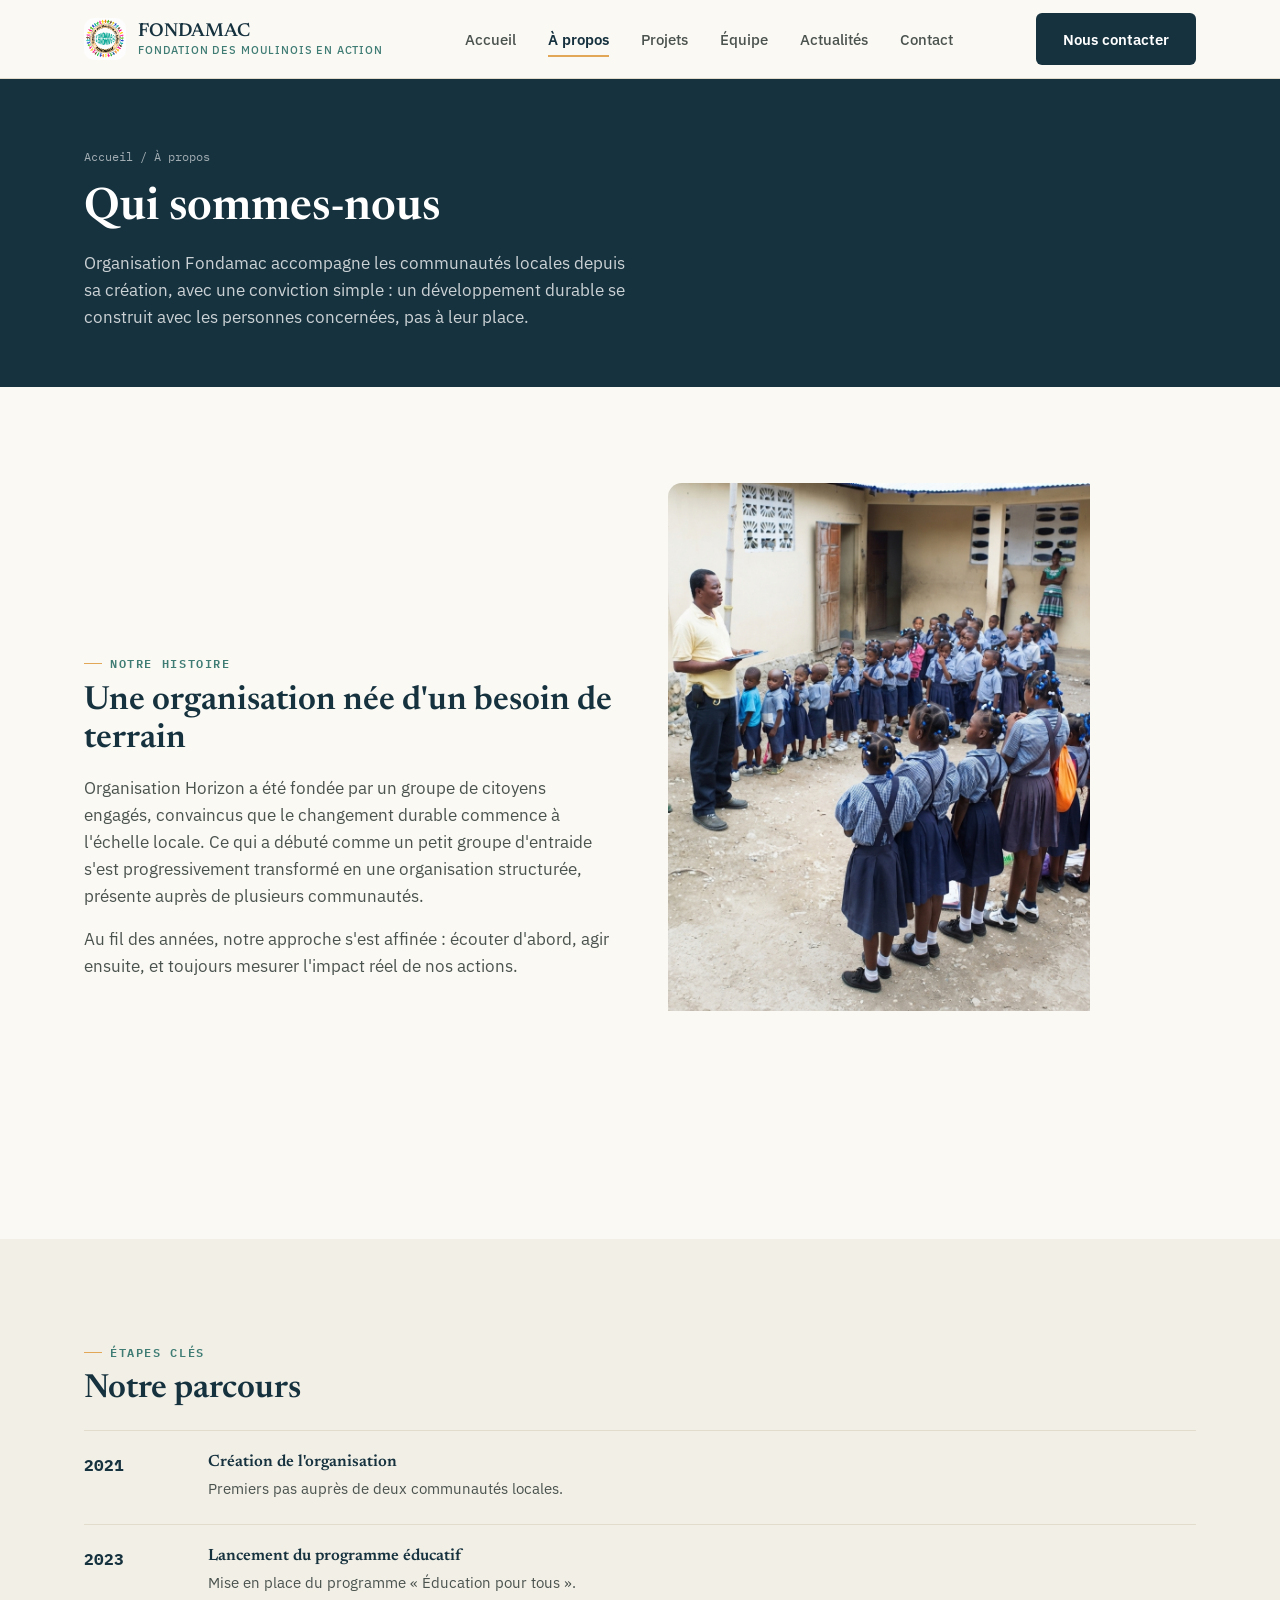
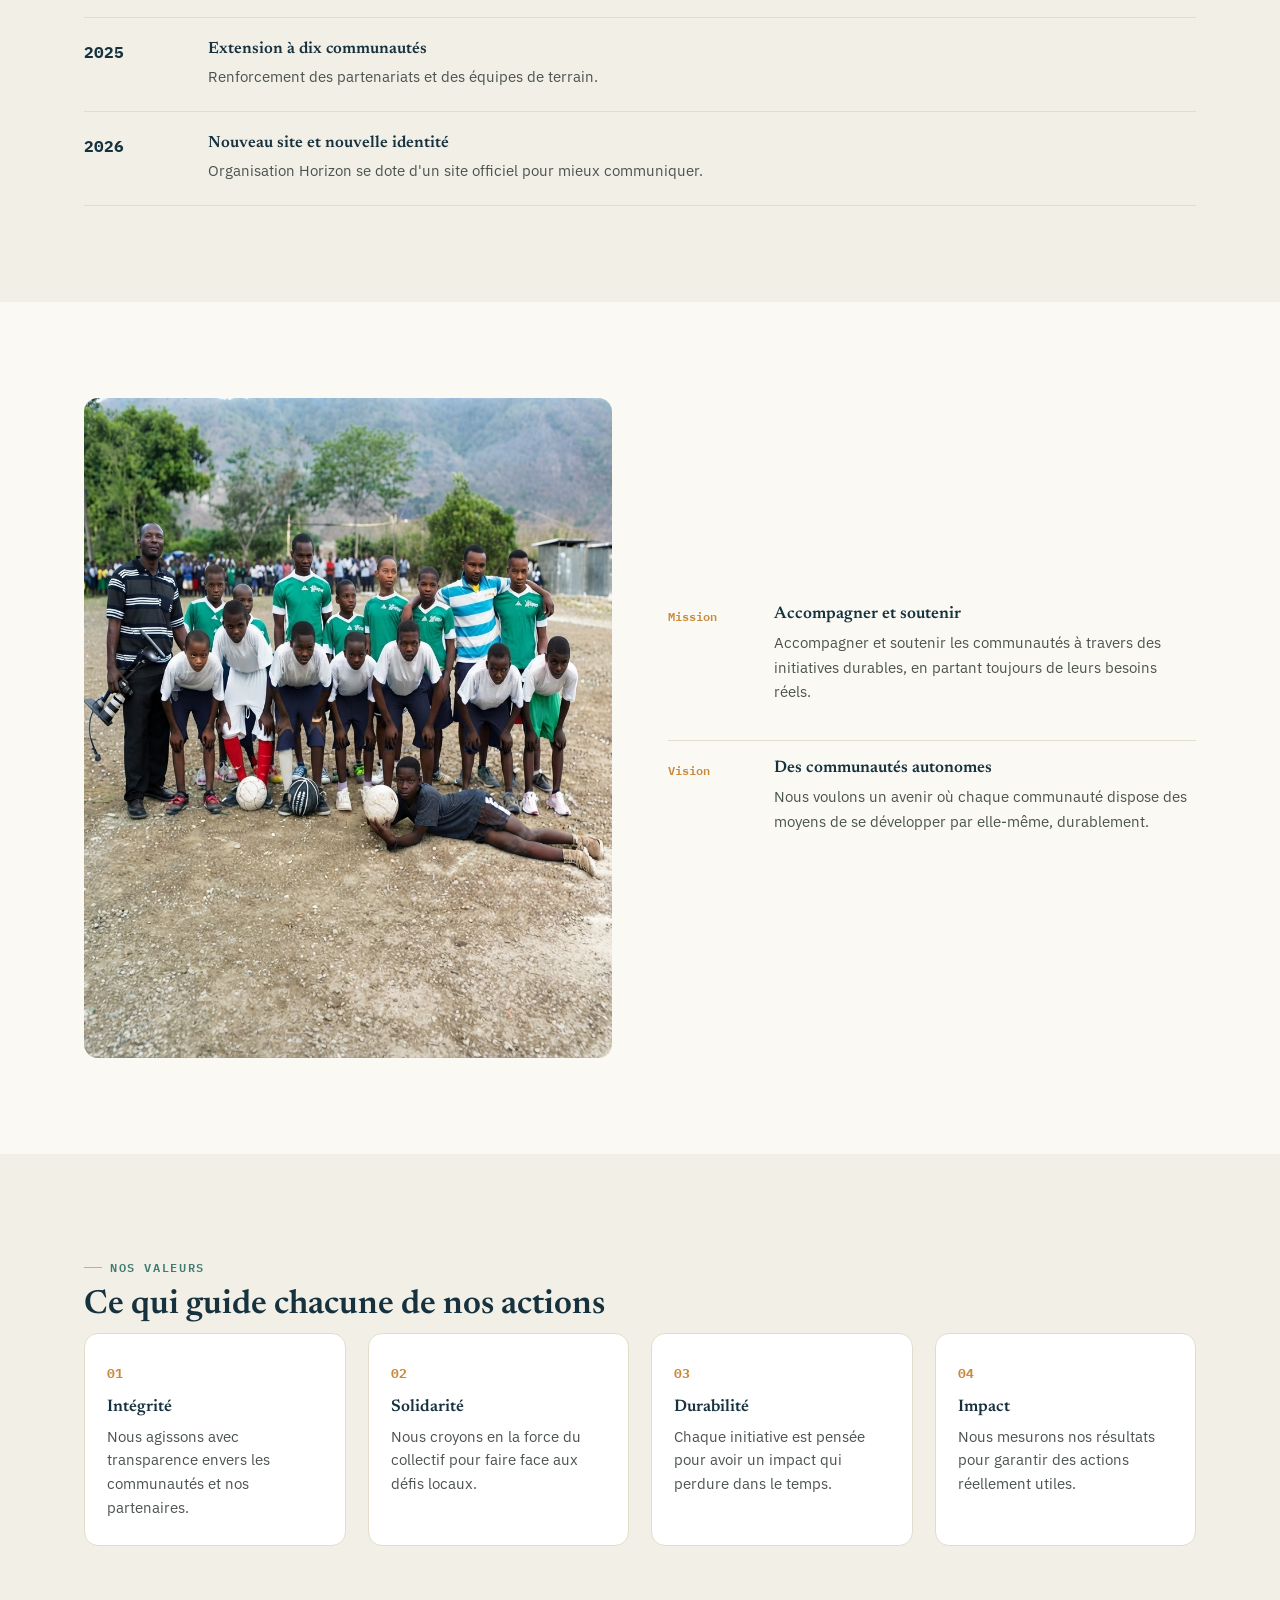
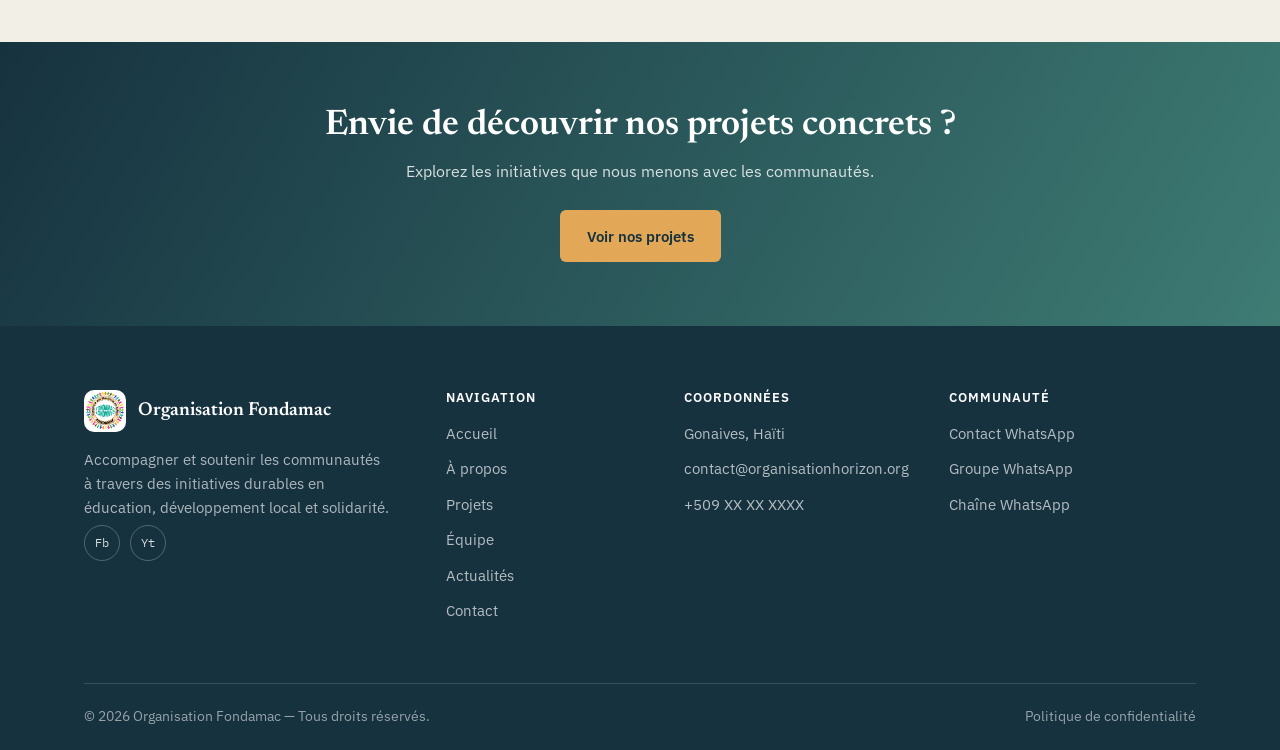
<file: about.html>
<!DOCTYPE html>
<html lang="fr">
<head>
<meta charset="UTF-8">
<meta name="viewport" content="width=device-width, initial-scale=1.0">
<title>FONDAMAC —  Fondation des moulinois en action.</title>
<meta name="description" content="Découvrez l'histoire, la mission, la vision et les valeurs de l'Organisation Fondamac.">
<link rel="stylesheet" href="css/style.css">
</head>
<body>

<header class="site-header">
  <div class="container">
    <a href="index.html" class="brand">
      <img src="images/logo/logoorganization.png" alt="Logo Organisation Fondamac" style="width:42px; height:42px; border-radius:10px; object-fit:contain;">
      <span class="brand-name">FONDAMAC <small>Fondation des moulinois en action</small></span>
    </a>
    <nav class="main-nav" aria-label="Navigation principale">
      <a href="index.html">Accueil</a>
      <a href="about.html" class="active">À propos</a>
      <a href="projects.html">Projets</a>
      <a href="team.html">Équipe</a>
      <a href="news.html">Actualités</a>
      <a href="contact.html">Contact</a>
    </nav>
    <div class="header-actions">
      <a href="contact.html" class="btn btn-dark">Nous contacter</a>
      <button class="hamburger" aria-label="Ouvrir le menu" aria-expanded="false"><span></span><span></span><span></span></button>
    </div>
  </div>
</header>

<nav class="mobile-nav" aria-label="Navigation mobile">
  <a href="index.html">Accueil</a>
  <a href="about.html">À propos</a>
  <a href="projects.html">Projets</a>
  <a href="team.html">Équipe</a>
  <a href="news.html">Actualités</a>
  <a href="contact.html">Contact</a>
  <a href="contact.html" class="btn btn-dark btn-block">Nous contacter</a>
</nav>

<section class="page-header">
  <div class="container">
    <span class="breadcrumb"><a href="index.html">Accueil</a> / À propos</span>
    <h1>Qui sommes-nous</h1>
    <p>Organisation Fondamac accompagne les communautés locales depuis sa création, avec une conviction simple : un développement durable se construit avec les personnes concernées, pas à leur place.</p>
  </div>
</section>

<!-- HISTOIRE -->
<section class="reveal">
  <div class="container two-col">
    <div>
      <span class="eyebrow">Notre histoire</span>
      <h2 style="margin-top:10px; font-size: clamp(1.6rem,2.6vw,2.2rem);">Une organisation née d'un besoin de terrain</h2>
      <p style="margin-top:16px; color:var(--ink-soft); font-size:1.05rem;">Organisation Horizon a été fondée par un groupe de citoyens engagés, convaincus que le changement durable commence à l'échelle locale. Ce qui a débuté comme un petit groupe d'entraide s'est progressivement transformé en une organisation structurée, présente auprès de plusieurs communautés.</p>
      <p style="margin-top:16px; color:var(--ink-soft); font-size:1.05rem;">Au fil des années, notre approche s'est affinée : écouter d'abord, agir ensuite, et toujours mesurer l'impact réel de nos actions.</p>
    </div>
    <div class="about-figure">
  <img src="images/hero/equipe-terrain.jpg" alt="Équipe sur le terrain" style="width:80%; height:80%; object-fit:cover;">
</div>
  </div>
</section>

<!-- TIMELINE -->
<section class="section-alt reveal">
  <div class="container">
    <div class="simple-head">
      <span class="eyebrow">Étapes clés</span>
      <h2>Notre parcours</h2>
    </div>
    <div class="timeline">
      <div class="timeline-item">
        <span class="timeline-year">2021</span>
        <div><h4>Création de l'organisation</h4><p>Premiers pas auprès de deux communautés locales.</p></div>
      </div>
      <div class="timeline-item">
        <span class="timeline-year">2023</span>
        <div><h4>Lancement du programme éducatif</h4><p>Mise en place du programme « Éducation pour tous ».</p></div>
      </div>
      <div class="timeline-item">
        <span class="timeline-year">2025</span>
        <div><h4>Extension à dix communautés</h4><p>Renforcement des partenariats et des équipes de terrain.</p></div>
      </div>
      <div class="timeline-item">
        <span class="timeline-year">2026</span>
        <div><h4>Nouveau site et nouvelle identité</h4><p>Organisation Horizon se dote d'un site officiel pour mieux communiquer.</p></div>
      </div>
    </div>
  </div>
</section>

<!-- MISSION / VISION -->
<section class="reveal">
  <div class="container two-col">
    <div class="about-figure">
  <img src="images/hero/activite-communautaire.jpg" alt="Équipe sur le terrain" style="width:100%; height:100%; object-fit:cover;">
</div>
    <div>
      <div class="pillars" style="margin-top:0;">
        <div class="pillar" style="border-top:0; padding-top:0;">
          <span class="pillar-label">Mission</span>
          <div class="pillar-body">
            <h4>Accompagner et soutenir</h4>
            <p>Accompagner et soutenir les communautés à travers des initiatives durables, en partant toujours de leurs besoins réels.</p>
          </div>
        </div>
        <div class="pillar">
          <span class="pillar-label">Vision</span>
          <div class="pillar-body">
            <h4>Des communautés autonomes</h4>
            <p>Nous voulons un avenir où chaque communauté dispose des moyens de se développer par elle-même, durablement.</p>
          </div>
        </div>
      </div>
    </div>
  </div>
</section>

<!-- VALEURS -->
<section class="section-alt reveal">
  <div class="container">
    <div class="simple-head">
      <span class="eyebrow">Nos valeurs</span>
      <h2>Ce qui guide chacune de nos actions</h2>
    </div>
    <div class="values-grid">
      <div class="value-card">
        <span class="num">01</span>
        <h4>Intégrité</h4>
        <p>Nous agissons avec transparence envers les communautés et nos partenaires.</p>
      </div>
      <div class="value-card">
        <span class="num">02</span>
        <h4>Solidarité</h4>
        <p>Nous croyons en la force du collectif pour faire face aux défis locaux.</p>
      </div>
      <div class="value-card">
        <span class="num">03</span>
        <h4>Durabilité</h4>
        <p>Chaque initiative est pensée pour avoir un impact qui perdure dans le temps.</p>
      </div>
      <div class="value-card">
        <span class="num">04</span>
        <h4>Impact</h4>
        <p>Nous mesurons nos résultats pour garantir des actions réellement utiles.</p>
      </div>
    </div>
  </div>
</section>

<section class="cta-band">
  <div class="container">
    <h2>Envie de découvrir nos projets concrets ?</h2>
    <p>Explorez les initiatives que nous menons avec les communautés.</p>
    <div class="hero-ctas">
      <a href="projects.html" class="btn btn-primary">Voir nos projets</a>
    </div>
  </div>
</section>

<footer class="site-footer">
  <div class="container">
    <div class="footer-grid">
      <div class="footer-brand">
        <a href="index.html" class="brand">
          <img src="images/logo/logoorganization.png" alt="Logo Organisation Horizon" style="width:42px; height:42px; border-radius:10px; object-fit:contain;">
          <span class="brand-name">Organisation Fondamac </span>
        </a>
        <p class="footer-about">Accompagner et soutenir les communautés à travers des initiatives durables en éducation, développement local et solidarité.</p>
        <div class="footer-social">
          <a href="#" aria-label="Facebook">Fb</a>
          <a href="https://youtu.be/pl7oykXl89A" aria-label="YouTube">Yt</a>
       <!--   <a href="#" aria-label="LinkedIn">In</a> -->
        </div>
      </div>
      <div class="footer-col">
        <h4>Navigation</h4>
        <a href="index.html">Accueil</a>
        <a href="about.html">À propos</a>
        <a href="projects.html">Projets</a>
        <a href="team.html">Équipe</a>
        <a href="news.html">Actualités</a>
        <a href="contact.html">Contact</a>
      </div>
      <div class="footer-col">
        <h4>Coordonnées</h4>
        <p>Gonaives, Haïti</p>
        <a href="mailto:contact@organisationhorizon.org">contact@organisationhorizon.org</a>
        <a href="https://wa.me/509XXXXXXXX" target="_blank" rel="noopener">+509 XX XX XXXX</a>
      </div>
      <div class="footer-col">
        <h4>Communauté</h4>
        <a href="https://wa.me/509XXXXXXXX" target="_blank" rel="noopener">Contact WhatsApp</a>
        <a href="#">Groupe WhatsApp</a>
        <a href="#">Chaîne WhatsApp</a>
      </div>
    </div>
    <div class="footer-bottom">
      <span>© 2026 Organisation Fondamac — Tous droits réservés.</span>
      <a href="#">Politique de confidentialité</a>
    </div>
  </div>
</footer>

<script src="js/script.js"></script>
</body>
</html>
</file>
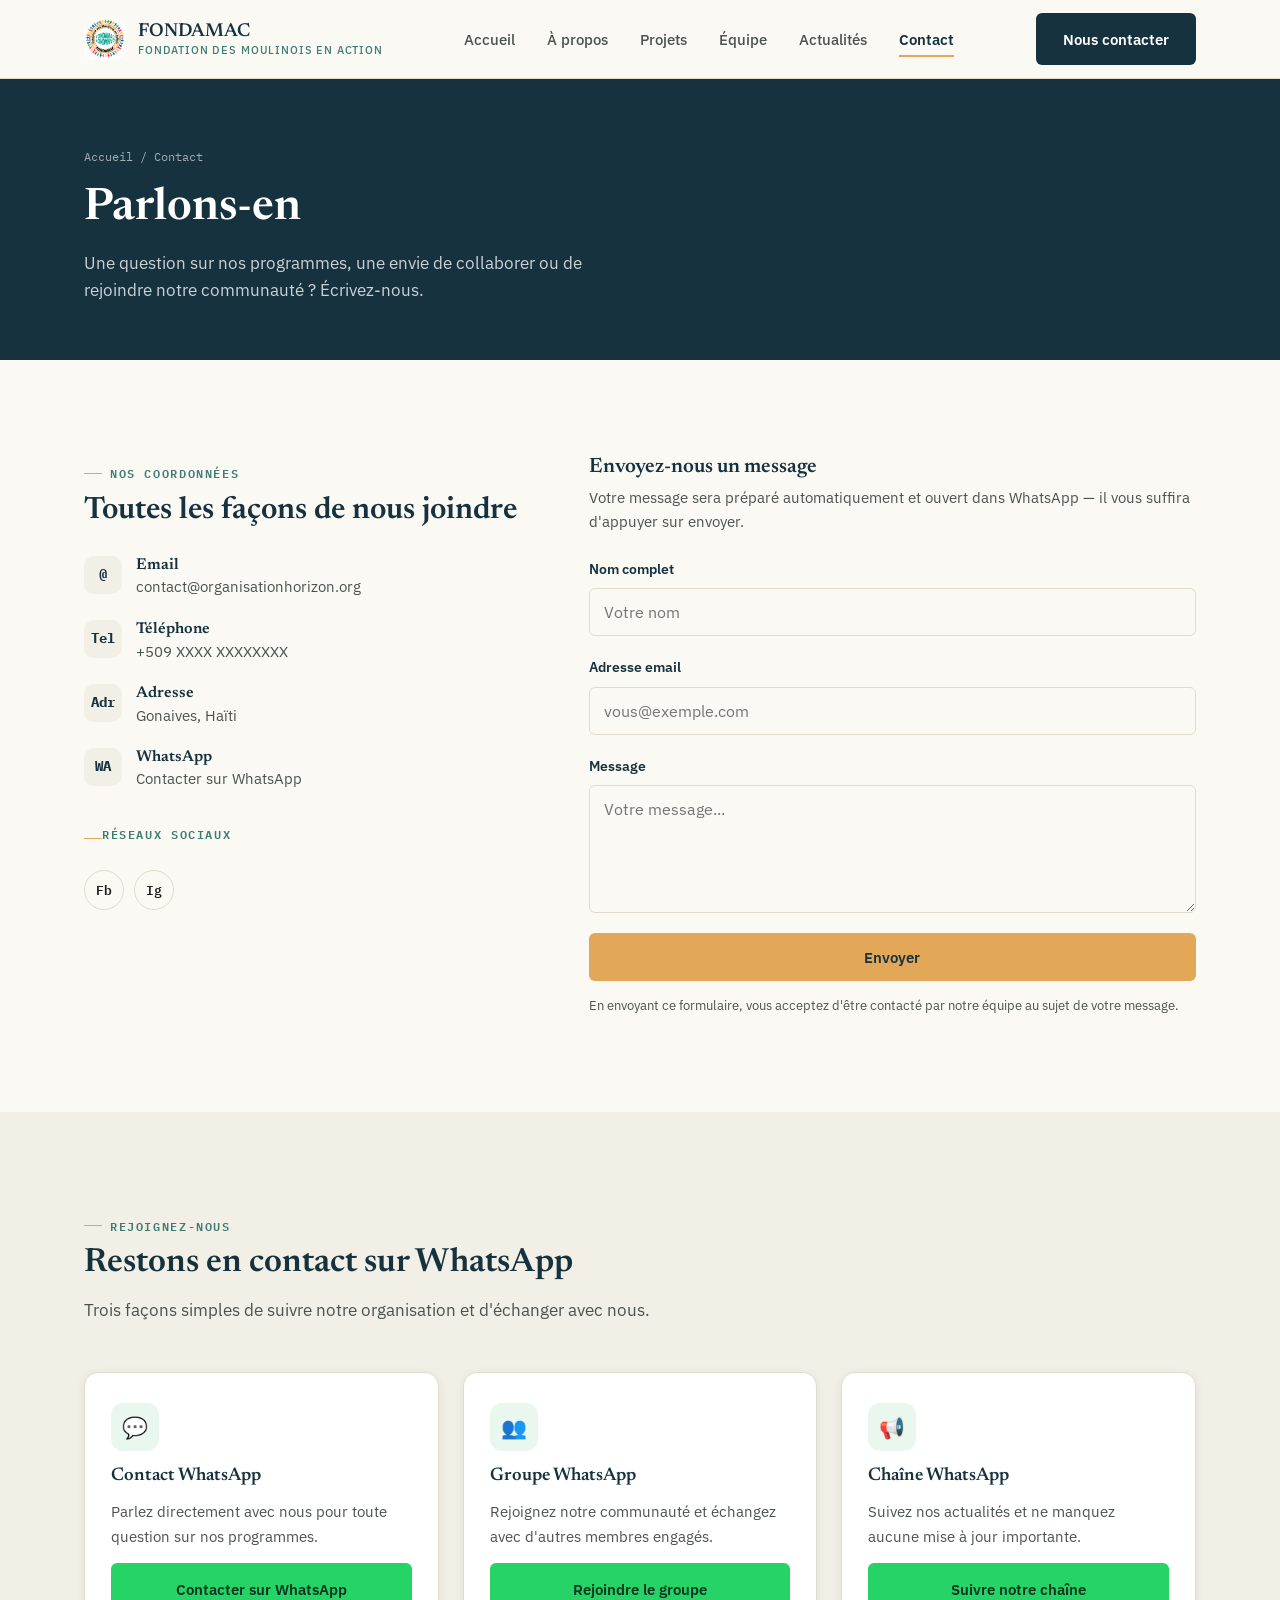
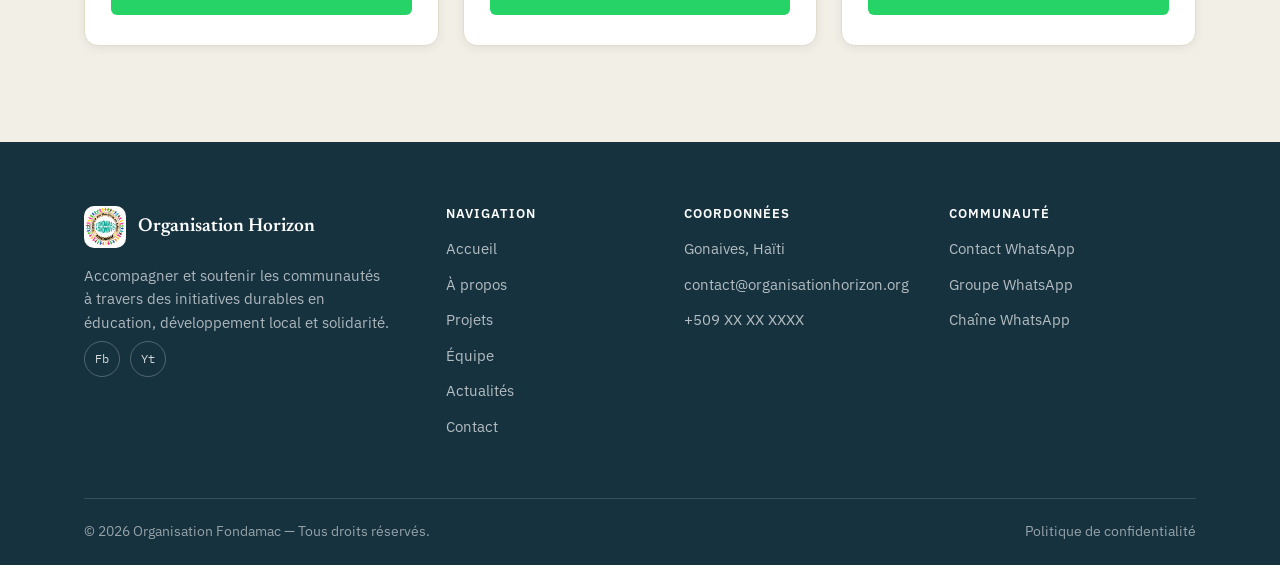
<file: contact.html>
<!DOCTYPE html>
<html lang="fr">
<head>
<meta charset="UTF-8">
<meta name="viewport" content="width=device-width, initial-scale=1.0">
<title>FONDAMAC —  Fondation des moulinois en action.</title>
<meta name="description" content="Contactez Organisation Fondamac par email, téléphone, WhatsApp ou via notre formulaire en ligne.">
<link rel="stylesheet" href="css/style.css">
</head>
<body>

<header class="site-header">
  <div class="container">
    <a href="index.html" class="brand">
      <img src="images/logo/logoorganization.png" alt="Logo Organisation Fondamac" style="width:42px; height:42px; border-radius:10px; object-fit:contain;">
      <span class="brand-name">FONDAMAC <small>Fondation des moulinois en action</small></span>
    </a>
    <nav class="main-nav" aria-label="Navigation principale">
      <a href="index.html">Accueil</a>
      <a href="about.html">À propos</a>
      <a href="projects.html">Projets</a>
      <a href="team.html">Équipe</a>
      <a href="news.html">Actualités</a>
      <a href="contact.html" class="active">Contact</a>
    </nav>
    <div class="header-actions">
      <a href="contact.html" class="btn btn-dark">Nous contacter</a>
      <button class="hamburger" aria-label="Ouvrir le menu" aria-expanded="false"><span></span><span></span><span></span></button>
    </div>
  </div>
</header>

<nav class="mobile-nav" aria-label="Navigation mobile">
  <a href="index.html">Accueil</a>
  <a href="about.html">À propos</a>
  <a href="projects.html">Projets</a>
  <a href="team.html">Équipe</a>
  <a href="news.html">Actualités</a>
  <a href="contact.html">Contact</a>
  <a href="contact.html" class="btn btn-dark btn-block">Nous contacter</a>
</nav>

<section class="page-header">
  <div class="container">
    <span class="breadcrumb"><a href="index.html">Accueil</a> / Contact</span>
    <h1>Parlons-en</h1>
    <p>Une question sur nos programmes, une envie de collaborer ou de rejoindre notre communauté ? Écrivez-nous.</p>
  </div>
</section>

<section class="reveal">
  <div class="container contact-grid">

    <div>
      <span class="eyebrow">Nos coordonnées</span>
      <h2 style="margin-top:10px; font-size: clamp(1.5rem,2.4vw,2rem);">Toutes les façons de nous joindre</h2>

      <div class="contact-info-list">
        <div class="contact-info-item">
          <span class="contact-info-icon">@</span>
          <div>
            <h4>Email</h4>
            <a href="mailto:contact@organisationhorizon.org">contact@organisationhorizon.org</a>
          </div>
        </div>
        <div class="contact-info-item">
          <span class="contact-info-icon">Tel</span>
          <div>
            <h4>Téléphone</h4>
            <p>+509 XXXX XXXXXXXX</p>
          </div>
        </div>
        <div class="contact-info-item">
          <span class="contact-info-icon">Adr</span>
          <div>
            <h4>Adresse</h4>
            <p>Gonaives, Haïti </p>
          </div>
        </div>
        <div class="contact-info-item">
          <span class="contact-info-icon">WA</span>
          <div>
            <h4>WhatsApp</h4>
            <a href="https://wa.me/509XXXXXXXX" target="_blank" rel="noopener">Contacter sur WhatsApp</a>
          </div>
        </div>
      </div>

      <span class="eyebrow" style="margin-top:34px; display:block;">Réseaux sociaux</span>
      <div class="social-row">
        <a href="#" aria-label="Facebook">Fb</a>
        <a href="#" aria-label="Instagram">Ig</a>
       <!--  <a href="#" aria-label="LinkedIn">In</a> -->
              </div>
    </div>

    <div class="contact-form">
      <h3 style="font-size:1.3rem; margin-bottom:6px;">Envoyez-nous un message</h3>
<p style="color:var(--ink-soft); font-size:0.94rem; margin-bottom:24px;">Votre message sera préparé automatiquement et ouvert dans WhatsApp — il vous suffira d'appuyer sur envoyer.</p>

<form id="contact-form" novalidate>
        <div class="form-row">
          <label for="name">Nom complet</label>
          <input type="text" id="name" name="name" placeholder="Votre nom" required>
        </div>
        <div class="form-row">
          <label for="email">Adresse email</label>
          <input type="email" id="email" name="email" placeholder="vous@exemple.com" required>
        </div>
        <div class="form-row">
          <label for="message">Message</label>
          <textarea id="message" name="message" rows="5" placeholder="Votre message..." required></textarea>
        </div>
        <button type="submit" class="btn btn-primary btn-block">Envoyer</button>
        <p class="form-note">En envoyant ce formulaire, vous acceptez d'être contacté par notre équipe au sujet de votre message.</p>
      </form>
    </div>

  </div>
</section>

<section class="community reveal">
  <div class="container">
    <div class="section-head">
      <span class="eyebrow">Rejoignez-nous</span>
      <h2>Restons en contact sur WhatsApp</h2>
      <p>Trois façons simples de suivre notre organisation et d'échanger avec nous.</p>
    </div>
    <div class="community-grid">
      <div class="community-card">
        <div class="community-icon">💬</div>
        <h3>Contact WhatsApp</h3>
        <p>Parlez directement avec nous pour toute question sur nos programmes.</p>
        <a href="https://wa.me/509XXXXXXXX" target="_blank" rel="noopener" class="btn btn-whatsapp">Contacter sur WhatsApp</a>
      </div>
      <div class="community-card">
        <div class="community-icon">👥</div>
        <h3>Groupe WhatsApp</h3>
        <p>Rejoignez notre communauté et échangez avec d'autres membres engagés.</p>
        <a href="https://XXXXXXXX" class="btn btn-whatsapp">Rejoindre le groupe</a>
      </div>
      <div class="community-card">
        <div class="community-icon">📢</div>
        <h3>Chaîne WhatsApp</h3>
        <p>Suivez nos actualités et ne manquez aucune mise à jour importante.</p>
        <a href="#" class="btn btn-whatsapp">Suivre notre chaîne</a>
      </div>
    </div>
  </div>
</section>

<footer class="site-footer">
  <div class="container">
    <div class="footer-grid">
      <div class="footer-brand">
        <a href="index.html" class="brand">
          <img src="images/logo/logoorganization.png" alt="Logo Organisation Horizon" style="width:42px; height:42px; border-radius:10px; object-fit:contain;">
          <span class="brand-name">Organisation Horizon</span>
        </a>
        <p class="footer-about">Accompagner et soutenir les communautés à travers des initiatives durables en éducation, développement local et solidarité.</p>
        <div class="footer-social">
          <a href="#" aria-label="Facebook">Fb</a>
          <a href="https://youtu.be/pl7oykXl89A" aria-label="YouTube">Yt</a>
          <!-- <a href="#" aria-label="Instagram">Ig</a> -->
         <!--  <a href="#" aria-label="LinkedIn">In</a> -->
        </div>
      </div>
      <div class="footer-col">
        <h4>Navigation</h4>
        <a href="index.html">Accueil</a>
        <a href="about.html">À propos</a>
        <a href="projects.html">Projets</a>
        <a href="team.html">Équipe</a>
        <a href="news.html">Actualités</a>
        <a href="contact.html">Contact</a>
      </div>
      <div class="footer-col">
        <h4>Coordonnées</h4>
        <p>Gonaives, Haïti</p>
        <a href="mailto:contact@organisationhorizon.org">contact@organisationhorizon.org</a>
        <a href="https://wa.me/509XXXXXXXX" target="_blank" rel="noopener">+509 XX XX XXXX</a>
      </div>
      <div class="footer-col">
        <h4>Communauté</h4>
        <a href="https://wa.me/509XXXXXXXX" target="_blank" rel="noopener">Contact WhatsApp</a>
        <a href="#">Groupe WhatsApp</a>
        <a href="#">Chaîne WhatsApp</a>
      </div>
    </div>
    <div class="footer-bottom">
      <span>© 2026 Organisation Fondamac — Tous droits réservés.</span>
      <a href="#">Politique de confidentialité</a>
    </div>
  </div>
</footer>

<script src="js/script.js"></script>
</body>
</html>
</file>
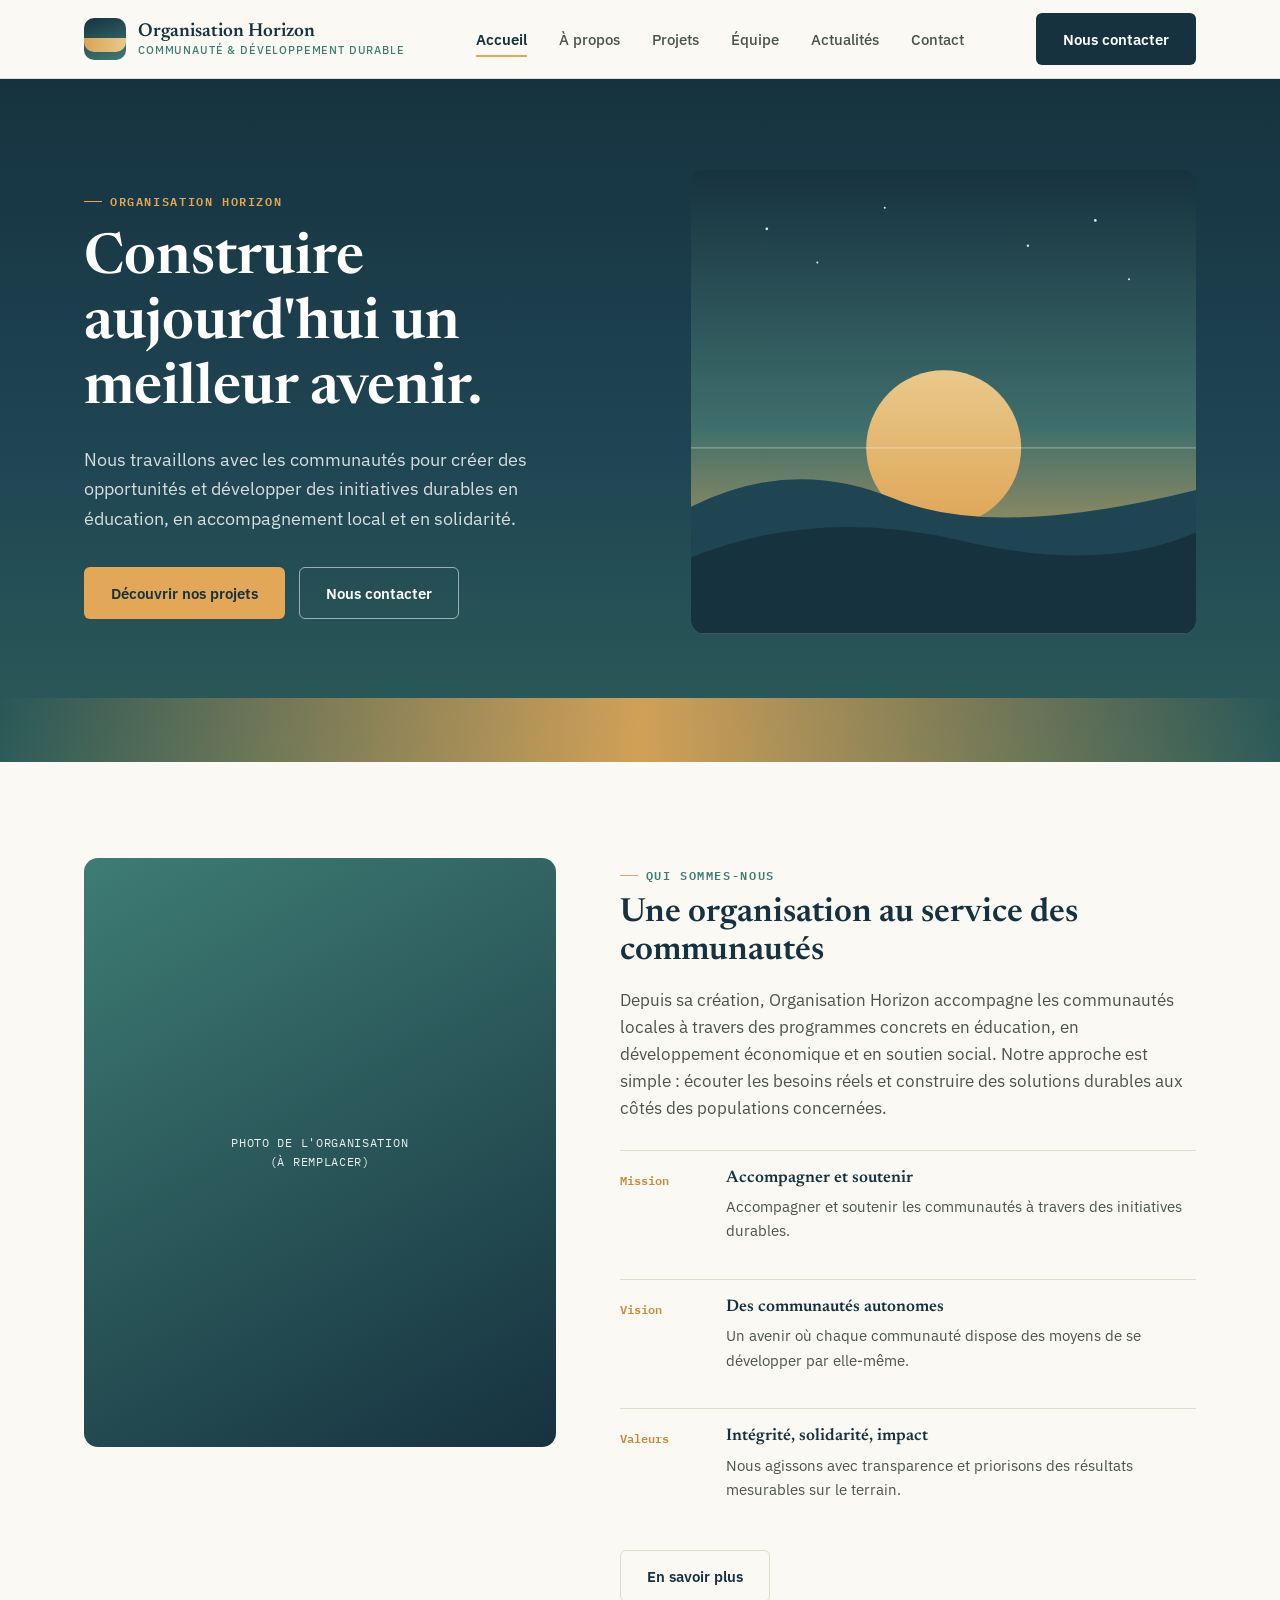
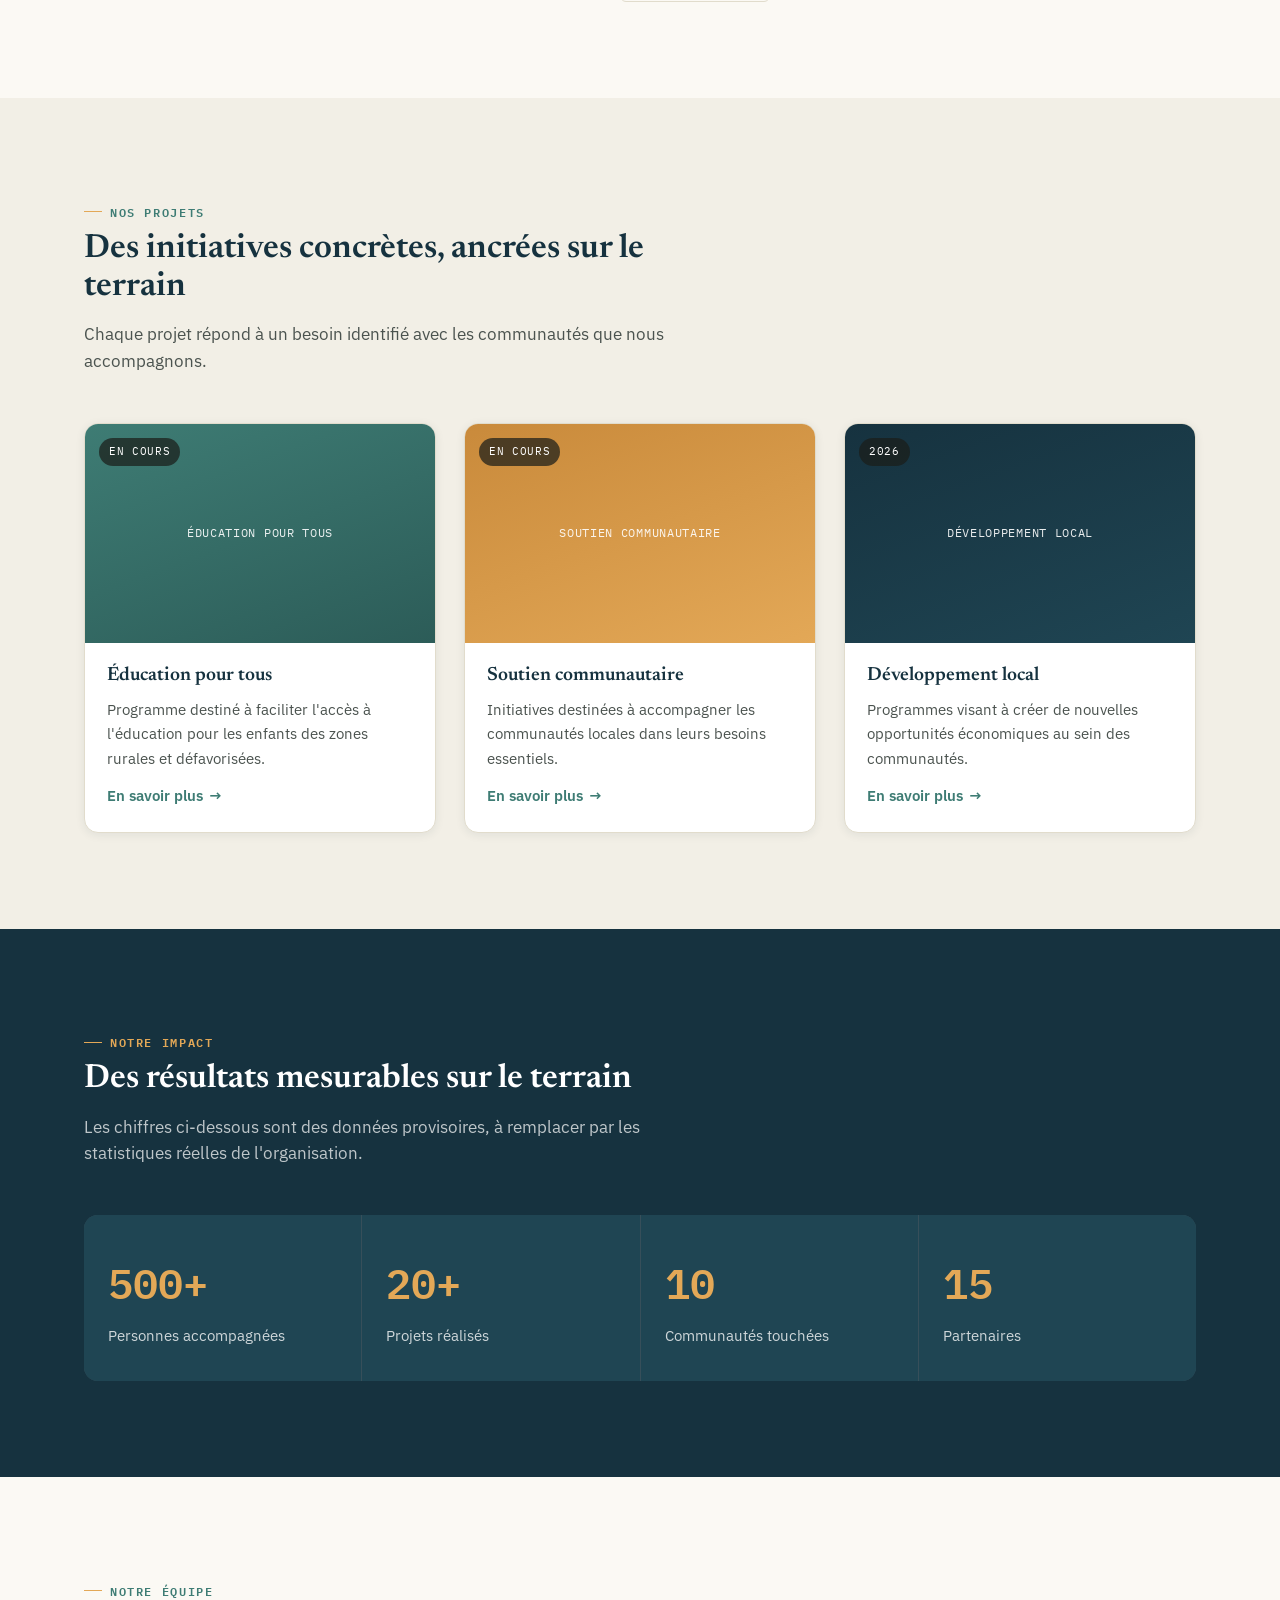
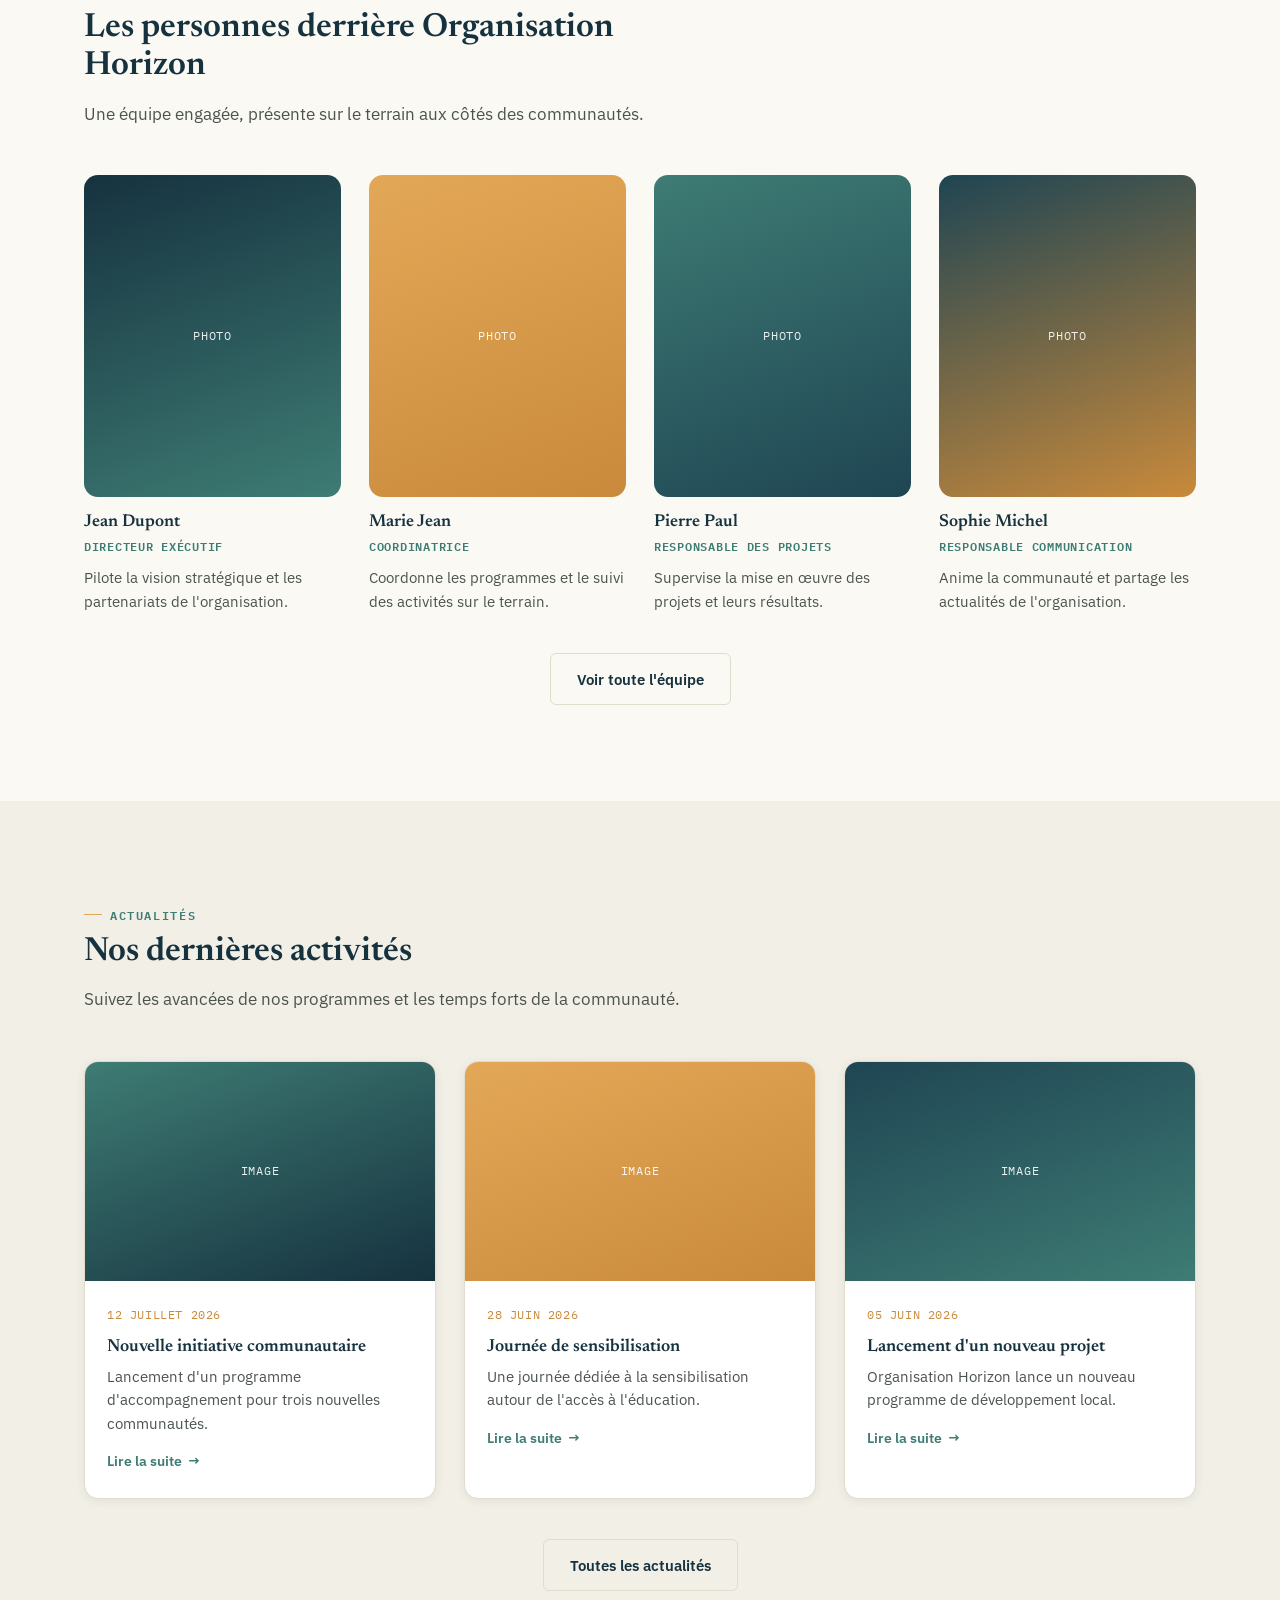
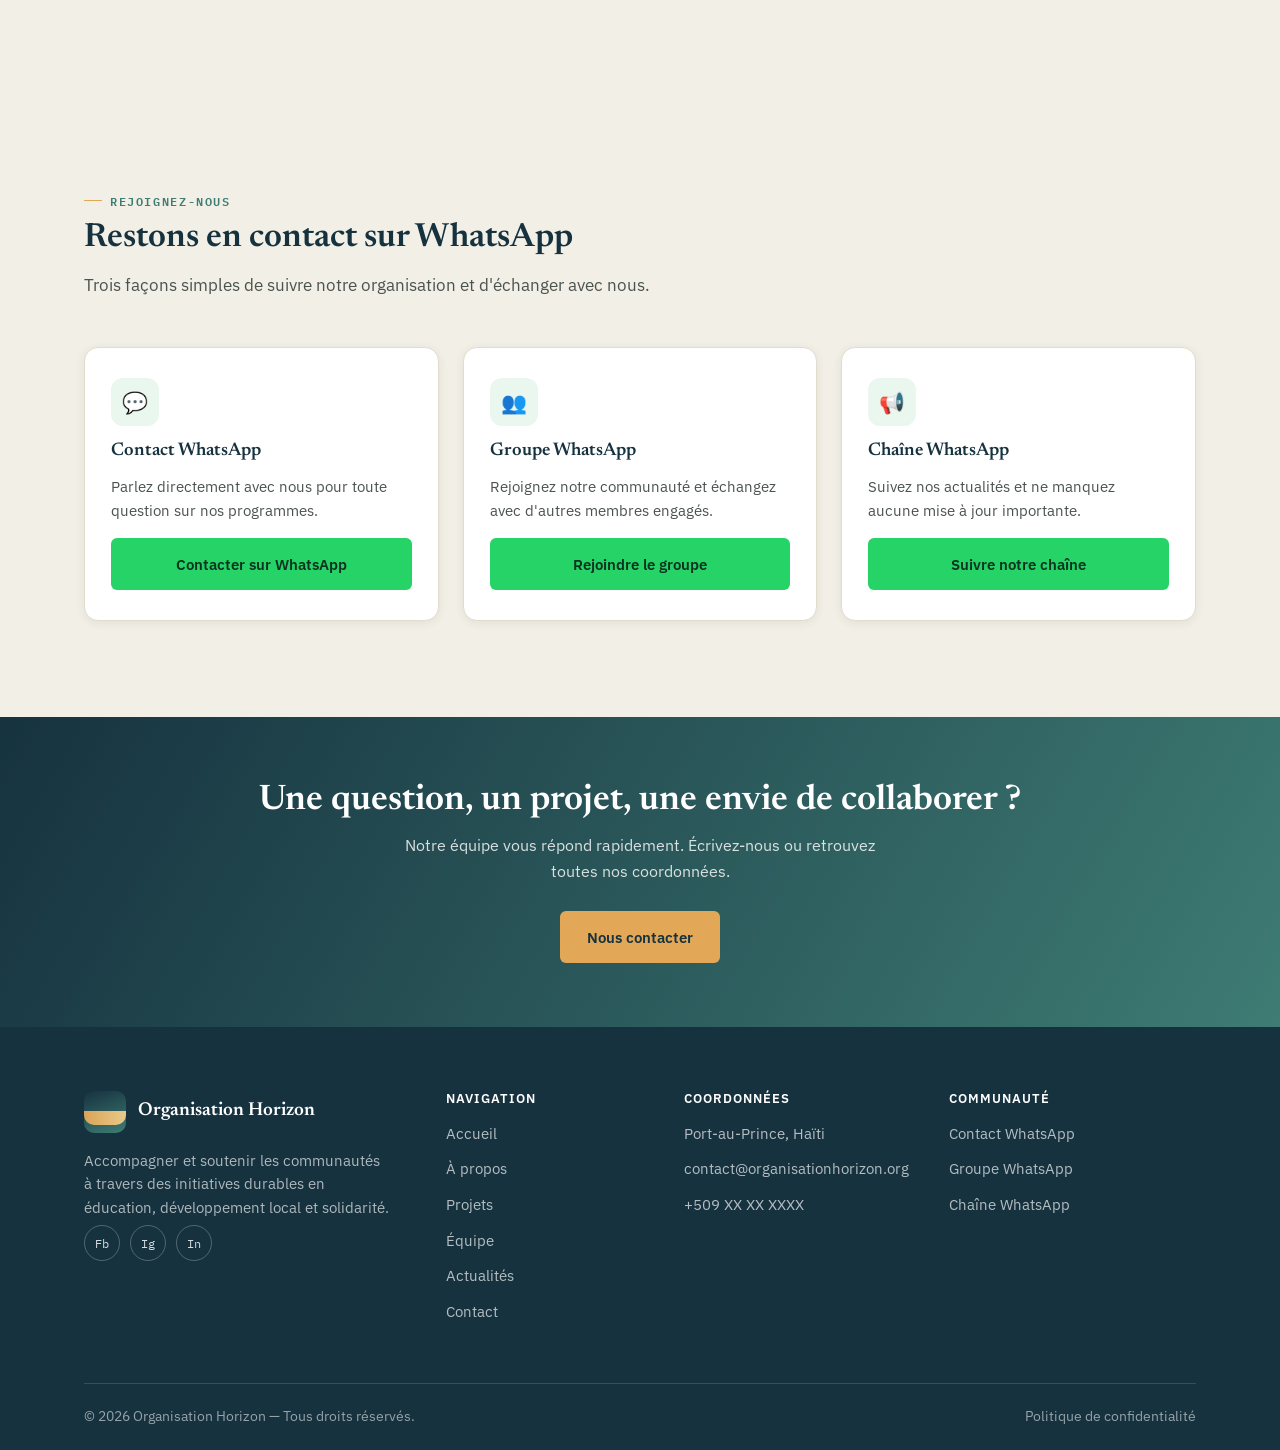
<file: index (2).html>
<!DOCTYPE html>
<html lang="fr">
<head>
<meta charset="UTF-8">
<meta name="viewport" content="width=device-width, initial-scale=1.0">
<title>Organisation Horizon — Construire aujourd'hui un meilleur avenir</title>
<meta name="description" content="Organisation Horizon accompagne et soutient les communautés à travers des initiatives durables en éducation, développement local et solidarité.">
<link rel="preconnect" href="https://fonts.googleapis.com">
<link rel="stylesheet" href="css/style.css">
</head>
<body>

<!-- ================= HEADER ================= -->
<header class="site-header">
  <div class="container">
    <a href="index.html" class="brand">
      <span class="brand-mark" aria-hidden="true"></span>
      <span class="brand-name">Organisation Horizon<small>Communauté &amp; développement durable</small></span>
    </a>

    <nav class="main-nav" aria-label="Navigation principale">
      <a href="index.html" class="active">Accueil</a>
      <a href="about.html">À propos</a>
      <a href="projects.html">Projets</a>
      <a href="team.html">Équipe</a>
      <a href="news.html">Actualités</a>
      <a href="contact.html">Contact</a>
    </nav>

    <div class="header-actions">
      <a href="contact.html" class="btn btn-dark">Nous contacter</a>
      <button class="hamburger" aria-label="Ouvrir le menu" aria-expanded="false">
        <span></span><span></span><span></span>
      </button>
    </div>
  </div>
</header>

<nav class="mobile-nav" aria-label="Navigation mobile">
  <a href="index.html">Accueil</a>
  <a href="about.html">À propos</a>
  <a href="projects.html">Projets</a>
  <a href="team.html">Équipe</a>
  <a href="news.html">Actualités</a>
  <a href="contact.html">Contact</a>
  <a href="contact.html" class="btn btn-dark btn-block">Nous contacter</a>
</nav>

<!-- ================= HERO ================= -->
<section class="hero">
  <div class="container">
    <div class="hero-text">
      <span class="eyebrow hero-eyebrow">Organisation Horizon</span>
      <h1>Construire aujourd'hui un meilleur avenir.</h1>
      <p class="hero-lede">Nous travaillons avec les communautés pour créer des opportunités et développer des initiatives durables en éducation, en accompagnement local et en solidarité.</p>
      <div class="hero-ctas">
        <a href="projects.html" class="btn btn-primary">Découvrir nos projets</a>
        <a href="contact.html" class="btn btn-outline">Nous contacter</a>
      </div>
    </div>

    <div class="hero-art">
      <svg class="hero-visual" viewBox="0 0 600 550" xmlns="http://www.w3.org/2000/svg" role="img" aria-label="Illustration d'un horizon au lever du jour au-dessus de collines">
        <defs>
          <linearGradient id="skyGrad" x1="0" y1="0" x2="0" y2="1">
            <stop offset="0%" stop-color="#16323F"/>
            <stop offset="55%" stop-color="#3E6E6C"/>
            <stop offset="100%" stop-color="#E3A857"/>
          </linearGradient>
          <linearGradient id="sunGrad" x1="0" y1="0" x2="0" y2="1">
            <stop offset="0%" stop-color="#F3CE8C"/>
            <stop offset="100%" stop-color="#E3A857"/>
          </linearGradient>
        </defs>
        <rect x="0" y="0" width="600" height="550" fill="url(#skyGrad)"/>
        <circle cx="300" cy="330" r="92" fill="url(#sunGrad)" opacity="0.95"/>
        <g opacity="0.9">
          <circle cx="90" cy="70" r="1.6" fill="#fff"/>
          <circle cx="150" cy="110" r="1.2" fill="#fff"/>
          <circle cx="480" cy="60" r="1.6" fill="#fff"/>
          <circle cx="520" cy="130" r="1.2" fill="#fff"/>
          <circle cx="230" cy="45" r="1.2" fill="#fff"/>
          <circle cx="400" cy="90" r="1.4" fill="#fff"/>
        </g>
        <path d="M0 400 Q120 340 240 390 T600 380 V550 H0 Z" fill="#1F4553"/>
        <path d="M0 460 Q150 400 320 440 T600 430 V550 H0 Z" fill="#16323F"/>
        <line x1="0" y1="330" x2="600" y2="330" stroke="#FBF9F4" stroke-opacity="0.35" stroke-width="1.5"/>
      </svg>
    </div>
  </div>
  <div class="hero-bottom" aria-hidden="true"></div>
</section>

<!-- ================= À PROPOS (résumé) ================= -->
<section id="about" class="reveal">
  <div class="container about-grid">
    <div class="about-figure" style="background: linear-gradient(150deg, var(--teal), var(--navy));">
      <div class="art-block">Photo de l'organisation<br>(à remplacer)</div>
    </div>
    <div>
      <span class="eyebrow">Qui sommes-nous</span>
      <h2 style="margin-top:10px; font-size: clamp(1.7rem,2.6vw,2.3rem);">Une organisation au service des communautés</h2>
      <p style="margin-top:16px; color:var(--ink-soft); font-size:1.05rem;">Depuis sa création, Organisation Horizon accompagne les communautés locales à travers des programmes concrets en éducation, en développement économique et en soutien social. Notre approche est simple : écouter les besoins réels et construire des solutions durables aux côtés des populations concernées.</p>

      <div class="pillars">
        <div class="pillar">
          <span class="pillar-label">Mission</span>
          <div class="pillar-body">
            <h4>Accompagner et soutenir</h4>
            <p>Accompagner et soutenir les communautés à travers des initiatives durables.</p>
          </div>
        </div>
        <div class="pillar">
          <span class="pillar-label">Vision</span>
          <div class="pillar-body">
            <h4>Des communautés autonomes</h4>
            <p>Un avenir où chaque communauté dispose des moyens de se développer par elle-même.</p>
          </div>
        </div>
        <div class="pillar">
          <span class="pillar-label">Valeurs</span>
          <div class="pillar-body">
            <h4>Intégrité, solidarité, impact</h4>
            <p>Nous agissons avec transparence et priorisons des résultats mesurables sur le terrain.</p>
          </div>
        </div>
      </div>

      <a href="about.html" class="btn btn-ghost" style="margin-top:30px;">En savoir plus</a>
    </div>
  </div>
</section>

<!-- ================= PROJETS ================= -->
<section class="section-alt reveal">
  <div class="container">
    <div class="section-head">
      <span class="eyebrow">Nos projets</span>
      <h2>Des initiatives concrètes, ancrées sur le terrain</h2>
      <p>Chaque projet répond à un besoin identifié avec les communautés que nous accompagnons.</p>
    </div>

    <div class="card-grid">
      <article class="project-card">
        <div class="project-media" style="background: linear-gradient(160deg, var(--teal), #2C5C58);">
          <span class="project-status">En cours</span>
          <div class="art-block">Éducation pour tous</div>
        </div>
        <div class="project-body">
          <h3>Éducation pour tous</h3>
          <p>Programme destiné à faciliter l'accès à l'éducation pour les enfants des zones rurales et défavorisées.</p>
          <a href="projects.html" class="project-link">En savoir plus</a>
        </div>
      </article>

      <article class="project-card">
        <div class="project-media" style="background: linear-gradient(160deg, var(--gold-dim), var(--gold));">
          <span class="project-status">En cours</span>
          <div class="art-block">Soutien communautaire</div>
        </div>
        <div class="project-body">
          <h3>Soutien communautaire</h3>
          <p>Initiatives destinées à accompagner les communautés locales dans leurs besoins essentiels.</p>
          <a href="projects.html" class="project-link">En savoir plus</a>
        </div>
      </article>

      <article class="project-card">
        <div class="project-media" style="background: linear-gradient(160deg, var(--navy), var(--navy-2));">
          <span class="project-status">2026</span>
          <div class="art-block">Développement local</div>
        </div>
        <div class="project-body">
          <h3>Développement local</h3>
          <p>Programmes visant à créer de nouvelles opportunités économiques au sein des communautés.</p>
          <a href="projects.html" class="project-link">En savoir plus</a>
        </div>
      </article>
    </div>
  </div>
</section>

<!-- ================= IMPACT ================= -->
<section class="impact reveal">
  <div class="container">
    <div class="section-head">
      <span class="eyebrow">Notre impact</span>
      <h2>Des résultats mesurables sur le terrain</h2>
      <p>Les chiffres ci-dessous sont des données provisoires, à remplacer par les statistiques réelles de l'organisation.</p>
    </div>

    <div class="stats-grid">
      <div class="stat"><div class="stat-num">500+</div><div class="stat-label">Personnes accompagnées</div></div>
      <div class="stat"><div class="stat-num">20+</div><div class="stat-label">Projets réalisés</div></div>
      <div class="stat"><div class="stat-num">10</div><div class="stat-label">Communautés touchées</div></div>
      <div class="stat"><div class="stat-num">15</div><div class="stat-label">Partenaires</div></div>
    </div>
  </div>
</section>

<!-- ================= ÉQUIPE (aperçu) ================= -->
<section class="reveal">
  <div class="container">
    <div class="section-head">
      <span class="eyebrow">Notre équipe</span>
      <h2>Les personnes derrière Organisation Horizon</h2>
      <p>Une équipe engagée, présente sur le terrain aux côtés des communautés.</p>
    </div>

    <div class="team-grid">
      <div class="team-card">
        <div class="team-photo" style="background: linear-gradient(160deg, var(--navy), var(--teal));"><div class="art-block">Photo</div></div>
        <h3>Jean Dupont</h3>
        <div class="team-role">Directeur exécutif</div>
        <p class="team-bio">Pilote la vision stratégique et les partenariats de l'organisation.</p>
      </div>
      <div class="team-card">
        <div class="team-photo" style="background: linear-gradient(160deg, var(--gold), var(--gold-dim));"><div class="art-block">Photo</div></div>
        <h3>Marie Jean</h3>
        <div class="team-role">Coordinatrice</div>
        <p class="team-bio">Coordonne les programmes et le suivi des activités sur le terrain.</p>
      </div>
      <div class="team-card">
        <div class="team-photo" style="background: linear-gradient(160deg, var(--teal), var(--navy-2));"><div class="art-block">Photo</div></div>
        <h3>Pierre Paul</h3>
        <div class="team-role">Responsable des projets</div>
        <p class="team-bio">Supervise la mise en œuvre des projets et leurs résultats.</p>
      </div>
      <div class="team-card">
        <div class="team-photo" style="background: linear-gradient(160deg, var(--navy-2), var(--gold-dim));"><div class="art-block">Photo</div></div>
        <h3>Sophie Michel</h3>
        <div class="team-role">Responsable communication</div>
        <p class="team-bio">Anime la communauté et partage les actualités de l'organisation.</p>
      </div>
    </div>

    <div style="text-align:center; margin-top:40px;">
      <a href="team.html" class="btn btn-ghost">Voir toute l'équipe</a>
    </div>
  </div>
</section>

<!-- ================= ACTUALITÉS (aperçu) ================= -->
<section class="section-alt reveal">
  <div class="container">
    <div class="section-head">
      <span class="eyebrow">Actualités</span>
      <h2>Nos dernières activités</h2>
      <p>Suivez les avancées de nos programmes et les temps forts de la communauté.</p>
    </div>

    <div class="news-grid">
      <article class="news-card">
        <div class="news-media" style="background: linear-gradient(160deg, var(--teal), var(--navy));"><div class="art-block">Image</div></div>
        <div class="news-body">
          <span class="news-date">12 juillet 2026</span>
          <h3>Nouvelle initiative communautaire</h3>
          <p>Lancement d'un programme d'accompagnement pour trois nouvelles communautés.</p>
          <a href="news.html" class="news-link">Lire la suite</a>
        </div>
      </article>
      <article class="news-card">
        <div class="news-media" style="background: linear-gradient(160deg, var(--gold), var(--gold-dim));"><div class="art-block">Image</div></div>
        <div class="news-body">
          <span class="news-date">28 juin 2026</span>
          <h3>Journée de sensibilisation</h3>
          <p>Une journée dédiée à la sensibilisation autour de l'accès à l'éducation.</p>
          <a href="news.html" class="news-link">Lire la suite</a>
        </div>
      </article>
      <article class="news-card">
        <div class="news-media" style="background: linear-gradient(160deg, var(--navy-2), var(--teal));"><div class="art-block">Image</div></div>
        <div class="news-body">
          <span class="news-date">05 juin 2026</span>
          <h3>Lancement d'un nouveau projet</h3>
          <p>Organisation Horizon lance un nouveau programme de développement local.</p>
          <a href="news.html" class="news-link">Lire la suite</a>
        </div>
      </article>
    </div>

    <div style="text-align:center; margin-top:40px;">
      <a href="news.html" class="btn btn-ghost">Toutes les actualités</a>
    </div>
  </div>
</section>

<!-- ================= COMMUNAUTÉ / WHATSAPP ================= -->
<section class="community reveal">
  <div class="container">
    <div class="section-head">
      <span class="eyebrow">Rejoignez-nous</span>
      <h2>Restons en contact sur WhatsApp</h2>
      <p>Trois façons simples de suivre notre organisation et d'échanger avec nous.</p>
    </div>

    <div class="community-grid">
      <div class="community-card">
        <div class="community-icon">💬</div>
        <h3>Contact WhatsApp</h3>
        <p>Parlez directement avec nous pour toute question sur nos programmes.</p>
        <a href="https://wa.me/509XXXXXXXX" target="_blank" rel="noopener" class="btn btn-whatsapp">Contacter sur WhatsApp</a>
      </div>
      <div class="community-card">
        <div class="community-icon">👥</div>
        <h3>Groupe WhatsApp</h3>
        <p>Rejoignez notre communauté et échangez avec d'autres membres engagés.</p>
        <a href="#" class="btn btn-whatsapp">Rejoindre le groupe</a>
      </div>
      <div class="community-card">
        <div class="community-icon">📢</div>
        <h3>Chaîne WhatsApp</h3>
        <p>Suivez nos actualités et ne manquez aucune mise à jour importante.</p>
        <a href="#" class="btn btn-whatsapp">Suivre notre chaîne</a>
      </div>
    </div>
  </div>
</section>

<!-- ================= CTA CONTACT ================= -->
<section class="cta-band">
  <div class="container">
    <h2>Une question, un projet, une envie de collaborer ?</h2>
    <p>Notre équipe vous répond rapidement. Écrivez-nous ou retrouvez toutes nos coordonnées.</p>
    <div class="hero-ctas">
      <a href="contact.html" class="btn btn-primary">Nous contacter</a>
    </div>
  </div>
</section>

<!-- ================= FOOTER ================= -->
<footer class="site-footer">
  <div class="container">
    <div class="footer-grid">
      <div class="footer-brand">
        <a href="index.html" class="brand">
          <span class="brand-mark" aria-hidden="true"></span>
          <span class="brand-name">Organisation Horizon</span>
        </a>
        <p class="footer-about">Accompagner et soutenir les communautés à travers des initiatives durables en éducation, développement local et solidarité.</p>
        <div class="footer-social">
          <a href="#" aria-label="Facebook">Fb</a>
          <a href="#" aria-label="Instagram">Ig</a>
          <a href="#" aria-label="LinkedIn">In</a>
        </div>
      </div>
      <div class="footer-col">
        <h4>Navigation</h4>
        <a href="index.html">Accueil</a>
        <a href="about.html">À propos</a>
        <a href="projects.html">Projets</a>
        <a href="team.html">Équipe</a>
        <a href="news.html">Actualités</a>
        <a href="contact.html">Contact</a>
      </div>
      <div class="footer-col">
        <h4>Coordonnées</h4>
        <p>Port-au-Prince, Haïti</p>
        <a href="mailto:contact@organisationhorizon.org">contact@organisationhorizon.org</a>
        <a href="https://wa.me/509XXXXXXXX" target="_blank" rel="noopener">+509 XX XX XXXX</a>
      </div>
      <div class="footer-col">
        <h4>Communauté</h4>
        <a href="https://wa.me/509XXXXXXXX" target="_blank" rel="noopener">Contact WhatsApp</a>
        <a href="#">Groupe WhatsApp</a>
        <a href="#">Chaîne WhatsApp</a>
      </div>
    </div>
    <div class="footer-bottom">
      <span>© 2026 Organisation Horizon — Tous droits réservés.</span>
      <a href="#">Politique de confidentialité</a>
    </div>
  </div>
</footer>

<script src="js/script.js"></script>
</body>
</html>
</file>
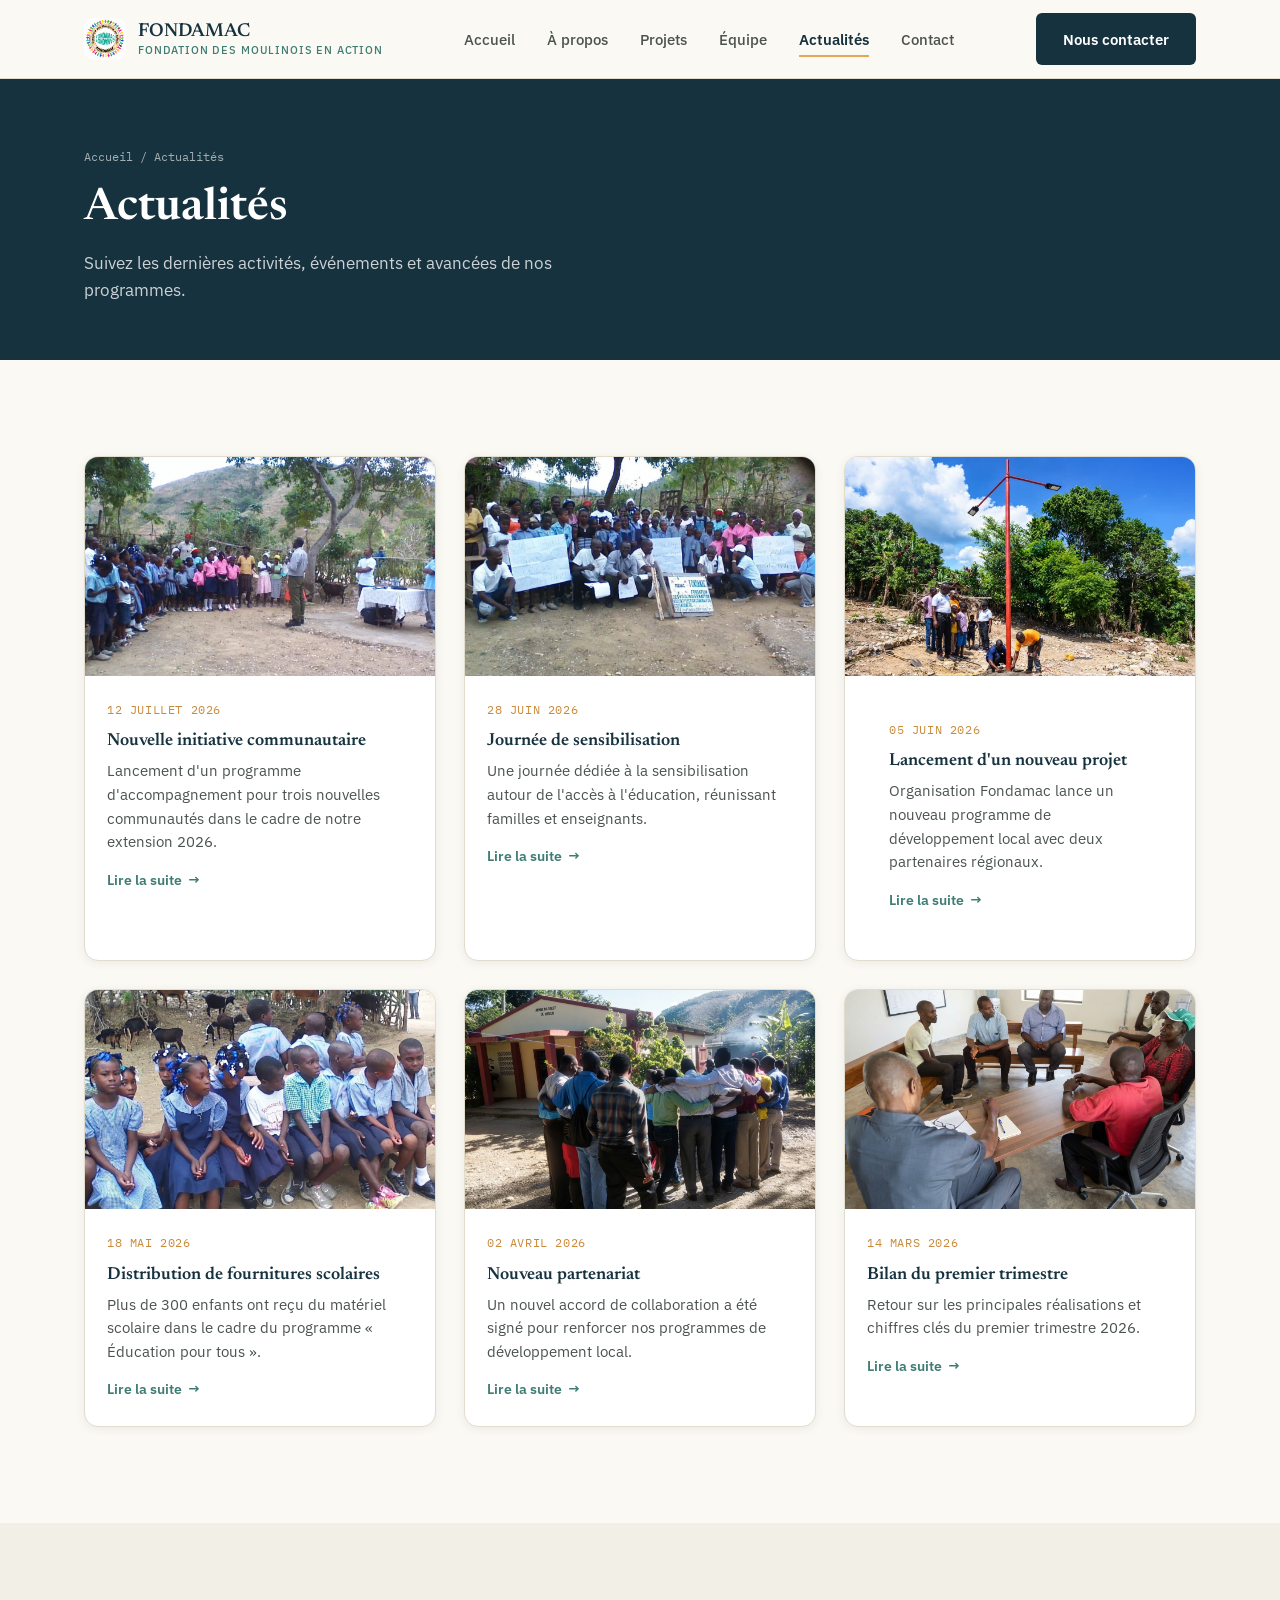
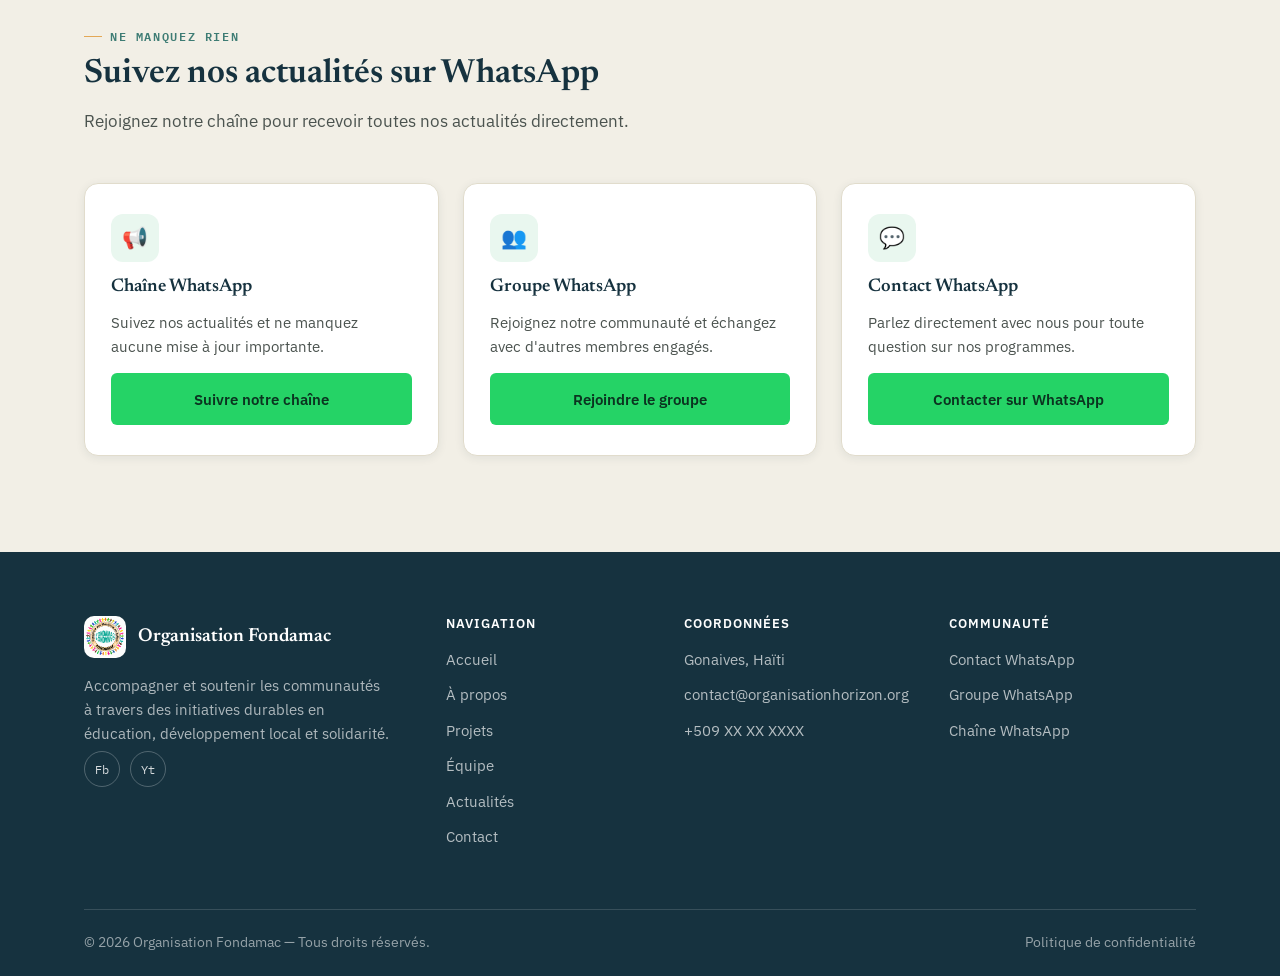
<file: news.html>
<!DOCTYPE html>
<html lang="fr">
<head>
<meta charset="UTF-8">
<meta name="viewport" content="width=device-width, initial-scale=1.0">
<title>FONDAMAC —  Fondation des moulinois en action.</title>
<meta name="description" content="Suivez les dernières activités et actualités de l'Organisation Fondamac.">
<link rel="stylesheet" href="css/style.css">
</head>
<body>

<header class="site-header">
  <div class="container">
    <a href="index.html" class="brand">
      <img src="images/logo/logoorganization.png" alt="Logo Organisation Fondamac" style="width:42px; height:42px; border-radius:10px; object-fit:contain;">
      <span class="brand-name">FONDAMAC <small>Fondation des moulinois en action</small></span>
    </a>
    <nav class="main-nav" aria-label="Navigation principale">
      <a href="index.html">Accueil</a>
      <a href="about.html">À propos</a>
      <a href="projects.html">Projets</a>
      <a href="team.html">Équipe</a>
      <a href="news.html" class="active">Actualités</a>
      <a href="contact.html">Contact</a>
    </nav>
    <div class="header-actions">
      <a href="contact.html" class="btn btn-dark">Nous contacter</a>
      <button class="hamburger" aria-label="Ouvrir le menu" aria-expanded="false"><span></span><span></span><span></span></button>
    </div>
  </div>
</header>

<nav class="mobile-nav" aria-label="Navigation mobile">
  <a href="index.html">Accueil</a>
  <a href="about.html">À propos</a>
  <a href="projects.html">Projets</a>
  <a href="team.html">Équipe</a>
  <a href="news.html">Actualités</a>
  <a href="contact.html">Contact</a>
  <a href="contact.html" class="btn btn-dark btn-block">Nous contacter</a>
</nav>

<section class="page-header">
  <div class="container">
    <span class="breadcrumb"><a href="index.html">Accueil</a> / Actualités</span>
    <h1>Actualités</h1>
    <p>Suivez les dernières activités, événements et avancées de nos programmes.</p>
  </div>
</section>

<section class="reveal">
  <div class="container">
    <div class="news-grid">

      <article class="news-card">
          <div class="news-media"><img src="images/news/nouvelle-initiative.jpg" alt="Nouvelle initiative communautaire" style="width:100%; height:100%; object-fit:cover;"></div>        <div class="news-body">
          <span class="news-date">12 juillet 2026</span>
          <h3>Nouvelle initiative communautaire</h3>
          <p>Lancement d'un programme d'accompagnement pour trois nouvelles communautés dans le cadre de notre extension 2026.</p>
          <a href="contact.html" class="news-link">Lire la suite</a>
        </div>
      </article>

      <article class="news-card">
<div class="news-media"><img src="images/news/journee-sensibilisation.jpg" alt="Nouvelle initiative communautaire" style="width:100%; height:100%; object-fit:cover;"></div>        <div class="news-body">
          <span class="news-date">28 juin 2026</span>
          <h3>Journée de sensibilisation</h3>
          <p>Une journée dédiée à la sensibilisation autour de l'accès à l'éducation, réunissant familles et enseignants.</p>
          <a href="contact.html" class="news-link">Lire la suite</a>
        </div>
      </article>

      <article class="news-card">
        <div class="news-media"><img src="images/news/lancement-projet.jpg" alt="Nouvelle initiative communautaire" style="width:100%; height:100%; object-fit:cover;"></div>        <div class="news-body">
        <div class="news-body">
          <span class="news-date">05 juin 2026</span>
          <h3>Lancement d'un nouveau projet</h3>
          <p>Organisation Fondamac lance un nouveau programme de développement local avec deux partenaires régionaux.</p>
          <a href="contact.html" class="news-link">Lire la suite</a>
        </div>
      </article>

      <article class="news-card">
        <div class="news-media"><img src="images/news/fournitures-scolaires.jpg" alt="Distribution de fournitures scolaires" style="width:100%; height:100%; object-fit:cover;"></div>
        <div class="news-body">
          <span class="news-date">18 mai 2026</span>
          <h3>Distribution de fournitures scolaires</h3>
          <p>Plus de 300 enfants ont reçu du matériel scolaire dans le cadre du programme « Éducation pour tous ».</p>
          <a href="contact.html" class="news-link">Lire la suite</a>
        </div>
      </article>

      <article class="news-card">
        <div class="news-media"><img src="images/news/nouveau-partenariat.jpg" alt="Nouveau partenariat" style="width:100%; height:100%; object-fit:cover;"></div>
        <div class="news-body">
          <span class="news-date">02 avril 2026</span>
          <h3>Nouveau partenariat</h3>
          <p>Un nouvel accord de collaboration a été signé pour renforcer nos programmes de développement local.</p>
          <a href="contact.html" class="news-link">Lire la suite</a>
        </div>
      </article>

      <article class="news-card">
<div class="news-media"><img src="images/news/bilan-trimestre.jpg" alt="Nouvelle initiative communautaire" style="width:100%; height:100%; object-fit:cover;"></div>        <div class="news-body">
          <span class="news-date">14 mars 2026</span>
          <h3>Bilan du premier trimestre</h3>
          <p>Retour sur les principales réalisations et chiffres clés du premier trimestre 2026.</p>
          <a href="contact.html" class="news-link">Lire la suite</a>
        </div>
      </article>

    </div>
  </div>
</section>

<section class="community reveal">
  <div class="container">
    <div class="section-head">
      <span class="eyebrow">Ne manquez rien</span>
      <h2>Suivez nos actualités sur WhatsApp</h2>
      <p>Rejoignez notre chaîne pour recevoir toutes nos actualités directement.</p>
    </div>
    <div class="community-grid">
      <div class="community-card">
        <div class="community-icon">📢</div>
        <h3>Chaîne WhatsApp</h3>
        <p>Suivez nos actualités et ne manquez aucune mise à jour importante.</p>
        <a href="#" class="btn btn-whatsapp">Suivre notre chaîne</a>
      </div>
      <div class="community-card">
        <div class="community-icon">👥</div>
        <h3>Groupe WhatsApp</h3>
        <p>Rejoignez notre communauté et échangez avec d'autres membres engagés.</p>
        <a href="#" class="btn btn-whatsapp">Rejoindre le groupe</a>
      </div>
      <div class="community-card">
        <div class="community-icon">💬</div>
        <h3>Contact WhatsApp</h3>
        <p>Parlez directement avec nous pour toute question sur nos programmes.</p>
        <a href="https://wa.me/509XXXXXXXX" target="_blank" rel="noopener" class="btn btn-whatsapp">Contacter sur WhatsApp</a>
      </div>
    </div>
  </div>
</section>

<footer class="site-footer">
  <div class="container">
    <div class="footer-grid">
      <div class="footer-brand">
        <a href="index.html" class="brand">
          <img src="images/logo/logoorganization.png" alt="Logo Organisation Horizon" style="width:42px; height:42px; border-radius:10px; object-fit:contain;">
          <span class="brand-name">Organisation Fondamac</span>
        </a>
        <p class="footer-about">Accompagner et soutenir les communautés à travers des initiatives durables en éducation, développement local et solidarité.</p>
        <div class="footer-social">
          <a href="#" aria-label="Facebook">Fb</a>
          <a href="https://youtu.be/pl7oykXl89A" aria-label="YouTube">Yt</a>
          <!-- <a href="#" aria-label="Instagram">Ig</a> -->
         <!-- <a href="#" aria-label="LinkedIn">In</a>  -->
        </div>
      </div>
      <div class="footer-col">
        <h4>Navigation</h4>
        <a href="index.html">Accueil</a>
        <a href="about.html">À propos</a>
        <a href="projects.html">Projets</a>
        <a href="team.html">Équipe</a>
        <a href="news.html">Actualités</a>
        <a href="contact.html">Contact</a>
      </div>
      <div class="footer-col">
        <h4>Coordonnées</h4>
        <p>Gonaives, Haïti</p>
        <a href="mailto:contact@organisationhorizon.org">contact@organisationhorizon.org</a>
        <a href="https://wa.me/509XXXXXXXX" target="_blank" rel="noopener">+509 XX XX XXXX</a>
      </div>
      <div class="footer-col">
        <h4>Communauté</h4>
        <a href="https://wa.me/509XXXXXXXX" target="_blank" rel="noopener">Contact WhatsApp</a>
        <a href="#">Groupe WhatsApp</a>
        <a href="#">Chaîne WhatsApp</a>
      </div>
    </div>
    <div class="footer-bottom">
      <span>© 2026 Organisation Fondamac — Tous droits réservés.</span>
      <a href="#">Politique de confidentialité</a>
    </div>
  </div>
</footer>

<script src="js/script.js"></script>
</body>
</html>
</file>
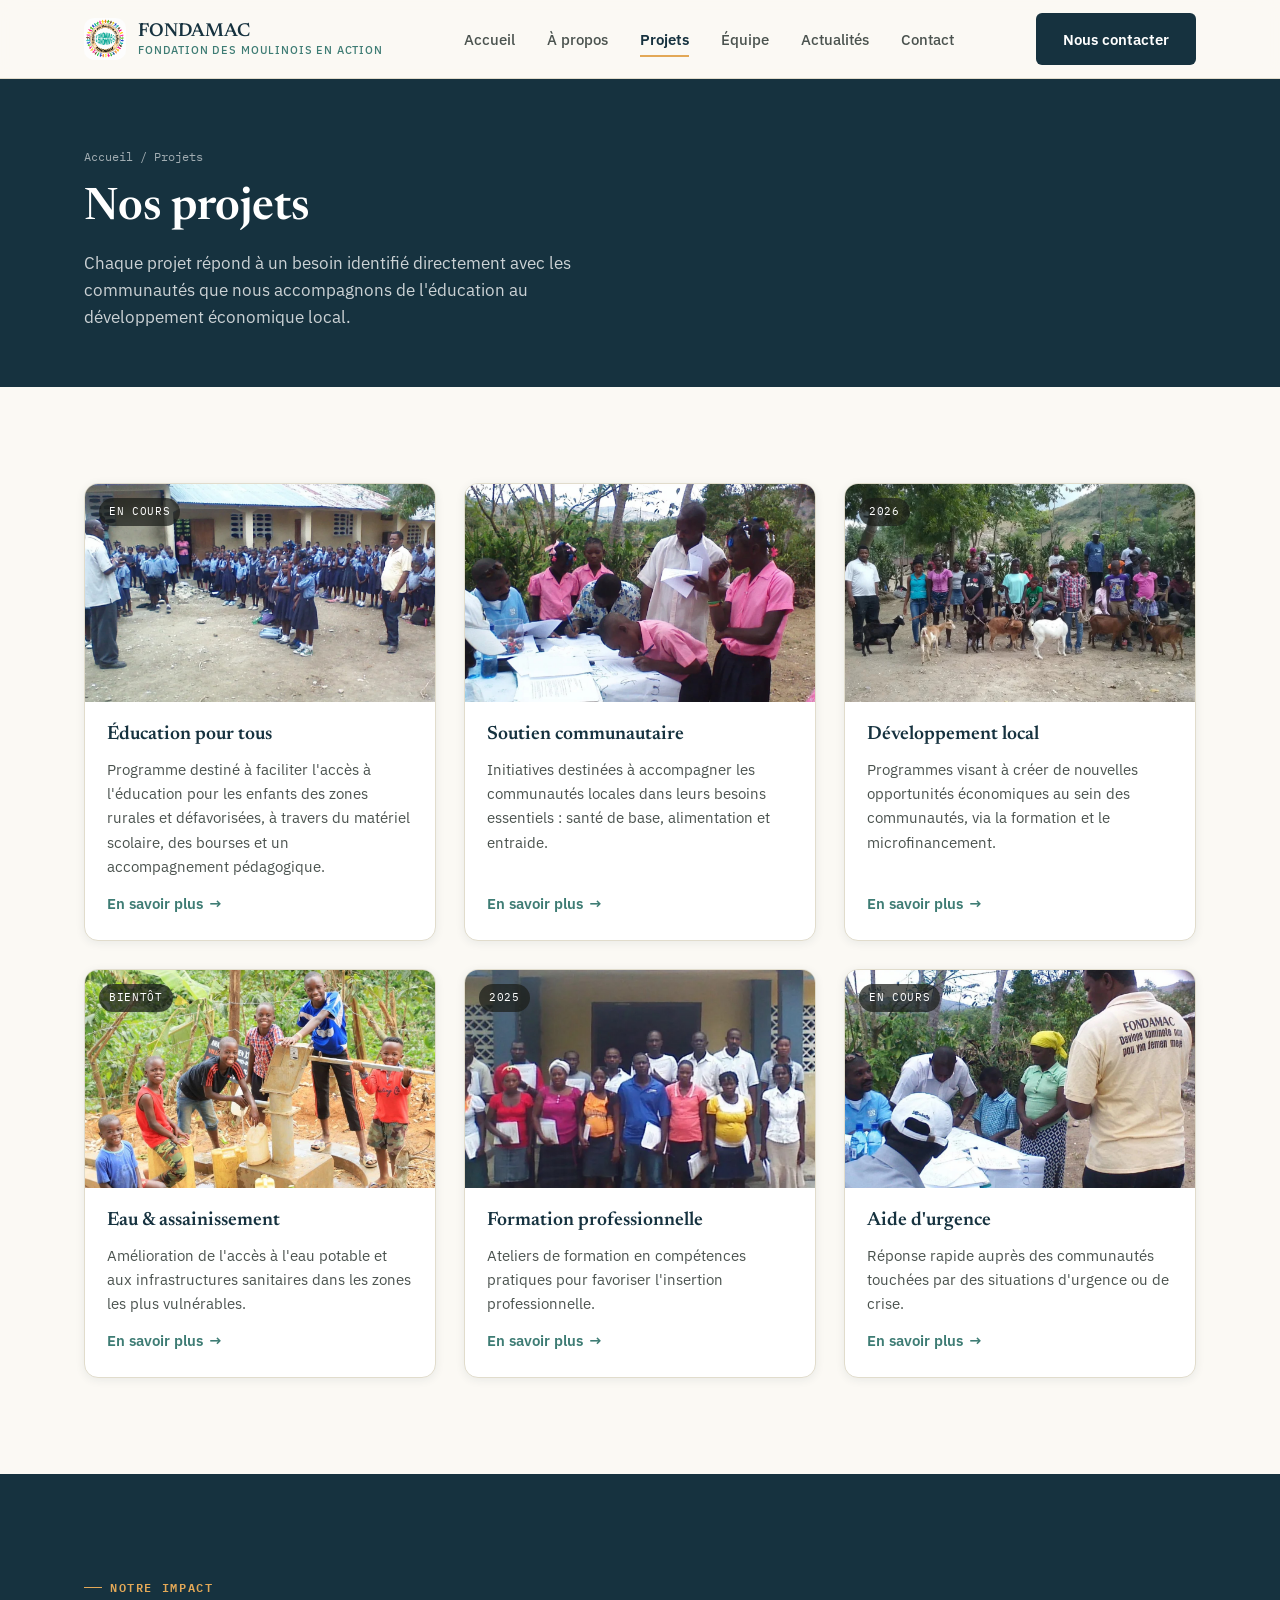
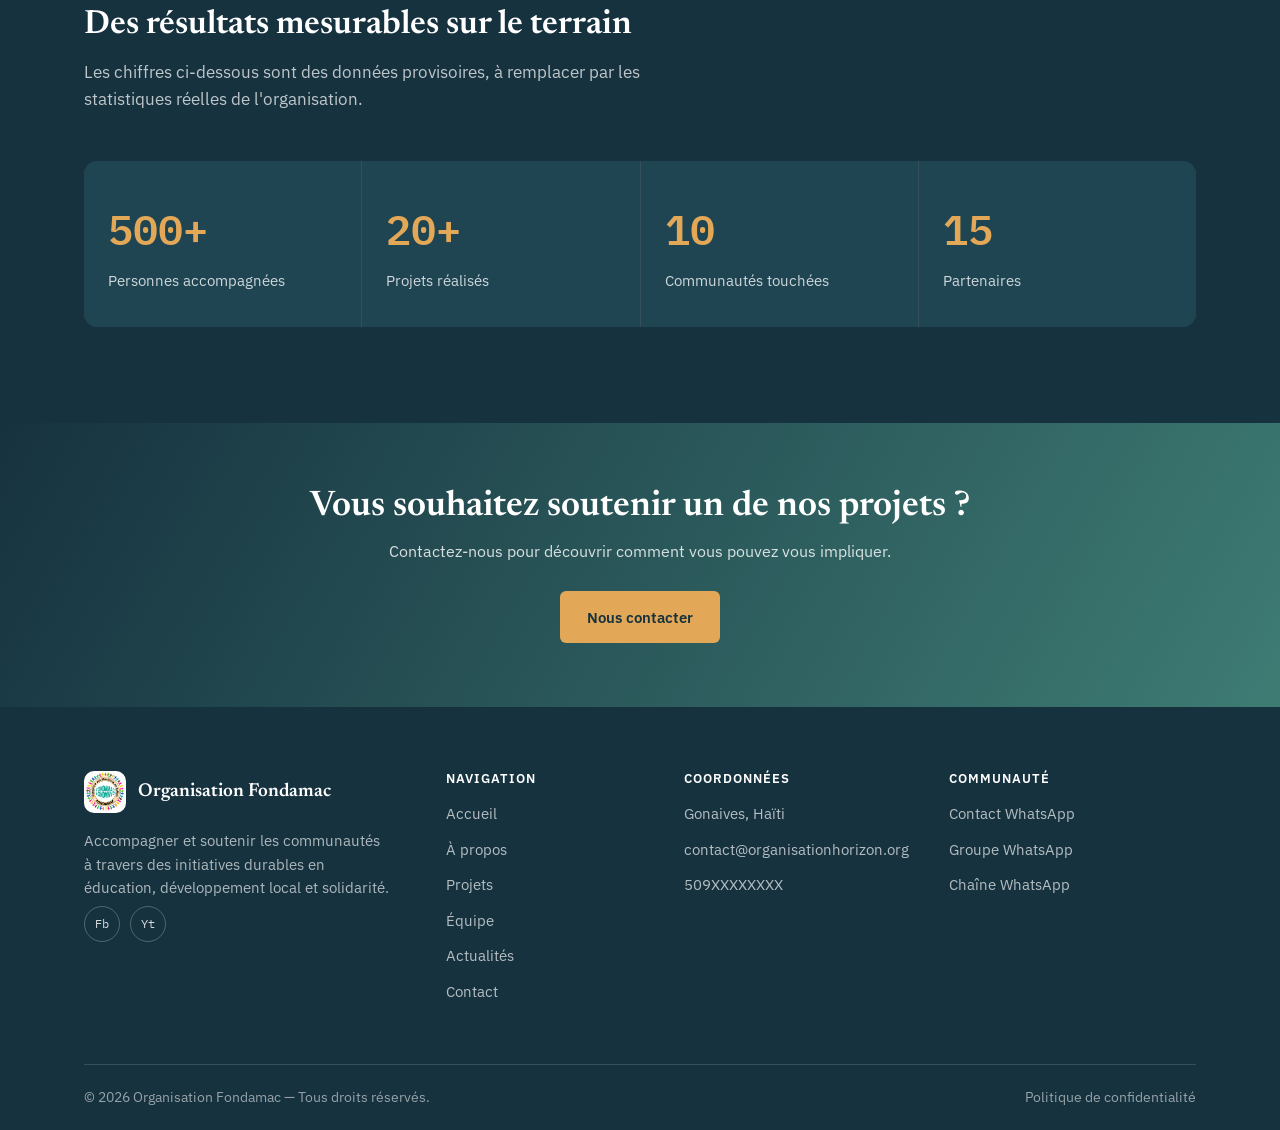
<file: projects.html>
<!DOCTYPE html>
<html lang="fr">
<head>
<meta charset="UTF-8">
<meta name="viewport" content="width=device-width, initial-scale=1.0">
<title>FONDAMAC —  Fondation des moulinois en action.</title>
<meta name="description" content="Découvrez les projets de l'Organisation Fondamac en éducation, soutien communautaire et développement local.">
<link rel="stylesheet" href="css/style.css">
</head>
<body>

<header class="site-header">
  <div class="container">
    <a href="index.html" class="brand">
      <img src="images/logo/logoorganization.png" alt="Logo Organisation Fondamac" style="width:42px; height:42px; border-radius:10px; object-fit:contain;">
      <span class="brand-name">FONDAMAC <small>Fondation des moulinois en action</small></span>
    </a>
    <nav class="main-nav" aria-label="Navigation principale">
      <a href="index.html">Accueil</a>
      <a href="about.html">À propos</a>
      <a href="projects.html" class="active">Projets</a>
      <a href="team.html">Équipe</a>
      <a href="news.html">Actualités</a>
      <a href="contact.html">Contact</a>
    </nav>
    <div class="header-actions">
      <a href="contact.html" class="btn btn-dark">Nous contacter</a>
      <button class="hamburger" aria-label="Ouvrir le menu" aria-expanded="false"><span></span><span></span><span></span></button>
    </div>
  </div>
</header>

<nav class="mobile-nav" aria-label="Navigation mobile">
  <a href="index.html">Accueil</a>
  <a href="about.html">À propos</a>
  <a href="projects.html">Projets</a>
  <a href="team.html">Équipe</a>
  <a href="news.html">Actualités</a>
  <a href="contact.html">Contact</a>
  <a href="contact.html" class="btn btn-dark btn-block">Nous contacter</a>
</nav>

<section class="page-header">
  <div class="container">
    <span class="breadcrumb"><a href="index.html">Accueil</a> / Projets</span>
    <h1>Nos projets</h1>
    <p>Chaque projet répond à un besoin identifié directement avec les communautés que nous accompagnons de l'éducation au développement économique local.</p>
  </div>
</section>

<section class="reveal">
  <div class="container">
    <div class="card-grid">

      <article class="project-card">
        <div class="project-media">
          <span class="project-status">En cours</span>
          <img src="images/hero/hero.jpg" alt="Éducation pour tous" style="width:100%; height:100%; object-fit:cover;">
        </div>
        <div class="project-body">
          <h3>Éducation pour tous</h3>
          <p>Programme destiné à faciliter l'accès à l'éducation pour les enfants des zones rurales et défavorisées, à travers du matériel scolaire, des bourses et un accompagnement pédagogique.</p>
          <a href="contact.html" class="project-link">En savoir plus</a>
        </div>
      </article>

      <article class="project-card">
        <div class="project-media" style="background: linear-gradient(160deg, var(--gold-dim), var(--gold));">
          <img src="images/hero/hero2.jpg" alt="Soutien communautaire" style="width:100%; height:100%; object-fit:cover;">
          <div class="art-block">Soutien communautaire</div>
        </div>
        <div class="project-body">
          <h3>Soutien communautaire</h3>
          <p>Initiatives destinées à accompagner les communautés locales dans leurs besoins essentiels : santé de base, alimentation et entraide.</p>
          <a href="contact.html" class="project-link">En savoir plus</a>
        </div>
      </article>

      <article class="project-card">
        <div class="project-media" >
          <span class="project-status">2026</span>
          <img src="images/hero/hero3.jpg" alt="Développement local" style="width:100%; height:100%; object-fit:cover;">
        </div>
        <div class="project-body">
          <h3>Développement local</h3>
          <p>Programmes visant à créer de nouvelles opportunités économiques au sein des communautés, via la formation et le microfinancement.</p>
          <a href="contact.html" class="project-link">En savoir plus</a>
        </div>
      </article>

      <article class="project-card">
        <div class="project-media" >
          <span class="project-status">Bientôt</span>
          <img src="images/projects/eau-assainissement.jpg" alt="Eau & assainissement" style="width:100%; height:100%; object-fit:cover;">
        </div>
        <div class="project-body">
          <h3>Eau &amp; assainissement</h3>
          <p>Amélioration de l'accès à l'eau potable et aux infrastructures sanitaires dans les zones les plus vulnérables.</p>
          <a href="contact.html" class="project-link">En savoir plus</a>
        </div>
      </article>

      <article class="project-card">
        <div class="project-media">
          <span class="project-status">2025</span>
          <img src="images/projects/formation.jpg" alt="Formation professionnelle" style="width:100%; height:100%; object-fit:cover;">
        </div>
        <div class="project-body">
          <h3>Formation professionnelle</h3>
          <p>Ateliers de formation en compétences pratiques pour favoriser l'insertion professionnelle.</p>
          <a href="contact.html" class="project-link">En savoir plus</a>
        </div>
      </article>

      <article class="project-card">
        <div class="project-media">
          <span class="project-status">En cours</span>
          <img src="images/projects/urgence.jpg" alt="Aide d'urgence" style="width:100%; height:100%; object-fit:cover;">
        </div>
        <div class="project-body">
          <h3>Aide d'urgence</h3>
          <p>Réponse rapide auprès des communautés touchées par des situations d'urgence ou de crise.</p>
          <a href="contact.html" class="project-link">En savoir plus</a>
        </div>
      </article>

    </div>
  </div>
</section>

<section class="impact reveal">
  <div class="container">
    <div class="section-head">
      <span class="eyebrow">Notre impact</span>
      <h2>Des résultats mesurables sur le terrain</h2>
      <p>Les chiffres ci-dessous sont des données provisoires, à remplacer par les statistiques réelles de l'organisation.</p>
    </div>
    <div class="stats-grid">
      <div class="stat"><div class="stat-num">500+</div><div class="stat-label">Personnes accompagnées</div></div>
      <div class="stat"><div class="stat-num">20+</div><div class="stat-label">Projets réalisés</div></div>
      <div class="stat"><div class="stat-num">10</div><div class="stat-label">Communautés touchées</div></div>
      <div class="stat"><div class="stat-num">15</div><div class="stat-label">Partenaires</div></div>
    </div>
  </div>
</section>

<section class="cta-band">
  <div class="container">
    <h2>Vous souhaitez soutenir un de nos projets ?</h2>
    <p>Contactez-nous pour découvrir comment vous pouvez vous impliquer.</p>
    <div class="hero-ctas">
      <a href="contact.html" class="btn btn-primary">Nous contacter</a>
    </div>
  </div>
</section>

<footer class="site-footer">
  <div class="container">
    <div class="footer-grid">
      <div class="footer-brand">
        <a href="index.html" class="brand">
          <img src="images/logo/logoorganization.png" alt="Logo Organisation Horizon" style="width:42px; height:42px; border-radius:10px; object-fit:contain;">
          <span class="brand-name">Organisation Fondamac </span>
        </a>
        <p class="footer-about">Accompagner et soutenir les communautés à travers des initiatives durables en éducation, développement local et solidarité.</p>
        <div class="footer-social">
          <a href="#" aria-label="Facebook">Fb</a>
          <a href="https://youtu.be/pl7oykXl89A" aria-label="YouTube">Yt</a>
          <!-- <a href="#" aria-label="Instagram">Ig</a> -->
         <!-- <a href="#" aria-label="LinkedIn">In</a> -->
        </div>
      </div>
      <div class="footer-col">
        <h4>Navigation</h4>
        <a href="index.html">Accueil</a>
        <a href="about.html">À propos</a>
        <a href="projects.html">Projets</a>
        <a href="team.html">Équipe</a>
        <a href="news.html">Actualités</a>
        <a href="contact.html">Contact</a>
      </div>
      <div class="footer-col">
        <h4>Coordonnées</h4>
        <p>Gonaives, Haïti</p>
        <a href="mailto:contact@organisationhorizon.org">contact@organisationhorizon.org</a>
        <a href="https://wa.me/509XXXXXXXX" target="_blank" rel="noopener">509XXXXXXXX</a>
      </div>
      <div class="footer-col">
        <h4>Communauté</h4>
        <a href="https://wa.me/509XXXXXXXX" target="_blank" rel="noopener">Contact WhatsApp</a>
        <a href="#">Groupe WhatsApp</a>
        <a href="#">Chaîne WhatsApp</a>
      </div>
    </div>
    <div class="footer-bottom">
      <span>© 2026 Organisation Fondamac — Tous droits réservés.</span>
      <a href="#">Politique de confidentialité</a>
    </div>
  </div>
</footer>

<script src="js/script.js"></script>
</body>
</html>
</file>
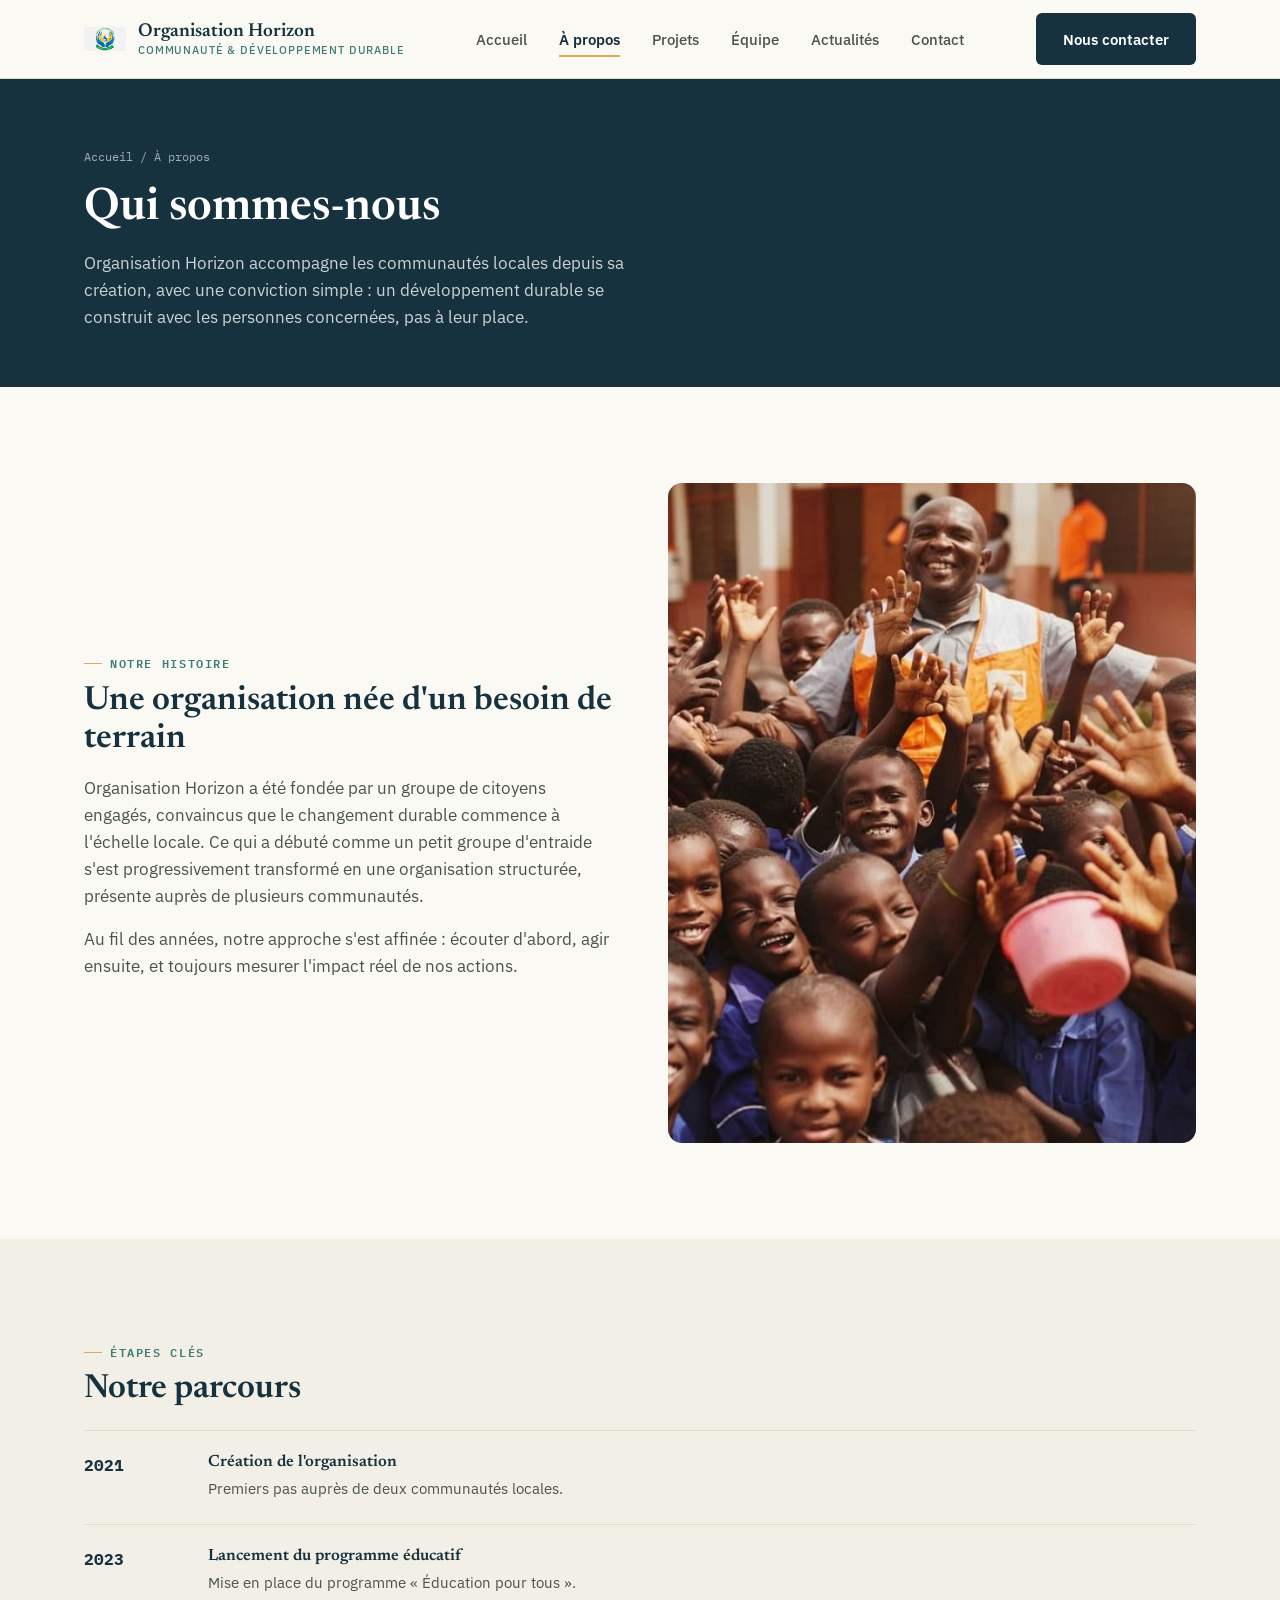
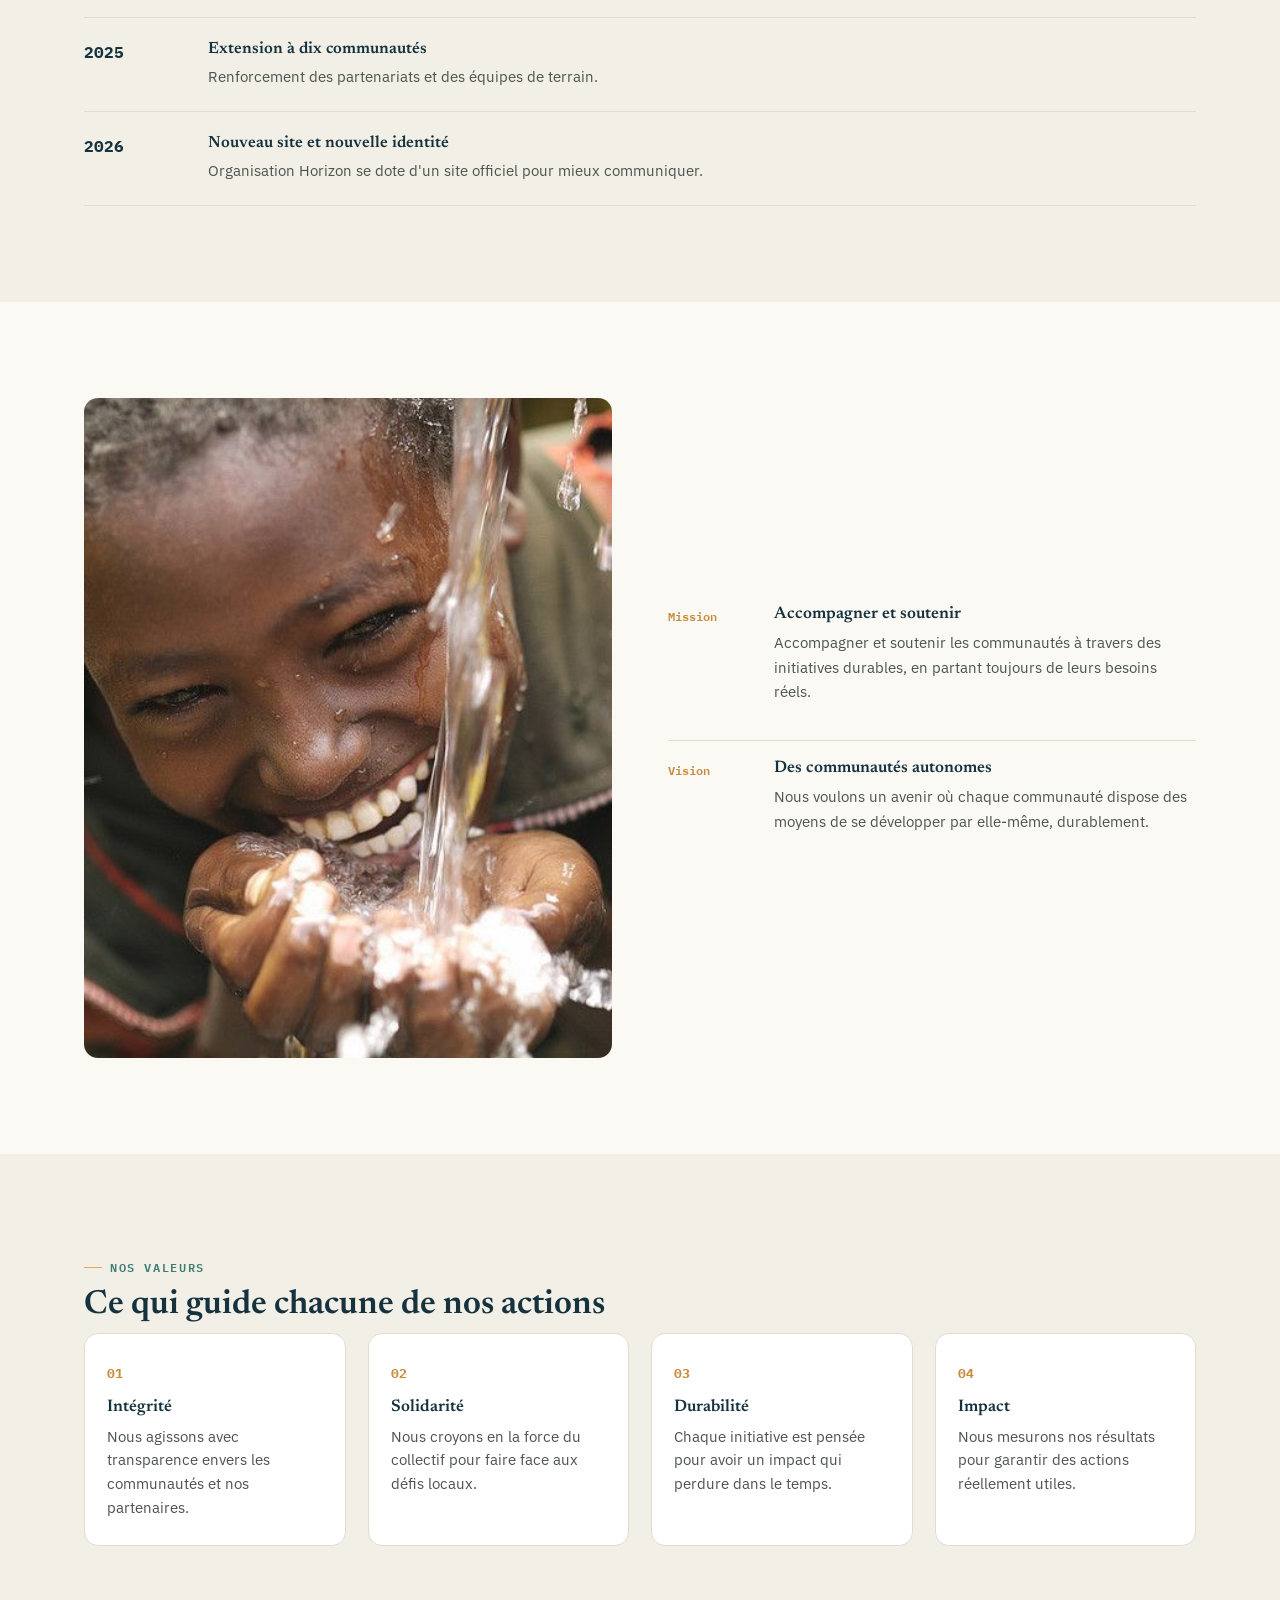
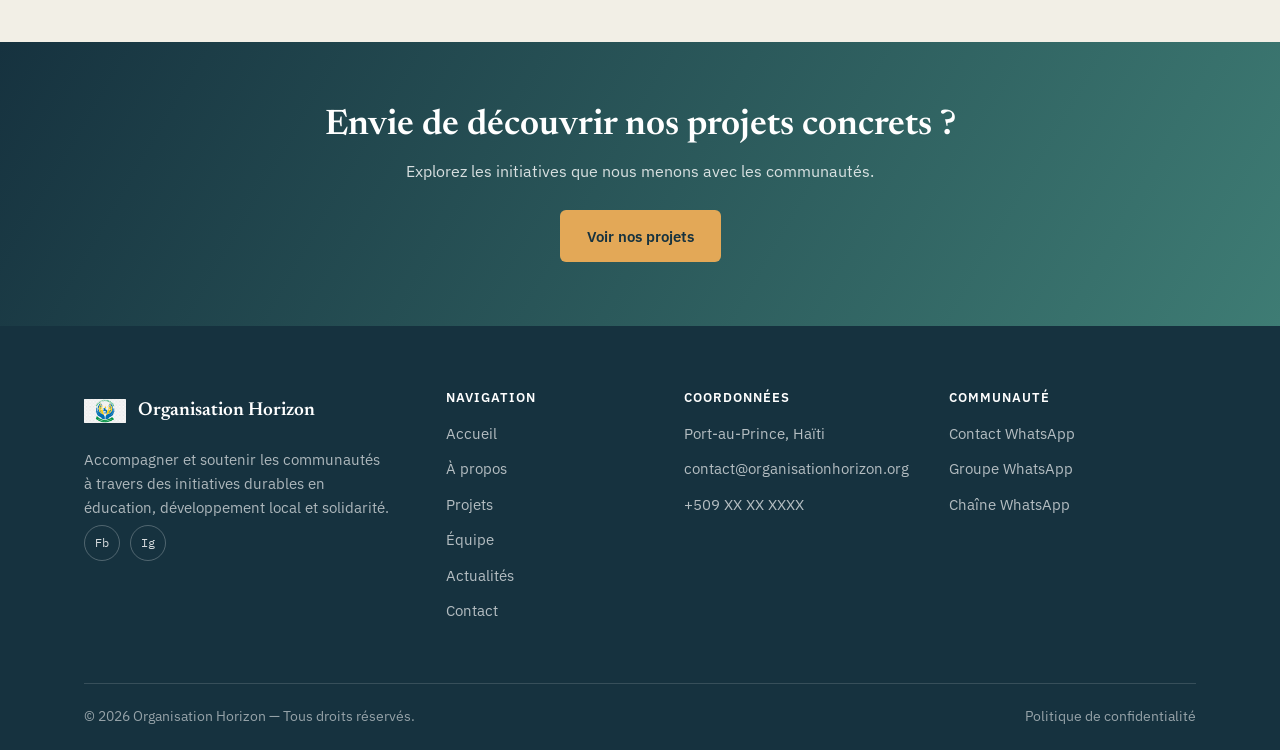
<file: organisation-website/about.html>
<!DOCTYPE html>
<html lang="fr">
<head>
<meta charset="UTF-8">
<meta name="viewport" content="width=device-width, initial-scale=1.0">
<title>À propos — Organisation Horizon</title>
<meta name="description" content="Découvrez l'histoire, la mission, la vision et les valeurs d'Organisation Horizon.">
<link rel="stylesheet" href="css/style.css">
</head>
<body>

<header class="site-header">
  <div class="container">
    <a href="index.html" class="brand">
      <img src="images/logo/logoorganization.png" alt="Logo Organisation Horizon" style="width:42px; height:42px; border-radius:10px; object-fit:contain;">
      <span class="brand-name">Organisation Horizon<small>Communauté &amp; développement durable</small></span>
    </a>
    <nav class="main-nav" aria-label="Navigation principale">
      <a href="index.html">Accueil</a>
      <a href="about.html" class="active">À propos</a>
      <a href="projects.html">Projets</a>
      <a href="team.html">Équipe</a>
      <a href="news.html">Actualités</a>
      <a href="contact.html">Contact</a>
    </nav>
    <div class="header-actions">
      <a href="contact.html" class="btn btn-dark">Nous contacter</a>
      <button class="hamburger" aria-label="Ouvrir le menu" aria-expanded="false"><span></span><span></span><span></span></button>
    </div>
  </div>
</header>

<nav class="mobile-nav" aria-label="Navigation mobile">
  <a href="index.html">Accueil</a>
  <a href="about.html">À propos</a>
  <a href="projects.html">Projets</a>
  <a href="team.html">Équipe</a>
  <a href="news.html">Actualités</a>
  <a href="contact.html">Contact</a>
  <a href="contact.html" class="btn btn-dark btn-block">Nous contacter</a>
</nav>

<section class="page-header">
  <div class="container">
    <span class="breadcrumb"><a href="index.html">Accueil</a> / À propos</span>
    <h1>Qui sommes-nous</h1>
    <p>Organisation Horizon accompagne les communautés locales depuis sa création, avec une conviction simple : un développement durable se construit avec les personnes concernées, pas à leur place.</p>
  </div>
</section>

<!-- HISTOIRE -->
<section class="reveal">
  <div class="container two-col">
    <div>
      <span class="eyebrow">Notre histoire</span>
      <h2 style="margin-top:10px; font-size: clamp(1.6rem,2.6vw,2.2rem);">Une organisation née d'un besoin de terrain</h2>
      <p style="margin-top:16px; color:var(--ink-soft); font-size:1.05rem;">Organisation Horizon a été fondée par un groupe de citoyens engagés, convaincus que le changement durable commence à l'échelle locale. Ce qui a débuté comme un petit groupe d'entraide s'est progressivement transformé en une organisation structurée, présente auprès de plusieurs communautés.</p>
      <p style="margin-top:16px; color:var(--ink-soft); font-size:1.05rem;">Au fil des années, notre approche s'est affinée : écouter d'abord, agir ensuite, et toujours mesurer l'impact réel de nos actions.</p>
    </div>
    <div class="about-figure">
  <img src="images/hero/equipe-terrain.jpg" alt="Équipe sur le terrain" style="width:100%; height:100%; object-fit:cover;">
</div>
  </div>
</section>

<!-- TIMELINE -->
<section class="section-alt reveal">
  <div class="container">
    <div class="simple-head">
      <span class="eyebrow">Étapes clés</span>
      <h2>Notre parcours</h2>
    </div>
    <div class="timeline">
      <div class="timeline-item">
        <span class="timeline-year">2021</span>
        <div><h4>Création de l'organisation</h4><p>Premiers pas auprès de deux communautés locales.</p></div>
      </div>
      <div class="timeline-item">
        <span class="timeline-year">2023</span>
        <div><h4>Lancement du programme éducatif</h4><p>Mise en place du programme « Éducation pour tous ».</p></div>
      </div>
      <div class="timeline-item">
        <span class="timeline-year">2025</span>
        <div><h4>Extension à dix communautés</h4><p>Renforcement des partenariats et des équipes de terrain.</p></div>
      </div>
      <div class="timeline-item">
        <span class="timeline-year">2026</span>
        <div><h4>Nouveau site et nouvelle identité</h4><p>Organisation Horizon se dote d'un site officiel pour mieux communiquer.</p></div>
      </div>
    </div>
  </div>
</section>

<!-- MISSION / VISION -->
<section class="reveal">
  <div class="container two-col">
    <div class="about-figure">
  <img src="images/hero/activite-communautaire.jpg" alt="Équipe sur le terrain" style="width:100%; height:100%; object-fit:cover;">
</div>
    <div>
      <div class="pillars" style="margin-top:0;">
        <div class="pillar" style="border-top:0; padding-top:0;">
          <span class="pillar-label">Mission</span>
          <div class="pillar-body">
            <h4>Accompagner et soutenir</h4>
            <p>Accompagner et soutenir les communautés à travers des initiatives durables, en partant toujours de leurs besoins réels.</p>
          </div>
        </div>
        <div class="pillar">
          <span class="pillar-label">Vision</span>
          <div class="pillar-body">
            <h4>Des communautés autonomes</h4>
            <p>Nous voulons un avenir où chaque communauté dispose des moyens de se développer par elle-même, durablement.</p>
          </div>
        </div>
      </div>
    </div>
  </div>
</section>

<!-- VALEURS -->
<section class="section-alt reveal">
  <div class="container">
    <div class="simple-head">
      <span class="eyebrow">Nos valeurs</span>
      <h2>Ce qui guide chacune de nos actions</h2>
    </div>
    <div class="values-grid">
      <div class="value-card">
        <span class="num">01</span>
        <h4>Intégrité</h4>
        <p>Nous agissons avec transparence envers les communautés et nos partenaires.</p>
      </div>
      <div class="value-card">
        <span class="num">02</span>
        <h4>Solidarité</h4>
        <p>Nous croyons en la force du collectif pour faire face aux défis locaux.</p>
      </div>
      <div class="value-card">
        <span class="num">03</span>
        <h4>Durabilité</h4>
        <p>Chaque initiative est pensée pour avoir un impact qui perdure dans le temps.</p>
      </div>
      <div class="value-card">
        <span class="num">04</span>
        <h4>Impact</h4>
        <p>Nous mesurons nos résultats pour garantir des actions réellement utiles.</p>
      </div>
    </div>
  </div>
</section>

<section class="cta-band">
  <div class="container">
    <h2>Envie de découvrir nos projets concrets ?</h2>
    <p>Explorez les initiatives que nous menons avec les communautés.</p>
    <div class="hero-ctas">
      <a href="projects.html" class="btn btn-primary">Voir nos projets</a>
    </div>
  </div>
</section>

<footer class="site-footer">
  <div class="container">
    <div class="footer-grid">
      <div class="footer-brand">
        <a href="index.html" class="brand">
          <img src="images/logo/logoorganization.png" alt="Logo Organisation Horizon" style="width:42px; height:42px; border-radius:10px; object-fit:contain;">
          <span class="brand-name">Organisation Horizon</span>
        </a>
        <p class="footer-about">Accompagner et soutenir les communautés à travers des initiatives durables en éducation, développement local et solidarité.</p>
        <div class="footer-social">
          <a href="#" aria-label="Facebook">Fb</a>
          <a href="#" aria-label="Instagram">Ig</a>
       <!--   <a href="#" aria-label="LinkedIn">In</a> -->
        </div>
      </div>
      <div class="footer-col">
        <h4>Navigation</h4>
        <a href="index.html">Accueil</a>
        <a href="about.html">À propos</a>
        <a href="projects.html">Projets</a>
        <a href="team.html">Équipe</a>
        <a href="news.html">Actualités</a>
        <a href="contact.html">Contact</a>
      </div>
      <div class="footer-col">
        <h4>Coordonnées</h4>
        <p>Port-au-Prince, Haïti</p>
        <a href="mailto:contact@organisationhorizon.org">contact@organisationhorizon.org</a>
        <a href="https://wa.me/509XXXXXXXX" target="_blank" rel="noopener">+509 XX XX XXXX</a>
      </div>
      <div class="footer-col">
        <h4>Communauté</h4>
        <a href="https://wa.me/509XXXXXXXX" target="_blank" rel="noopener">Contact WhatsApp</a>
        <a href="#">Groupe WhatsApp</a>
        <a href="#">Chaîne WhatsApp</a>
      </div>
    </div>
    <div class="footer-bottom">
      <span>© 2026 Organisation Horizon — Tous droits réservés.</span>
      <a href="#">Politique de confidentialité</a>
    </div>
  </div>
</footer>

<script src="js/script.js"></script>
</body>
</html>
</file>
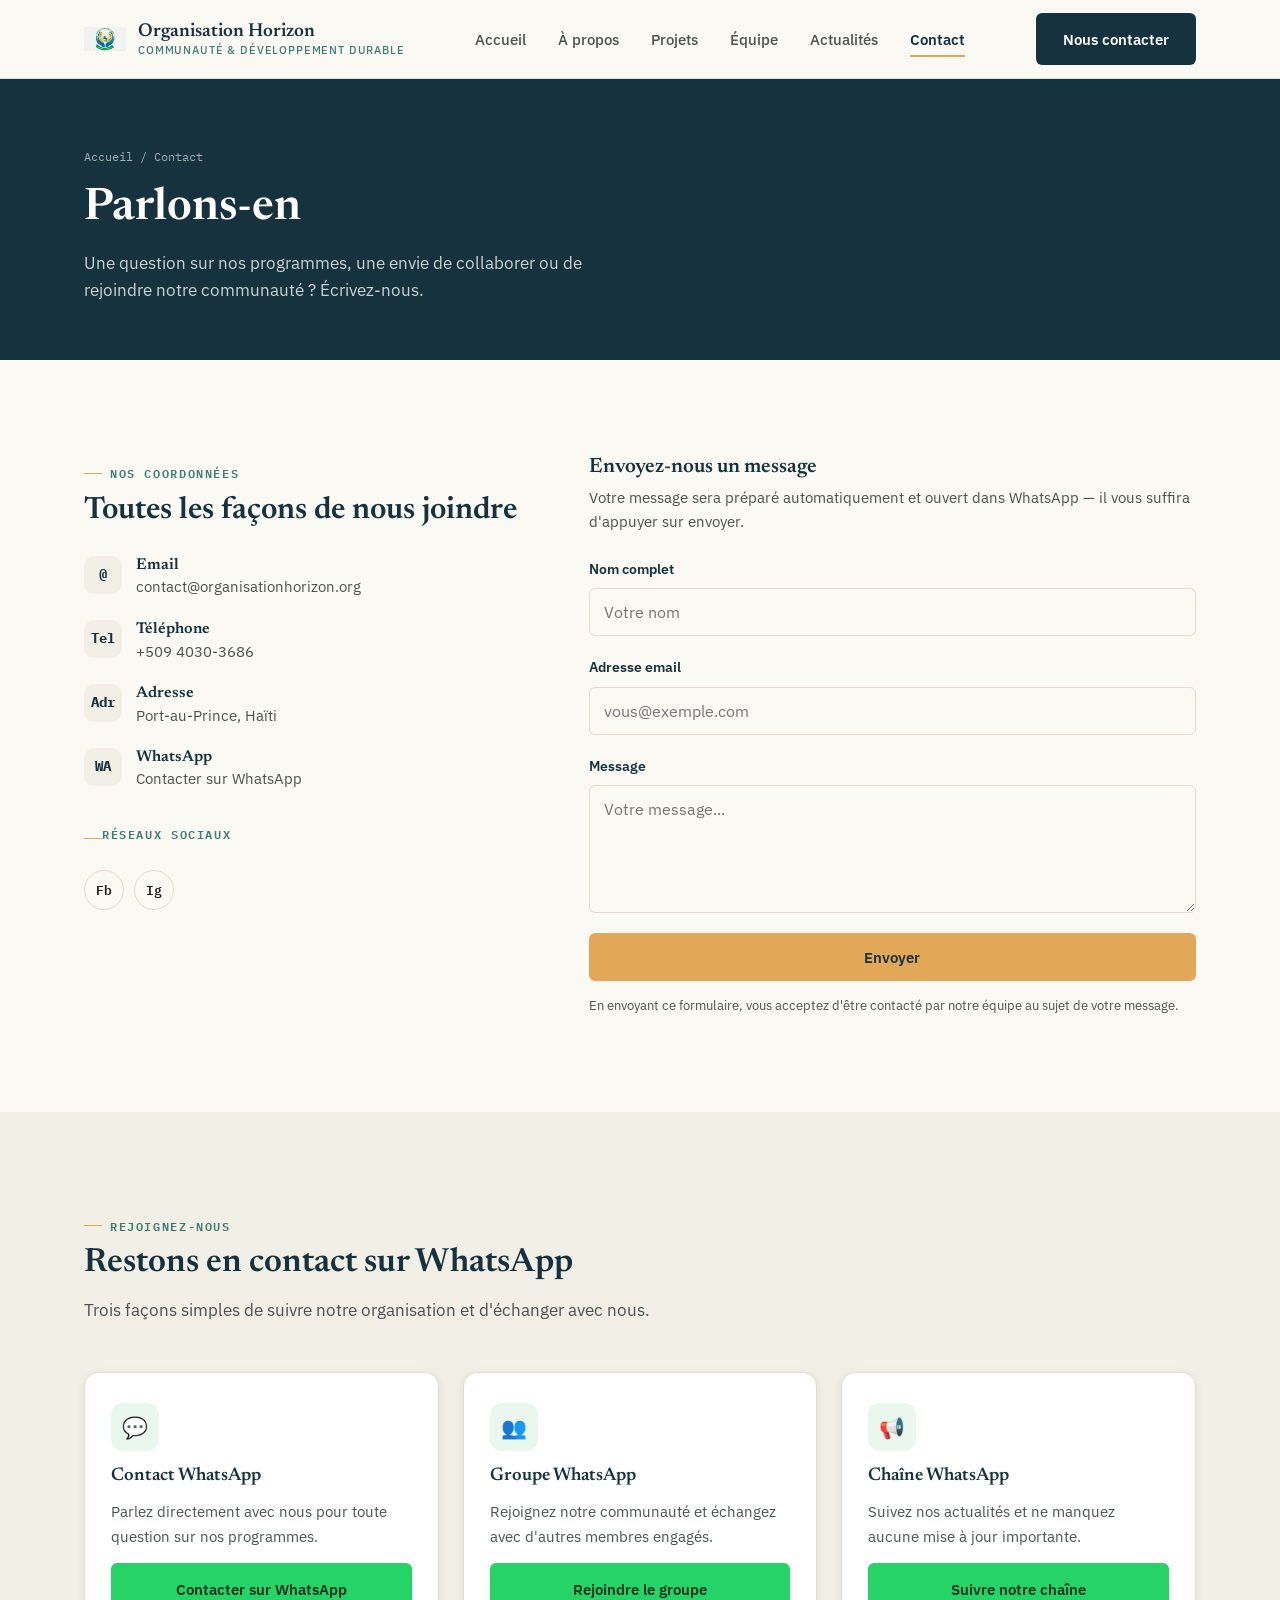
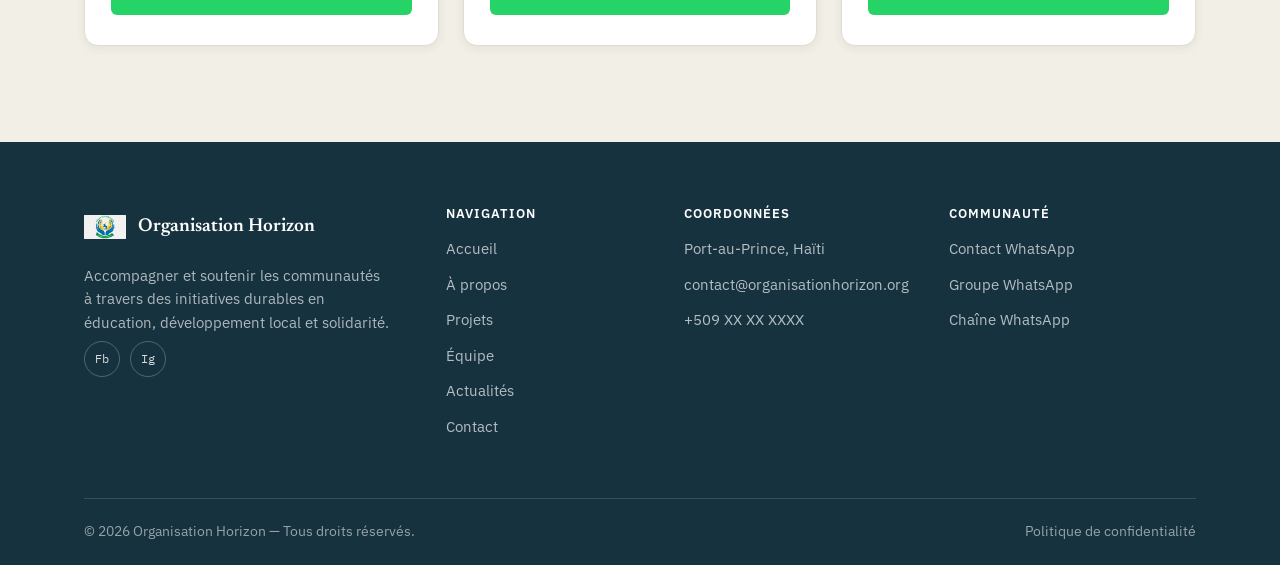
<file: organisation-website/contact.html>
<!DOCTYPE html>
<html lang="fr">
<head>
<meta charset="UTF-8">
<meta name="viewport" content="width=device-width, initial-scale=1.0">
<title>Contact — Organisation Horizon</title>
<meta name="description" content="Contactez Organisation Horizon par email, téléphone, WhatsApp ou via notre formulaire en ligne.">
<link rel="stylesheet" href="css/style.css">
</head>
<body>

<header class="site-header">
  <div class="container">
    <a href="index.html" class="brand">
      <img src="images/logo/logoorganization.png" alt="Logo Organisation Horizon" style="width:42px; height:42px; border-radius:10px; object-fit:contain;">
      <span class="brand-name">Organisation Horizon<small>Communauté &amp; développement durable</small></span>
    </a>
    <nav class="main-nav" aria-label="Navigation principale">
      <a href="index.html">Accueil</a>
      <a href="about.html">À propos</a>
      <a href="projects.html">Projets</a>
      <a href="team.html">Équipe</a>
      <a href="news.html">Actualités</a>
      <a href="contact.html" class="active">Contact</a>
    </nav>
    <div class="header-actions">
      <a href="contact.html" class="btn btn-dark">Nous contacter</a>
      <button class="hamburger" aria-label="Ouvrir le menu" aria-expanded="false"><span></span><span></span><span></span></button>
    </div>
  </div>
</header>

<nav class="mobile-nav" aria-label="Navigation mobile">
  <a href="index.html">Accueil</a>
  <a href="about.html">À propos</a>
  <a href="projects.html">Projets</a>
  <a href="team.html">Équipe</a>
  <a href="news.html">Actualités</a>
  <a href="contact.html">Contact</a>
  <a href="contact.html" class="btn btn-dark btn-block">Nous contacter</a>
</nav>

<section class="page-header">
  <div class="container">
    <span class="breadcrumb"><a href="index.html">Accueil</a> / Contact</span>
    <h1>Parlons-en</h1>
    <p>Une question sur nos programmes, une envie de collaborer ou de rejoindre notre communauté ? Écrivez-nous.</p>
  </div>
</section>

<section class="reveal">
  <div class="container contact-grid">

    <div>
      <span class="eyebrow">Nos coordonnées</span>
      <h2 style="margin-top:10px; font-size: clamp(1.5rem,2.4vw,2rem);">Toutes les façons de nous joindre</h2>

      <div class="contact-info-list">
        <div class="contact-info-item">
          <span class="contact-info-icon">@</span>
          <div>
            <h4>Email</h4>
            <a href="mailto:contact@organisationhorizon.org">contact@organisationhorizon.org</a>
          </div>
        </div>
        <div class="contact-info-item">
          <span class="contact-info-icon">Tel</span>
          <div>
            <h4>Téléphone</h4>
            <p>+509 4030-3686</p>
          </div>
        </div>
        <div class="contact-info-item">
          <span class="contact-info-icon">Adr</span>
          <div>
            <h4>Adresse</h4>
            <p>Port-au-Prince, Haïti </p>
          </div>
        </div>
        <div class="contact-info-item">
          <span class="contact-info-icon">WA</span>
          <div>
            <h4>WhatsApp</h4>
            <a href="https://wa.me/50940303686" target="_blank" rel="noopener">Contacter sur WhatsApp</a>
          </div>
        </div>
      </div>

      <span class="eyebrow" style="margin-top:34px; display:block;">Réseaux sociaux</span>
      <div class="social-row">
        <a href="#" aria-label="Facebook">Fb</a>
        <a href="#" aria-label="Instagram">Ig</a>
       <!--  <a href="#" aria-label="LinkedIn">In</a> -->
              </div>
    </div>

    <div class="contact-form">
      <h3 style="font-size:1.3rem; margin-bottom:6px;">Envoyez-nous un message</h3>
<p style="color:var(--ink-soft); font-size:0.94rem; margin-bottom:24px;">Votre message sera préparé automatiquement et ouvert dans WhatsApp — il vous suffira d'appuyer sur envoyer.</p>

<form id="contact-form" novalidate>
        <div class="form-row">
          <label for="name">Nom complet</label>
          <input type="text" id="name" name="name" placeholder="Votre nom" required>
        </div>
        <div class="form-row">
          <label for="email">Adresse email</label>
          <input type="email" id="email" name="email" placeholder="vous@exemple.com" required>
        </div>
        <div class="form-row">
          <label for="message">Message</label>
          <textarea id="message" name="message" rows="5" placeholder="Votre message..." required></textarea>
        </div>
        <button type="submit" class="btn btn-primary btn-block">Envoyer</button>
        <p class="form-note">En envoyant ce formulaire, vous acceptez d'être contacté par notre équipe au sujet de votre message.</p>
      </form>
    </div>

  </div>
</section>

<section class="community reveal">
  <div class="container">
    <div class="section-head">
      <span class="eyebrow">Rejoignez-nous</span>
      <h2>Restons en contact sur WhatsApp</h2>
      <p>Trois façons simples de suivre notre organisation et d'échanger avec nous.</p>
    </div>
    <div class="community-grid">
      <div class="community-card">
        <div class="community-icon">💬</div>
        <h3>Contact WhatsApp</h3>
        <p>Parlez directement avec nous pour toute question sur nos programmes.</p>
        <a href="https://wa.me/50940303686" target="_blank" rel="noopener" class="btn btn-whatsapp">Contacter sur WhatsApp</a>
      </div>
      <div class="community-card">
        <div class="community-icon">👥</div>
        <h3>Groupe WhatsApp</h3>
        <p>Rejoignez notre communauté et échangez avec d'autres membres engagés.</p>
        <a href="https://chat.whatsapp.com/Bql2Evo2eOl4vgd3W1S54j" class="btn btn-whatsapp">Rejoindre le groupe</a>
      </div>
      <div class="community-card">
        <div class="community-icon">📢</div>
        <h3>Chaîne WhatsApp</h3>
        <p>Suivez nos actualités et ne manquez aucune mise à jour importante.</p>
        <a href="#" class="btn btn-whatsapp">Suivre notre chaîne</a>
      </div>
    </div>
  </div>
</section>

<footer class="site-footer">
  <div class="container">
    <div class="footer-grid">
      <div class="footer-brand">
        <a href="index.html" class="brand">
          <img src="images/logo/logoorganization.png" alt="Logo Organisation Horizon" style="width:42px; height:42px; border-radius:10px; object-fit:contain;">
          <span class="brand-name">Organisation Horizon</span>
        </a>
        <p class="footer-about">Accompagner et soutenir les communautés à travers des initiatives durables en éducation, développement local et solidarité.</p>
        <div class="footer-social">
          <a href="#" aria-label="Facebook">Fb</a>
          <a href="#" aria-label="Instagram">Ig</a>
         <!--  <a href="#" aria-label="LinkedIn">In</a> -->
        </div>
      </div>
      <div class="footer-col">
        <h4>Navigation</h4>
        <a href="index.html">Accueil</a>
        <a href="about.html">À propos</a>
        <a href="projects.html">Projets</a>
        <a href="team.html">Équipe</a>
        <a href="news.html">Actualités</a>
        <a href="contact.html">Contact</a>
      </div>
      <div class="footer-col">
        <h4>Coordonnées</h4>
        <p>Port-au-Prince, Haïti</p>
        <a href="mailto:contact@organisationhorizon.org">contact@organisationhorizon.org</a>
        <a href="https://wa.me/509XXXXXXXX" target="_blank" rel="noopener">+509 XX XX XXXX</a>
      </div>
      <div class="footer-col">
        <h4>Communauté</h4>
        <a href="https://wa.me/509XXXXXXXX" target="_blank" rel="noopener">Contact WhatsApp</a>
        <a href="#">Groupe WhatsApp</a>
        <a href="#">Chaîne WhatsApp</a>
      </div>
    </div>
    <div class="footer-bottom">
      <span>© 2026 Organisation Horizon — Tous droits réservés.</span>
      <a href="#">Politique de confidentialité</a>
    </div>
  </div>
</footer>

<script src="js/script.js"></script>
</body>
</html>
</file>
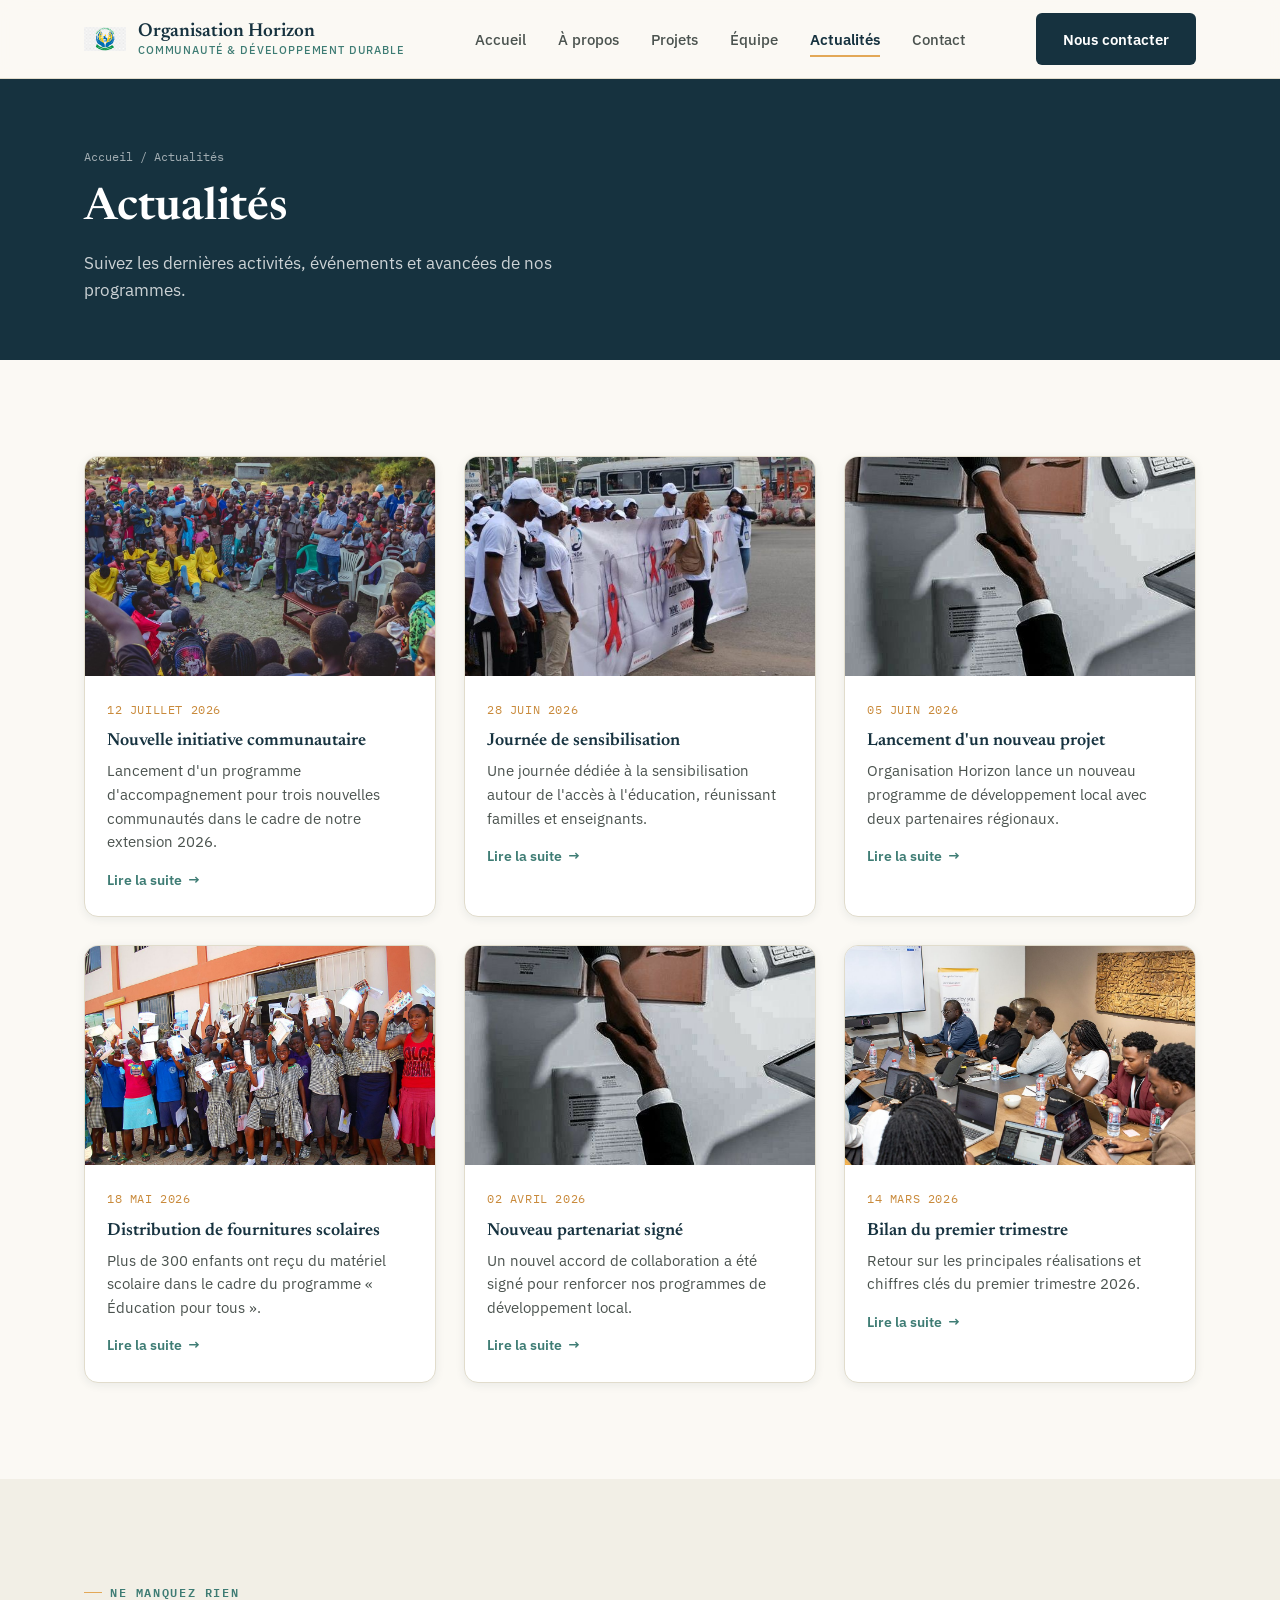
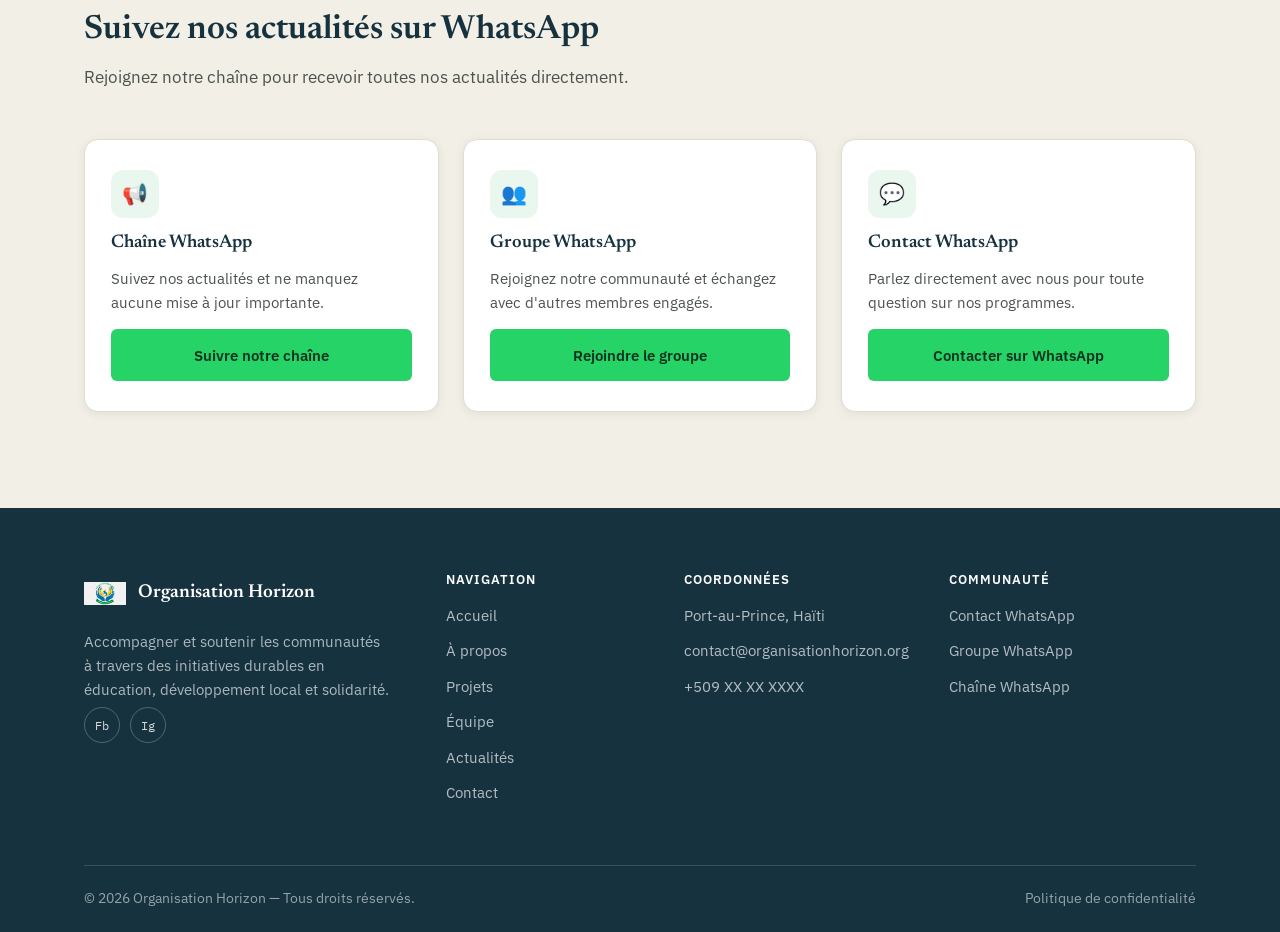
<file: organisation-website/news.html>
<!DOCTYPE html>
<html lang="fr">
<head>
<meta charset="UTF-8">
<meta name="viewport" content="width=device-width, initial-scale=1.0">
<title>Actualités — Organisation Horizon</title>
<meta name="description" content="Suivez les dernières activités et actualités d'Organisation Horizon.">
<link rel="stylesheet" href="css/style.css">
</head>
<body>

<header class="site-header">
  <div class="container">
    <a href="index.html" class="brand">
      <img src="images/logo/logoorganization.png" alt="Logo Organisation Horizon" style="width:42px; height:42px; border-radius:10px; object-fit:contain;">
      <span class="brand-name">Organisation Horizon<small>Communauté &amp; développement durable</small></span>
    </a>
    <nav class="main-nav" aria-label="Navigation principale">
      <a href="index.html">Accueil</a>
      <a href="about.html">À propos</a>
      <a href="projects.html">Projets</a>
      <a href="team.html">Équipe</a>
      <a href="news.html" class="active">Actualités</a>
      <a href="contact.html">Contact</a>
    </nav>
    <div class="header-actions">
      <a href="contact.html" class="btn btn-dark">Nous contacter</a>
      <button class="hamburger" aria-label="Ouvrir le menu" aria-expanded="false"><span></span><span></span><span></span></button>
    </div>
  </div>
</header>

<nav class="mobile-nav" aria-label="Navigation mobile">
  <a href="index.html">Accueil</a>
  <a href="about.html">À propos</a>
  <a href="projects.html">Projets</a>
  <a href="team.html">Équipe</a>
  <a href="news.html">Actualités</a>
  <a href="contact.html">Contact</a>
  <a href="contact.html" class="btn btn-dark btn-block">Nous contacter</a>
</nav>

<section class="page-header">
  <div class="container">
    <span class="breadcrumb"><a href="index.html">Accueil</a> / Actualités</span>
    <h1>Actualités</h1>
    <p>Suivez les dernières activités, événements et avancées de nos programmes.</p>
  </div>
</section>

<section class="reveal">
  <div class="container">
    <div class="news-grid">

      <article class="news-card">
          <div class="news-media"><img src="images/news/nouvelle-initiative.jpg" alt="Nouvelle initiative communautaire" style="width:100%; height:100%; object-fit:cover;"></div>        <div class="news-body">
          <span class="news-date">12 juillet 2026</span>
          <h3>Nouvelle initiative communautaire</h3>
          <p>Lancement d'un programme d'accompagnement pour trois nouvelles communautés dans le cadre de notre extension 2026.</p>
          <a href="contact.html" class="news-link">Lire la suite</a>
        </div>
      </article>

      <article class="news-card">
<div class="news-media"><img src="images/news/journee-sensibilisation.jpg" alt="Nouvelle initiative communautaire" style="width:100%; height:100%; object-fit:cover;"></div>        <div class="news-body">
          <span class="news-date">28 juin 2026</span>
          <h3>Journée de sensibilisation</h3>
          <p>Une journée dédiée à la sensibilisation autour de l'accès à l'éducation, réunissant familles et enseignants.</p>
          <a href="contact.html" class="news-link">Lire la suite</a>
        </div>
      </article>

      <article class="news-card">
        <div class="news-media"><img src="images/news/nouveau-partenariat.jpg" alt="Nouveau partenariat" style="width:100%; height:100%; object-fit:cover;"></div>
        <div class="news-body">
          <span class="news-date">05 juin 2026</span>
          <h3>Lancement d'un nouveau projet</h3>
          <p>Organisation Horizon lance un nouveau programme de développement local avec deux partenaires régionaux.</p>
          <a href="contact.html" class="news-link">Lire la suite</a>
        </div>
      </article>

      <article class="news-card">
        <div class="news-media"><img src="images/news/fournitures-scolaires.jpg" alt="Distribution de fournitures scolaires" style="width:100%; height:100%; object-fit:cover;"></div>
        <div class="news-body">
          <span class="news-date">18 mai 2026</span>
          <h3>Distribution de fournitures scolaires</h3>
          <p>Plus de 300 enfants ont reçu du matériel scolaire dans le cadre du programme « Éducation pour tous ».</p>
          <a href="contact.html" class="news-link">Lire la suite</a>
        </div>
      </article>

      <article class="news-card">
        <div class="news-media"><img src="images/news/nouveau-partenariat.jpg" alt="Nouveau partenariat" style="width:100%; height:100%; object-fit:cover;"></div>
        <div class="news-body">
          <span class="news-date">02 avril 2026</span>
          <h3>Nouveau partenariat signé</h3>
          <p>Un nouvel accord de collaboration a été signé pour renforcer nos programmes de développement local.</p>
          <a href="contact.html" class="news-link">Lire la suite</a>
        </div>
      </article>

      <article class="news-card">
<div class="news-media"><img src="images/news/bilan-trimestre.jpg" alt="Nouvelle initiative communautaire" style="width:100%; height:100%; object-fit:cover;"></div>        <div class="news-body">
          <span class="news-date">14 mars 2026</span>
          <h3>Bilan du premier trimestre</h3>
          <p>Retour sur les principales réalisations et chiffres clés du premier trimestre 2026.</p>
          <a href="contact.html" class="news-link">Lire la suite</a>
        </div>
      </article>

    </div>
  </div>
</section>

<section class="community reveal">
  <div class="container">
    <div class="section-head">
      <span class="eyebrow">Ne manquez rien</span>
      <h2>Suivez nos actualités sur WhatsApp</h2>
      <p>Rejoignez notre chaîne pour recevoir toutes nos actualités directement.</p>
    </div>
    <div class="community-grid">
      <div class="community-card">
        <div class="community-icon">📢</div>
        <h3>Chaîne WhatsApp</h3>
        <p>Suivez nos actualités et ne manquez aucune mise à jour importante.</p>
        <a href="#" class="btn btn-whatsapp">Suivre notre chaîne</a>
      </div>
      <div class="community-card">
        <div class="community-icon">👥</div>
        <h3>Groupe WhatsApp</h3>
        <p>Rejoignez notre communauté et échangez avec d'autres membres engagés.</p>
        <a href="#" class="btn btn-whatsapp">Rejoindre le groupe</a>
      </div>
      <div class="community-card">
        <div class="community-icon">💬</div>
        <h3>Contact WhatsApp</h3>
        <p>Parlez directement avec nous pour toute question sur nos programmes.</p>
        <a href="https://wa.me/509XXXXXXXX" target="_blank" rel="noopener" class="btn btn-whatsapp">Contacter sur WhatsApp</a>
      </div>
    </div>
  </div>
</section>

<footer class="site-footer">
  <div class="container">
    <div class="footer-grid">
      <div class="footer-brand">
        <a href="index.html" class="brand">
          <img src="images/logo/logoorganization.png" alt="Logo Organisation Horizon" style="width:42px; height:42px; border-radius:10px; object-fit:contain;">
          <span class="brand-name">Organisation Horizon</span>
        </a>
        <p class="footer-about">Accompagner et soutenir les communautés à travers des initiatives durables en éducation, développement local et solidarité.</p>
        <div class="footer-social">
          <a href="#" aria-label="Facebook">Fb</a>
          <a href="#" aria-label="Instagram">Ig</a>
         <!-- <a href="#" aria-label="LinkedIn">In</a>  -->
        </div>
      </div>
      <div class="footer-col">
        <h4>Navigation</h4>
        <a href="index.html">Accueil</a>
        <a href="about.html">À propos</a>
        <a href="projects.html">Projets</a>
        <a href="team.html">Équipe</a>
        <a href="news.html">Actualités</a>
        <a href="contact.html">Contact</a>
      </div>
      <div class="footer-col">
        <h4>Coordonnées</h4>
        <p>Port-au-Prince, Haïti</p>
        <a href="mailto:contact@organisationhorizon.org">contact@organisationhorizon.org</a>
        <a href="https://wa.me/509XXXXXXXX" target="_blank" rel="noopener">+509 XX XX XXXX</a>
      </div>
      <div class="footer-col">
        <h4>Communauté</h4>
        <a href="https://wa.me/509XXXXXXXX" target="_blank" rel="noopener">Contact WhatsApp</a>
        <a href="#">Groupe WhatsApp</a>
        <a href="#">Chaîne WhatsApp</a>
      </div>
    </div>
    <div class="footer-bottom">
      <span>© 2026 Organisation Horizon — Tous droits réservés.</span>
      <a href="#">Politique de confidentialité</a>
    </div>
  </div>
</footer>

<script src="js/script.js"></script>
</body>
</html>
</file>
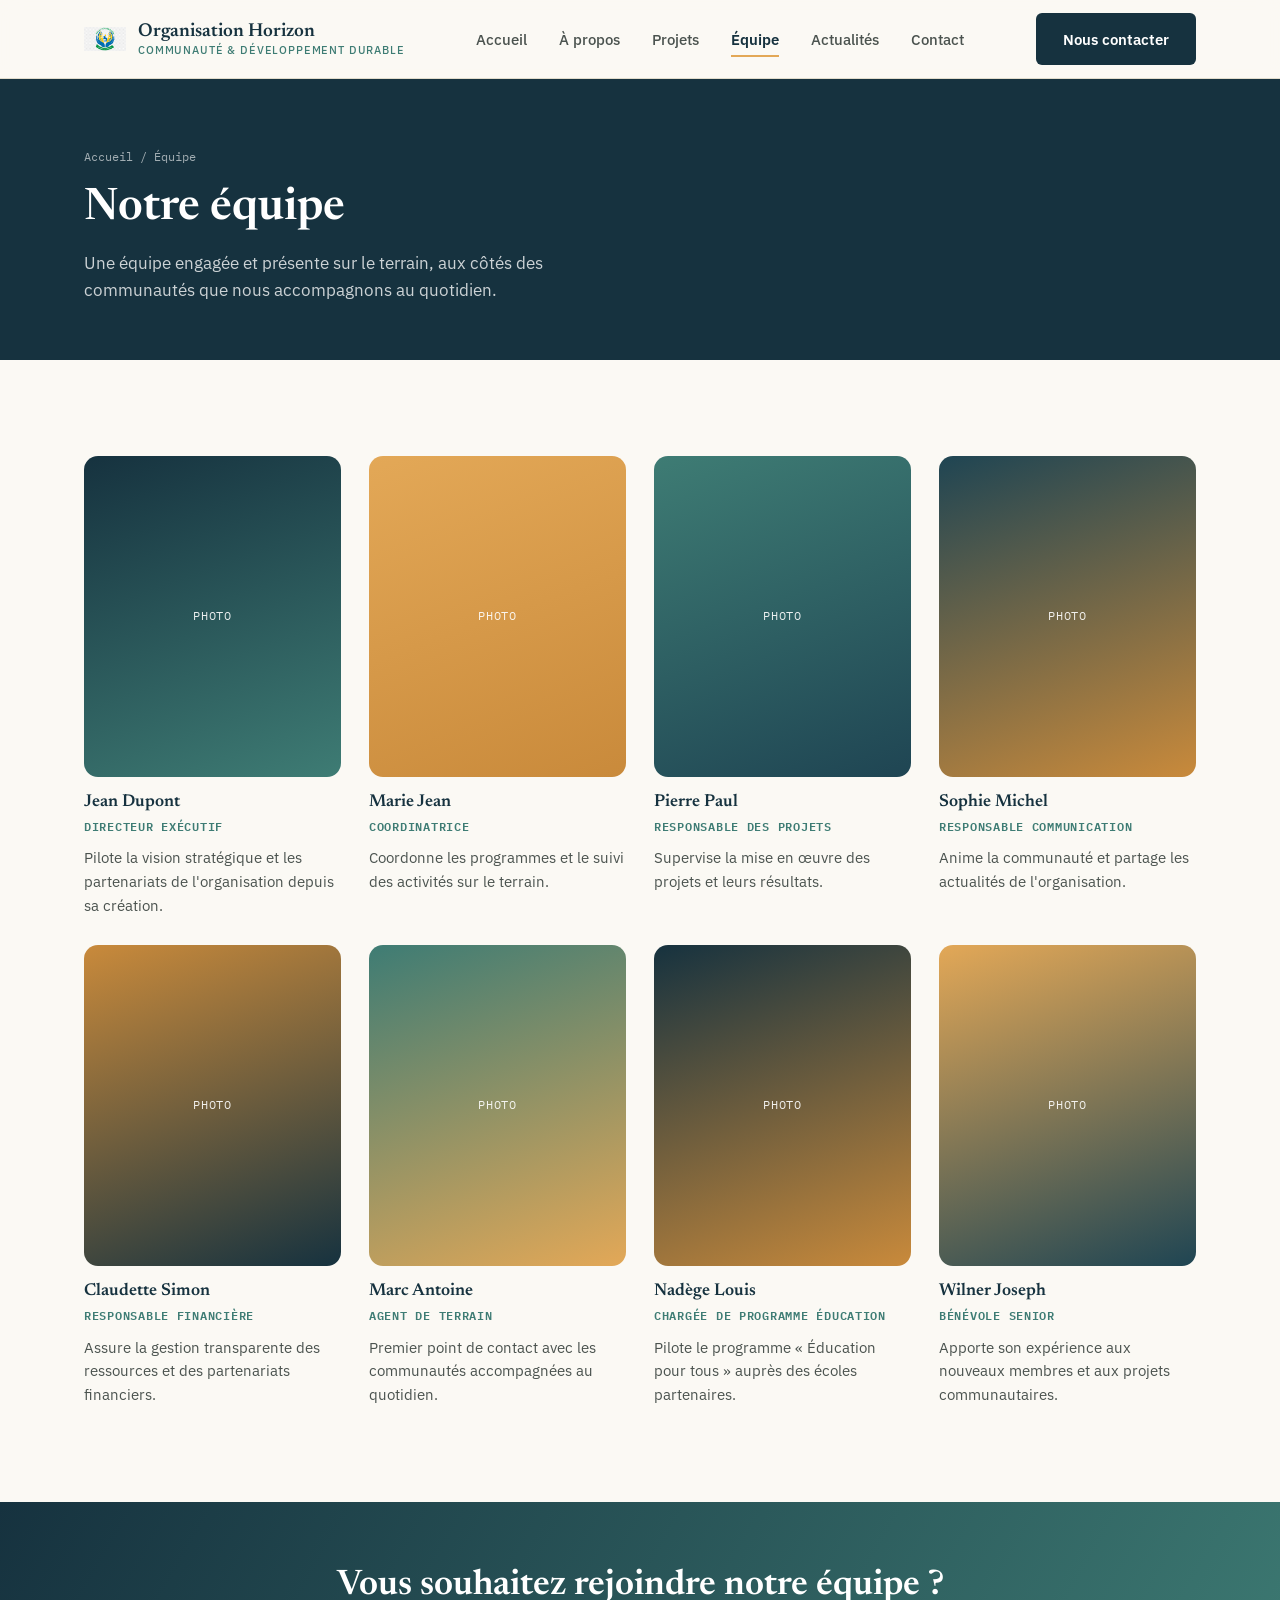
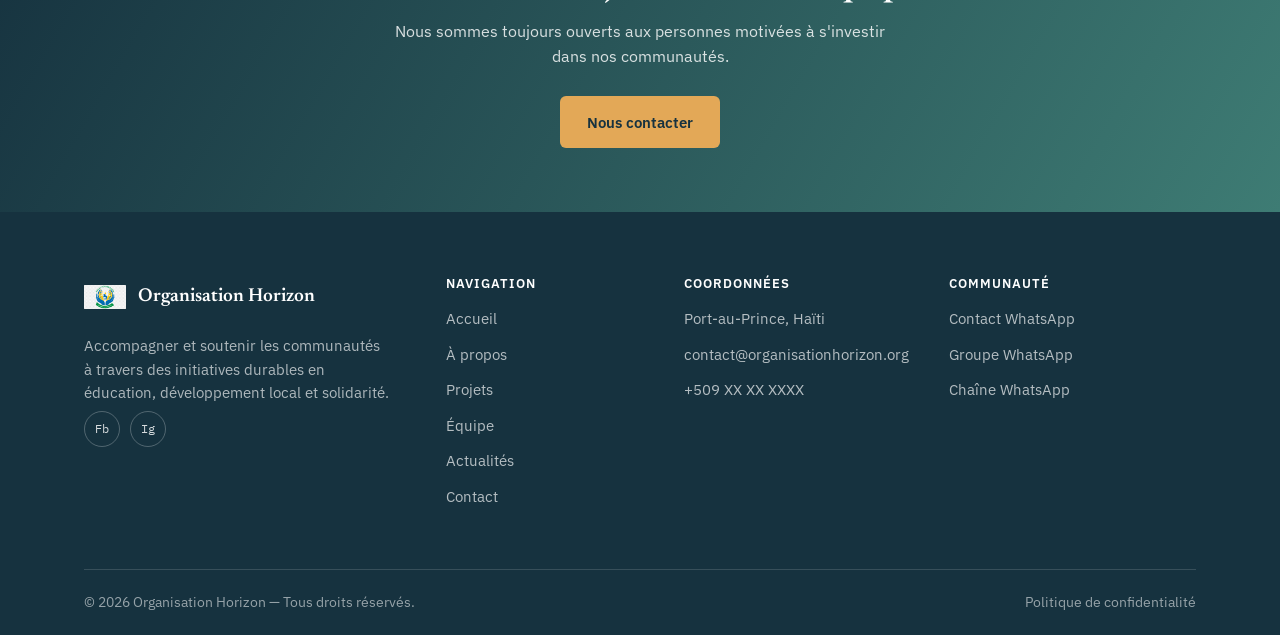
<file: organisation-website/team.html>
<!DOCTYPE html>
<html lang="fr">
<head>
<meta charset="UTF-8">
<meta name="viewport" content="width=device-width, initial-scale=1.0">
<title>Notre équipe — Organisation Horizon</title>
<meta name="description" content="Découvrez les membres de l'équipe d'Organisation Horizon.">
<link rel="stylesheet" href="css/style.css">
</head>
<body>

<header class="site-header">
  <div class="container">
    <a href="index.html" class="brand">
      <img src="images/logo/logoorganization.png" alt="Logo Organisation Horizon" style="width:42px; height:42px; border-radius:10px; object-fit:contain;">
      <span class="brand-name">Organisation Horizon<small>Communauté &amp; développement durable</small></span>
    </a>
    <nav class="main-nav" aria-label="Navigation principale">
      <a href="index.html">Accueil</a>
      <a href="about.html">À propos</a>
      <a href="projects.html">Projets</a>
      <a href="team.html" class="active">Équipe</a>
      <a href="news.html">Actualités</a>
      <a href="contact.html">Contact</a>
    </nav>
    <div class="header-actions">
      <a href="contact.html" class="btn btn-dark">Nous contacter</a>
      <button class="hamburger" aria-label="Ouvrir le menu" aria-expanded="false"><span></span><span></span><span></span></button>
    </div>
  </div>
</header>

<nav class="mobile-nav" aria-label="Navigation mobile">
  <a href="index.html">Accueil</a>
  <a href="about.html">À propos</a>
  <a href="projects.html">Projets</a>
  <a href="team.html">Équipe</a>
  <a href="news.html">Actualités</a>
  <a href="contact.html">Contact</a>
  <a href="contact.html" class="btn btn-dark btn-block">Nous contacter</a>
</nav>

<section class="page-header">
  <div class="container">
    <span class="breadcrumb"><a href="index.html">Accueil</a> / Équipe</span>
    <h1>Notre équipe</h1>
    <p>Une équipe engagée et présente sur le terrain, aux côtés des communautés que nous accompagnons au quotidien.</p>
  </div>
</section>

<section class="reveal">
  <div class="container">
    <div class="team-grid">
      <div class="team-card">
        <div class="team-photo" style="background: linear-gradient(160deg, var(--navy), var(--teal));"><div class="art-block">Photo</div></div>
        <h3>Jean Dupont</h3>
        <div class="team-role">Directeur exécutif</div>
        <p class="team-bio">Pilote la vision stratégique et les partenariats de l'organisation depuis sa création.</p>
      </div>
      <div class="team-card">
        <div class="team-photo" style="background: linear-gradient(160deg, var(--gold), var(--gold-dim));"><div class="art-block">Photo</div></div>
        <h3>Marie Jean</h3>
        <div class="team-role">Coordinatrice</div>
        <p class="team-bio">Coordonne les programmes et le suivi des activités sur le terrain.</p>
      </div>
      <div class="team-card">
        <div class="team-photo" style="background: linear-gradient(160deg, var(--teal), var(--navy-2));"><div class="art-block">Photo</div></div>
        <h3>Pierre Paul</h3>
        <div class="team-role">Responsable des projets</div>
        <p class="team-bio">Supervise la mise en œuvre des projets et leurs résultats.</p>
      </div>
      <div class="team-card">
        <div class="team-photo" style="background: linear-gradient(160deg, var(--navy-2), var(--gold-dim));"><div class="art-block">Photo</div></div>
        <h3>Sophie Michel</h3>
        <div class="team-role">Responsable communication</div>
        <p class="team-bio">Anime la communauté et partage les actualités de l'organisation.</p>
      </div>
      <div class="team-card">
        <div class="team-photo" style="background: linear-gradient(160deg, var(--gold-dim), var(--navy));"><div class="art-block">Photo</div></div>
        <h3>Claudette Simon</h3>
        <div class="team-role">Responsable financière</div>
        <p class="team-bio">Assure la gestion transparente des ressources et des partenariats financiers.</p>
      </div>
      <div class="team-card">
        <div class="team-photo" style="background: linear-gradient(160deg, var(--teal), var(--gold));"><div class="art-block">Photo</div></div>
        <h3>Marc Antoine</h3>
        <div class="team-role">Agent de terrain</div>
        <p class="team-bio">Premier point de contact avec les communautés accompagnées au quotidien.</p>
      </div>
      <div class="team-card">
        <div class="team-photo" style="background: linear-gradient(160deg, var(--navy), var(--gold-dim));"><div class="art-block">Photo</div></div>
        <h3>Nadège Louis</h3>
        <div class="team-role">Chargée de programme éducation</div>
        <p class="team-bio">Pilote le programme « Éducation pour tous » auprès des écoles partenaires.</p>
      </div>
      <div class="team-card">
        <div class="team-photo" style="background: linear-gradient(160deg, var(--gold), var(--navy-2));"><div class="art-block">Photo</div></div>
        <h3>Wilner Joseph</h3>
        <div class="team-role">Bénévole senior</div>
        <p class="team-bio">Apporte son expérience aux nouveaux membres et aux projets communautaires.</p>
      </div>
    </div>
  </div>
</section>

<section class="cta-band">
  <div class="container">
    <h2>Vous souhaitez rejoindre notre équipe ?</h2>
    <p>Nous sommes toujours ouverts aux personnes motivées à s'investir dans nos communautés.</p>
    <div class="hero-ctas">
      <a href="contact.html" class="btn btn-primary">Nous contacter</a>
    </div>
  </div>
</section>

<footer class="site-footer">
  <div class="container">
    <div class="footer-grid">
      <div class="footer-brand">
        <a href="index.html" class="brand">
          <img src="images/logo/logoorganization.png" alt="Logo Organisation Horizon" style="width:42px; height:42px; border-radius:10px; object-fit:contain;">
          <span class="brand-name">Organisation Horizon</span>
        </a>
        <p class="footer-about">Accompagner et soutenir les communautés à travers des initiatives durables en éducation, développement local et solidarité.</p>
        <div class="footer-social">
          <a href="#" aria-label="Facebook">Fb</a>
          <a href="#" aria-label="Instagram">Ig</a>
         <!-- <a href="#" aria-label="LinkedIn">In</a> -->
        </div>
      </div>
      <div class="footer-col">
        <h4>Navigation</h4>
        <a href="index.html">Accueil</a>
        <a href="about.html">À propos</a>
        <a href="projects.html">Projets</a>
        <a href="team.html">Équipe</a>
        <a href="news.html">Actualités</a>
        <a href="contact.html">Contact</a>
      </div>
      <div class="footer-col">
        <h4>Coordonnées</h4>
        <p>Port-au-Prince, Haïti</p>
        <a href="mailto:contact@organisationhorizon.org">contact@organisationhorizon.org</a>
        <a href="https://wa.me/509XXXXXXXX" target="_blank" rel="noopener">+509 XX XX XXXX</a>
      </div>
      <div class="footer-col">
        <h4>Communauté</h4>
        <a href="https://wa.me/509XXXXXXXX" target="_blank" rel="noopener">Contact WhatsApp</a>
        <a href="#">Groupe WhatsApp</a>
        <a href="#">Chaîne WhatsApp</a>
      </div>
    </div>
    <div class="footer-bottom">
      <span>© 2026 Organisation Horizon — Tous droits réservés.</span>
      <a href="#">Politique de confidentialité</a>
    </div>
  </div>
</footer>

<script src="js/script.js"></script>
</body>
</html>
</file>
<file: css/style.css>
/* =========================================================
   ORGANISATION HORIZON — style.css
   Signature: la "ligne d'horizon" — un dégradé nuit -> aube
   qui traverse le site comme séparateur de sections.
   ========================================================= */

/* ---------- Fonts ---------- */
@import url('https://fonts.googleapis.com/css2?family=Newsreader:ital,opsz,wght@0,6..72,400;0,6..72,500;0,6..72,600;0,6..72,700;1,6..72,500&family=IBM+Plex+Sans:wght@400;500;600;700&family=IBM+Plex+Mono:wght@500;600&display=swap');

/* ---------- Design tokens ---------- */
:root{
  /* Palette : nuit -> horizon -> aube */
  --navy: #16323F;        /* nuit / fond sombre */
  --navy-2: #1F4553;      /* nuit, variante claire */
  --teal: #3E7C74;        /* feuillage / communauté */
  --gold: #E3A857;        /* aube / horizon / accent chaud */
  --gold-dim: #C98A3B;
  --paper: #FBF9F4;       /* fond clair */
  --paper-2: #F2EFE6;     /* fond clair, section alternée */
  --ink: #1B1E1C;         /* texte principal */
  --ink-soft: #4B534F;    /* texte secondaire */
  --line: #E1DCCC;        /* traits / bordures */
  --white: #FFFFFF;

  --font-display: 'Newsreader', 'Georgia', serif;
  --font-body: 'IBM Plex Sans', 'Segoe UI', sans-serif;
  --font-mono: 'IBM Plex Mono', monospace;

  --radius: 6px;
  --radius-lg: 14px;
  --shadow-soft: 0 10px 30px -14px rgba(22,50,63,0.25);
  --shadow-card: 0 2px 10px rgba(22,50,63,0.08);

  --container: 1160px;
  --header-h: 78px;

  --ease: cubic-bezier(.4,.06,.2,1);
}

/* ---------- Reset ---------- */
*, *::before, *::after{ box-sizing: border-box; }
html{ scroll-behavior: smooth; }
body{
  margin:0;
  font-family: var(--font-body);
  color: var(--ink);
  background: var(--paper);
  line-height: 1.6;
  -webkit-font-smoothing: antialiased;
}
img{ max-width:100%; display:block; }
a{ color: inherit; text-decoration:none; }
ul{ list-style:none; margin:0; padding:0; }
h1,h2,h3,h4{ font-family: var(--font-display); font-weight:600; line-height:1.15; margin:0; color: var(--navy); }
p{ margin:0; }
button{ font-family: inherit; cursor:pointer; }
input, textarea{ font-family: inherit; font-size: 1rem; }

:focus-visible{
  outline: 2.5px solid var(--gold);
  outline-offset: 3px;
}

@media (prefers-reduced-motion: reduce){
  *{ animation-duration: 0.001ms !important; animation-iteration-count: 1 !important; transition-duration: 0.001ms !important; scroll-behavior: auto !important; }
}

.container{
  width: 100%;
  max-width: var(--container);
  margin: 0 auto;
  padding: 0 24px;
}

.eyebrow{
  display:inline-flex;
  align-items:center;
  gap:8px;
  font-family: var(--font-mono);
  font-size: 0.72rem;
  letter-spacing: 0.14em;
  text-transform: uppercase;
  color: var(--teal);
  font-weight: 600;
}
.eyebrow::before{
  content:"";
  width: 18px; height: 1px;
  background: var(--gold);
  display:inline-block;
}

section{ padding: 96px 0; }
.section-alt{ background: var(--paper-2); }

.section-head{
  max-width: 640px;
  margin-bottom: 48px;
}
.section-head h2{ font-size: clamp(1.7rem, 2.6vw, 2.4rem); margin-top: 10px; }
.section-head p{ color: var(--ink-soft); margin-top: 14px; font-size: 1.05rem; }

/* ---------- Ligne d'horizon (signature) ---------- */
.horizon-rule{
  height: 3px;
  width: 100%;
  background: linear-gradient(90deg, var(--navy) 0%, var(--teal) 45%, var(--gold) 100%);
  border:0;
  margin:0;
}

/* ---------- Buttons ---------- */
.btn{
  display:inline-flex;
  align-items:center;
  justify-content:center;
  gap:8px;
  padding: 13px 26px;
  border-radius: var(--radius);
  font-weight: 600;
  font-size: 0.95rem;
  border: 1.5px solid transparent;
  transition: transform .18s var(--ease), background .18s var(--ease), border-color .18s var(--ease), color .18s var(--ease);
  white-space: nowrap;
}
.btn:hover{ transform: translateY(-2px); }
.btn-primary{ background: var(--gold); color: var(--navy); }
.btn-primary:hover{ background: var(--gold-dim); }
.btn-outline{ background: transparent; border-color: rgba(255,255,255,0.55); color: var(--white); }
.btn-outline:hover{ background: rgba(255,255,255,0.12); border-color: var(--white); }
.btn-dark{ background: var(--navy); color: var(--white); }
.btn-dark:hover{ background: var(--navy-2); }
.btn-ghost{ background: transparent; border-color: var(--line); color: var(--navy); }
.btn-ghost:hover{ border-color: var(--navy); }
.btn-whatsapp{ background:#25D366; color:#0b3320; }
.btn-whatsapp:hover{ background:#1fbd59; }
.btn-block{ width:100%; }

/* =========================================================
   HEADER
   ========================================================= */
.site-header{
  position: sticky; top:0; z-index: 100;
  background: rgba(251,249,244,0.92);
  backdrop-filter: blur(10px);
  border-bottom: 1px solid var(--line);
}
.site-header .container{
  height: var(--header-h);
  display:flex;
  align-items:center;
  justify-content: space-between;
}
.brand{ display:flex; align-items:center; gap:12px; }
.brand-mark{
  width:42px; height:42px; border-radius:10px;
  background: linear-gradient(160deg, var(--navy), var(--teal));
  position: relative; flex-shrink:0;
  overflow:hidden;
}
.brand-mark::after{
  content:"";
  position:absolute; left:0; right:0; bottom:8px; height:14px;
  background: linear-gradient(90deg, var(--gold), #F3CE8C);
  border-radius: 0 0 10px 10px;
  opacity:.95;
}
.brand-name{ font-family: var(--font-display); font-weight:600; font-size:1.18rem; color: var(--navy); line-height:1.1; }
.brand-name small{ display:block; font-family: var(--font-body); font-weight:500; font-size: 0.66rem; letter-spacing:.08em; text-transform:uppercase; color: var(--teal); margin-top:2px; }

.main-nav{ display:flex; align-items:center; gap:2px; }
.main-nav a{
  padding: 10px 15px;
  font-size: 0.95rem;
  font-weight: 500;
  color: var(--ink-soft);
  border-radius: var(--radius);
  transition: color .15s, background .15s;
  position: relative;
}
.main-nav a:hover{ color: var(--navy); background: var(--paper-2); }
.main-nav a.active{ color: var(--navy); font-weight:600; }
.main-nav a.active::after{
  content:"";
  position:absolute; left:15px; right:15px; bottom:4px; height:2px;
  background: var(--gold);
}

.header-actions{ display:flex; align-items:center; gap:14px; }
.hamburger{
  display:none;
  width:42px; height:42px;
  border:1px solid var(--line);
  border-radius: var(--radius);
  background: var(--white);
  align-items:center; justify-content:center;
  flex-direction: column; gap:4px;
}
.hamburger span{ display:block; width:20px; height:2px; background: var(--navy); transition: transform .25s var(--ease), opacity .2s; }
.hamburger.is-open span:nth-child(1){ transform: translateY(6px) rotate(45deg); }
.hamburger.is-open span:nth-child(2){ opacity:0; }
.hamburger.is-open span:nth-child(3){ transform: translateY(-6px) rotate(-45deg); }

.mobile-nav{
  display:none;
  position:fixed; inset: var(--header-h) 0 0 0;
  background: var(--paper);
  z-index: 99;
  padding: 12px 24px 40px;
  overflow-y:auto;
}
.mobile-nav.is-open{ display:block; }
.mobile-nav a{
  display:block;
  padding: 16px 4px;
  font-size: 1.15rem;
  font-family: var(--font-display);
  color: var(--navy);
  border-bottom: 1px solid var(--line);
}
.mobile-nav .btn{ margin-top: 24px; }

@media (max-width: 960px){
  .main-nav{ display:none; }
  .header-actions .btn{ display:none; }
  .hamburger{ display:flex; }
}

/* =========================================================
   HERO
   ========================================================= */
.hero{
  position: relative;
  background: linear-gradient(180deg, var(--navy) 0%, var(--navy-2) 55%, #2C5C58 100%);
  color: var(--white);
  overflow:hidden;
  padding: 90px 0 0;
}
.hero .container{
  display:grid;
  grid-template-columns: 1.05fr 0.95fr;
  gap: 48px;
  align-items:center;
  position:relative;
  z-index:2;
}
.hero-eyebrow{ color: var(--gold); }
.hero-eyebrow::before{ background: var(--gold); }
.hero h1{
  color: var(--white);
  font-size: clamp(2.3rem, 4.4vw, 3.6rem);
  margin-top: 18px;
  max-width: 12ch;
}
.hero-lede{
  margin-top: 22px;
  font-size: 1.15rem;
  color: rgba(255,255,255,0.82);
  max-width: 46ch;
}
.hero-ctas{ display:flex; gap:14px; margin-top: 34px; flex-wrap:wrap; }
.hero-art{
  position:relative;
  aspect-ratio: 1 / 0.92;
  border-radius: var(--radius-lg);
  overflow:hidden;
}
.hero-visual{ width:100%; height:100%; display:block; }
.hero-bottom{
  height: 64px;
  margin-top: 64px;
  background: linear-gradient(90deg, transparent, var(--gold), transparent);
  opacity:.9;
}

@media (max-width: 860px){
  .hero .container{ grid-template-columns: 1fr; }
  .hero-art{ order:-1; aspect-ratio: 16/11; }
  .hero{ padding-top: 56px; }
}

/* =========================================================
   ABOUT SUMMARY (home)
   ========================================================= */
.about-grid{
  display:grid;
  grid-template-columns: 0.9fr 1.1fr;
  gap: 64px;
  align-items: start;
}
.about-figure{
  border-radius: var(--radius-lg);
  overflow:hidden;
  aspect-ratio: 4/5;
}
.pillars{ margin-top: 28px; display:grid; gap: 18px; }
.pillar{
  display:flex; gap:16px;
  padding: 18px 0;
  border-top: 1px solid var(--line);
}
.pillar-label{ font-family: var(--font-mono); font-size:0.78rem; color: var(--gold-dim); font-weight:600; flex-shrink:0; width: 90px; padding-top:2px; }
.pillar-body h4{ font-size: 1.05rem; }
.pillar-body p{ color: var(--ink-soft); margin-top:6px; font-size:0.96rem; }

@media (max-width: 860px){
  .about-grid{ grid-template-columns: 1fr; gap: 36px; }
  .about-figure{ aspect-ratio: 16/9; }
}

/* =========================================================
   PROJECT CARDS
   ========================================================= */
.card-grid{ display:grid; grid-template-columns: repeat(3, 1fr); gap: 28px; }
.project-card{
  background: var(--white);
  border-radius: var(--radius-lg);
  overflow:hidden;
  box-shadow: var(--shadow-card);
  border: 1px solid var(--line);
  transition: transform .22s var(--ease), box-shadow .22s var(--ease);
  display:flex; flex-direction:column;
}
.project-card:hover{ transform: translateY(-6px); box-shadow: var(--shadow-soft); }
.project-media{ aspect-ratio: 16/10; position:relative; overflow:hidden; }
.project-status{
  position:absolute; top:14px; left:14px;
  background: rgba(27,30,26,0.72);
  color:var(--white);
  font-family: var(--font-mono);
  font-size: 0.7rem;
  letter-spacing: .06em;
  padding: 5px 10px;
  border-radius: 999px;
  text-transform: uppercase;
}
.project-body{ padding: 22px 22px 24px; display:flex; flex-direction:column; gap:10px; flex:1; }
.project-body h3{ font-size: 1.2rem; }
.project-body p{ color: var(--ink-soft); font-size:0.95rem; flex:1; }
.project-link{ font-weight:600; color: var(--teal); font-size:0.92rem; display:inline-flex; align-items:center; gap:6px; margin-top:4px; }
.project-link::after{ content:"→"; transition: transform .18s; }
.project-link:hover::after{ transform: translateX(3px); }

@media (max-width: 980px){ .card-grid{ grid-template-columns: repeat(2,1fr);} }
@media (max-width: 620px){ .card-grid{ grid-template-columns: 1fr; } }

/* =========================================================
   IMPACT / STATS
   ========================================================= */
.impact{ background: var(--navy); color: var(--white); }
.impact .section-head p{ color: rgba(255,255,255,0.72); }
.impact .section-head h2{ color: var(--white); }
.impact .eyebrow{ color: var(--gold); }
.impact .eyebrow::before{ background: var(--gold); }
.stats-grid{ display:grid; grid-template-columns: repeat(4,1fr); gap: 1px; background: rgba(255,255,255,0.14); border-radius: var(--radius-lg); overflow:hidden; }
.stat{ background: var(--navy-2); padding: 34px 24px; text-align:left; }
.stat-num{ font-family: var(--font-mono); font-size: clamp(2rem,3.4vw,2.6rem); color: var(--gold); font-weight:600; }
.stat-label{ margin-top:8px; color: rgba(255,255,255,0.78); font-size:0.92rem; }

@media (max-width: 780px){ .stats-grid{ grid-template-columns: repeat(2,1fr);} }

/* =========================================================
   TEAM
   ========================================================= */
.team-grid{ display:grid; grid-template-columns: repeat(4,1fr); gap: 28px; }
.team-card{ text-align:left; }
.team-photo{ aspect-ratio: 4/5; border-radius: var(--radius-lg); overflow:hidden; margin-bottom:16px; }
.team-card h3{ font-size: 1.08rem; }
.team-role{ font-family: var(--font-mono); font-size:0.76rem; color: var(--teal); text-transform:uppercase; letter-spacing:.06em; margin-top:4px; font-weight:600; }
.team-bio{ color: var(--ink-soft); font-size:0.92rem; margin-top:10px; }

@media (max-width: 980px){ .team-grid{ grid-template-columns: repeat(2,1fr);} }
@media (max-width: 560px){ .team-grid{ grid-template-columns: 1fr; max-width:340px; margin:0 auto;} }

/* =========================================================
   NEWS
   ========================================================= */
.news-grid{ display:grid; grid-template-columns: repeat(3,1fr); gap: 28px; }
.news-card{ background: var(--white); border-radius: var(--radius-lg); overflow:hidden; border:1px solid var(--line); box-shadow: var(--shadow-card); transition: transform .2s var(--ease); }
.news-card:hover{ transform: translateY(-5px); }
.news-media{ aspect-ratio: 16/10; }
.news-body{ padding: 20px 22px 24px; }
.news-date{ font-family: var(--font-mono); font-size: 0.75rem; color: var(--gold-dim); text-transform:uppercase; letter-spacing:.05em; }
.news-body h3{ font-size: 1.1rem; margin-top:10px; }
.news-body p{ color: var(--ink-soft); font-size:0.92rem; margin-top:8px; }
.news-link{ margin-top:14px; display:inline-flex; font-weight:600; color: var(--teal); font-size:0.9rem; align-items:center; gap:6px; }
.news-link::after{ content:"→"; }

@media (max-width: 980px){ .news-grid{ grid-template-columns: repeat(2,1fr);} }
@media (max-width: 620px){ .news-grid{ grid-template-columns: 1fr; } }

/* =========================================================
   COMMUNITY / WHATSAPP
   ========================================================= */
.community{ background: var(--paper-2); }
.community-grid{ display:grid; grid-template-columns: repeat(3,1fr); gap: 24px; }
.community-card{
  background: var(--white);
  border: 1px solid var(--line);
  border-radius: var(--radius-lg);
  padding: 30px 26px;
  display:flex; flex-direction:column; gap:14px;
  box-shadow: var(--shadow-card);
}
.community-icon{
  width:48px; height:48px; border-radius: 12px;
  display:flex; align-items:center; justify-content:center;
  background: #E9F7EF; color:#128C4A; font-size:1.3rem;
}
.community-card h3{ font-size: 1.15rem; }
.community-card p{ color: var(--ink-soft); font-size:0.94rem; flex:1; }

@media (max-width: 900px){ .community-grid{ grid-template-columns: 1fr; } }

/* =========================================================
   CONTACT
   ========================================================= */
.contact-grid{ display:grid; grid-template-columns: 0.85fr 1.15fr; gap: 56px; }
.contact-info-list{ margin-top: 28px; display:grid; gap:20px; }
.contact-info-item{ display:flex; gap:14px; align-items:flex-start; }
.contact-info-icon{
  width:38px; height:38px; border-radius:10px; flex-shrink:0;
  background: var(--paper-2); display:flex; align-items:center; justify-content:center;
  color: var(--navy); font-weight:700; font-family:var(--font-mono); font-size:0.85rem;
}
.contact-info-item h4{ font-size:0.98rem; }
.contact-info-item p, .contact-info-item a{ color: var(--ink-soft); font-size:0.94rem; margin-top:2px; }
.social-row{ display:flex; gap:10px; margin-top: 26px; }
.social-row a{
  width: 40px; height:40px; border-radius:50%;
  border:1px solid var(--line);
  display:flex; align-items:center; justify-content:center;
  font-family: var(--font-mono); font-size:0.8rem; font-weight:600;
  transition: background .15s, color .15s, border-color .15s;
}
.social-row a:hover{ background: var(--navy); color: var(--white); border-color: var(--navy); }

.contact-form{
  padding: 0;
}
.form-row{ display:grid; gap:8px; margin-bottom:20px; }
.form-row label{ font-size:0.88rem; font-weight:600; color: var(--navy); }
.form-row input, .form-row textarea{
  padding: 13px 14px;
  border-radius: var(--radius);
  border: 1.5px solid var(--line);
  background: var(--paper);
  transition: border-color .15s;
}
.form-row input:focus, .form-row textarea:focus{ border-color: var(--teal); outline: none; }
.form-note{ font-size:0.82rem; color: var(--ink-soft); margin-top:14px; }
.form-success{
  display:none;
  background:#E9F7EF; color:#128C4A; border:1px solid #B9E7CC;
  padding:14px 16px; border-radius: var(--radius); font-size:0.92rem; margin-bottom:20px;
  font-weight:600;
}
.form-success.is-visible{ display:block; }

@media (max-width: 900px){ .contact-grid{ grid-template-columns: 1fr; } }
/* Contact CTA band (used on non-home pages) */
.cta-band{
  background: linear-gradient(120deg, var(--navy), var(--teal));
  color: var(--white);
  padding: 64px 0;
  text-align:center;
}
.cta-band h2{ color: var(--white); font-size: clamp(1.6rem,3vw,2.2rem); }
.cta-band p{ color: rgba(255,255,255,0.82); margin-top:12px; max-width:52ch; margin-left:auto; margin-right:auto; }
.cta-band .hero-ctas{ justify-content:center; margin-top:26px; }

/* Page header (non-home pages) */
.page-header{
  background: var(--navy);
  color: var(--white);
  padding: 64px 0 56px;
}
.page-header h1{ color: var(--white); font-size: clamp(2rem,3.6vw,2.8rem); margin-top:14px; max-width: 22ch; }
.page-header p{ color: rgba(255,255,255,0.78); margin-top:16px; max-width: 56ch; font-size:1.05rem; }
.breadcrumb{ font-family: var(--font-mono); font-size:0.78rem; color: rgba(255,255,255,0.6); }
.breadcrumb a:hover{ color: var(--gold); }

/* =========================================================
   FOOTER
   ========================================================= */
.site-footer{ background: var(--navy); color: rgba(255,255,255,0.82); padding-top: 64px; }
.footer-grid{ display:grid; grid-template-columns: 1.3fr 0.8fr 0.8fr 1fr; gap: 40px; padding-bottom: 48px; }
.footer-brand .brand-name{ color: var(--white); }
.footer-about{ margin-top:16px; font-size:0.92rem; color: rgba(255,255,255,0.65); max-width: 34ch; }
.footer-col h4{ color: var(--white); font-size: 0.82rem; text-transform:uppercase; letter-spacing:.08em; font-family: var(--font-body); margin-bottom:16px; }
.footer-col a, .footer-col p{ display:block; font-size:0.92rem; color: rgba(255,255,255,0.68); margin-bottom:12px; }
.footer-col a:hover{ color: var(--gold); }
.footer-social{ display:flex; gap:10px; margin-top:6px; }
.footer-social a{
  width:36px; height:36px; border-radius:50%; border:1px solid rgba(255,255,255,0.25);
  display:flex; align-items:center; justify-content:center; font-family:var(--font-mono); font-size:0.75rem;
}
.footer-social a:hover{ background: var(--gold); border-color: var(--gold); color: var(--navy); }
.footer-bottom{
  border-top: 1px solid rgba(255,255,255,0.14);
  padding: 22px 0;
  display:flex; justify-content:space-between; align-items:center; flex-wrap:wrap; gap:10px;
  font-size: 0.85rem; color: rgba(255,255,255,0.55);
}
.footer-bottom a:hover{ color: var(--gold); }

@media (max-width: 900px){ .footer-grid{ grid-template-columns: repeat(2,1fr); } }
@media (max-width: 560px){ .footer-grid{ grid-template-columns: 1fr; } }

/* =========================================================
   Reveal animation (léger)
   ========================================================= */
.reveal{ opacity:1; transform:none; }
.js .reveal{ opacity:0; transform: translateY(16px); transition: opacity .6s var(--ease), transform .6s var(--ease); }
.js .reveal.is-visible{ opacity:1; transform: translateY(0); }

/* =========================================================
   Utility: placeholder art blocks (dummy data visuals)
   ========================================================= */
.art-block{
  width:100%; height:100%;
  display:flex; align-items:center; justify-content:center;
  color: rgba(255,255,255,0.9);
  font-family: var(--font-mono);
  font-size: 0.72rem;
  letter-spacing:.06em;
  text-transform:uppercase;
  text-align:center;
  padding: 10px;
}

/* Generic full-width section title used on inner pages */
.simple-head{ max-width: 720px; }
.simple-head h2{ font-size: clamp(1.6rem,2.6vw,2.2rem); margin-top:10px; }
.simple-head p{ color: var(--ink-soft); margin-top:14px; font-size:1.05rem; }

.two-col{ display:grid; grid-template-columns: 1fr 1fr; gap: 56px; align-items:center; }
@media (max-width: 860px){ .two-col{ grid-template-columns: 1fr; gap:32px; } }

.values-grid{ display:grid; grid-template-columns: repeat(4,1fr); gap:22px; margin-top:8px; }
.value-card{ background: var(--white); border:1px solid var(--line); border-radius: var(--radius-lg); padding:26px 22px; }
.value-card .num{ font-family: var(--font-mono); color: var(--gold-dim); font-size:0.8rem; font-weight:700; }
.value-card h4{ margin-top:12px; font-size:1.05rem; }
.value-card p{ margin-top:8px; color: var(--ink-soft); font-size:0.92rem; }
@media (max-width: 980px){ .values-grid{ grid-template-columns: repeat(2,1fr);} }
@media (max-width: 560px){ .values-grid{ grid-template-columns: 1fr;} }

.timeline{ margin-top: 20px; display:grid; gap:0; }
.timeline-item{ display:grid; grid-template-columns: 100px 1fr; gap:24px; padding: 22px 0; border-top:1px solid var(--line); }
.timeline-item:last-child{ border-bottom:1px solid var(--line); }
.timeline-year{ font-family: var(--font-mono); font-weight:700; color: var(--navy); }
.timeline-item h4{ font-size:1.02rem; }
.timeline-item p{ color: var(--ink-soft); margin-top:6px; font-size:0.94rem; }
</file>
<file: organisation-website/css/style.css>
/* =========================================================
   ORGANISATION HORIZON — style.css
   Signature: la "ligne d'horizon" — un dégradé nuit -> aube
   qui traverse le site comme séparateur de sections.
   ========================================================= */

/* ---------- Fonts ---------- */
@import url('https://fonts.googleapis.com/css2?family=Newsreader:ital,opsz,wght@0,6..72,400;0,6..72,500;0,6..72,600;0,6..72,700;1,6..72,500&family=IBM+Plex+Sans:wght@400;500;600;700&family=IBM+Plex+Mono:wght@500;600&display=swap');

/* ---------- Design tokens ---------- */
:root{
  /* Palette : nuit -> horizon -> aube */
  --navy: #16323F;        /* nuit / fond sombre */
  --navy-2: #1F4553;      /* nuit, variante claire */
  --teal: #3E7C74;        /* feuillage / communauté */
  --gold: #E3A857;        /* aube / horizon / accent chaud */
  --gold-dim: #C98A3B;
  --paper: #FBF9F4;       /* fond clair */
  --paper-2: #F2EFE6;     /* fond clair, section alternée */
  --ink: #1B1E1C;         /* texte principal */
  --ink-soft: #4B534F;    /* texte secondaire */
  --line: #E1DCCC;        /* traits / bordures */
  --white: #FFFFFF;

  --font-display: 'Newsreader', 'Georgia', serif;
  --font-body: 'IBM Plex Sans', 'Segoe UI', sans-serif;
  --font-mono: 'IBM Plex Mono', monospace;

  --radius: 6px;
  --radius-lg: 14px;
  --shadow-soft: 0 10px 30px -14px rgba(22,50,63,0.25);
  --shadow-card: 0 2px 10px rgba(22,50,63,0.08);

  --container: 1160px;
  --header-h: 78px;

  --ease: cubic-bezier(.4,.06,.2,1);
}

/* ---------- Reset ---------- */
*, *::before, *::after{ box-sizing: border-box; }
html{ scroll-behavior: smooth; }
body{
  margin:0;
  font-family: var(--font-body);
  color: var(--ink);
  background: var(--paper);
  line-height: 1.6;
  -webkit-font-smoothing: antialiased;
}
img{ max-width:100%; display:block; }
a{ color: inherit; text-decoration:none; }
ul{ list-style:none; margin:0; padding:0; }
h1,h2,h3,h4{ font-family: var(--font-display); font-weight:600; line-height:1.15; margin:0; color: var(--navy); }
p{ margin:0; }
button{ font-family: inherit; cursor:pointer; }
input, textarea{ font-family: inherit; font-size: 1rem; }

:focus-visible{
  outline: 2.5px solid var(--gold);
  outline-offset: 3px;
}

@media (prefers-reduced-motion: reduce){
  *{ animation-duration: 0.001ms !important; animation-iteration-count: 1 !important; transition-duration: 0.001ms !important; scroll-behavior: auto !important; }
}

.container{
  width: 100%;
  max-width: var(--container);
  margin: 0 auto;
  padding: 0 24px;
}

.eyebrow{
  display:inline-flex;
  align-items:center;
  gap:8px;
  font-family: var(--font-mono);
  font-size: 0.72rem;
  letter-spacing: 0.14em;
  text-transform: uppercase;
  color: var(--teal);
  font-weight: 600;
}
.eyebrow::before{
  content:"";
  width: 18px; height: 1px;
  background: var(--gold);
  display:inline-block;
}

section{ padding: 96px 0; }
.section-alt{ background: var(--paper-2); }

.section-head{
  max-width: 640px;
  margin-bottom: 48px;
}
.section-head h2{ font-size: clamp(1.7rem, 2.6vw, 2.4rem); margin-top: 10px; }
.section-head p{ color: var(--ink-soft); margin-top: 14px; font-size: 1.05rem; }

/* ---------- Ligne d'horizon (signature) ---------- */
.horizon-rule{
  height: 3px;
  width: 100%;
  background: linear-gradient(90deg, var(--navy) 0%, var(--teal) 45%, var(--gold) 100%);
  border:0;
  margin:0;
}

/* ---------- Buttons ---------- */
.btn{
  display:inline-flex;
  align-items:center;
  justify-content:center;
  gap:8px;
  padding: 13px 26px;
  border-radius: var(--radius);
  font-weight: 600;
  font-size: 0.95rem;
  border: 1.5px solid transparent;
  transition: transform .18s var(--ease), background .18s var(--ease), border-color .18s var(--ease), color .18s var(--ease);
  white-space: nowrap;
}
.btn:hover{ transform: translateY(-2px); }
.btn-primary{ background: var(--gold); color: var(--navy); }
.btn-primary:hover{ background: var(--gold-dim); }
.btn-outline{ background: transparent; border-color: rgba(255,255,255,0.55); color: var(--white); }
.btn-outline:hover{ background: rgba(255,255,255,0.12); border-color: var(--white); }
.btn-dark{ background: var(--navy); color: var(--white); }
.btn-dark:hover{ background: var(--navy-2); }
.btn-ghost{ background: transparent; border-color: var(--line); color: var(--navy); }
.btn-ghost:hover{ border-color: var(--navy); }
.btn-whatsapp{ background:#25D366; color:#0b3320; }
.btn-whatsapp:hover{ background:#1fbd59; }
.btn-block{ width:100%; }

/* =========================================================
   HEADER
   ========================================================= */
.site-header{
  position: sticky; top:0; z-index: 100;
  background: rgba(251,249,244,0.92);
  backdrop-filter: blur(10px);
  border-bottom: 1px solid var(--line);
}
.site-header .container{
  height: var(--header-h);
  display:flex;
  align-items:center;
  justify-content: space-between;
}
.brand{ display:flex; align-items:center; gap:12px; }
.brand-mark{
  width:42px; height:42px; border-radius:10px;
  background: linear-gradient(160deg, var(--navy), var(--teal));
  position: relative; flex-shrink:0;
  overflow:hidden;
}
.brand-mark::after{
  content:"";
  position:absolute; left:0; right:0; bottom:8px; height:14px;
  background: linear-gradient(90deg, var(--gold), #F3CE8C);
  border-radius: 0 0 10px 10px;
  opacity:.95;
}
.brand-name{ font-family: var(--font-display); font-weight:600; font-size:1.18rem; color: var(--navy); line-height:1.1; }
.brand-name small{ display:block; font-family: var(--font-body); font-weight:500; font-size: 0.66rem; letter-spacing:.08em; text-transform:uppercase; color: var(--teal); margin-top:2px; }

.main-nav{ display:flex; align-items:center; gap:2px; }
.main-nav a{
  padding: 10px 15px;
  font-size: 0.95rem;
  font-weight: 500;
  color: var(--ink-soft);
  border-radius: var(--radius);
  transition: color .15s, background .15s;
  position: relative;
}
.main-nav a:hover{ color: var(--navy); background: var(--paper-2); }
.main-nav a.active{ color: var(--navy); font-weight:600; }
.main-nav a.active::after{
  content:"";
  position:absolute; left:15px; right:15px; bottom:4px; height:2px;
  background: var(--gold);
}

.header-actions{ display:flex; align-items:center; gap:14px; }
.hamburger{
  display:none;
  width:42px; height:42px;
  border:1px solid var(--line);
  border-radius: var(--radius);
  background: var(--white);
  align-items:center; justify-content:center;
  flex-direction: column; gap:4px;
}
.hamburger span{ display:block; width:20px; height:2px; background: var(--navy); transition: transform .25s var(--ease), opacity .2s; }
.hamburger.is-open span:nth-child(1){ transform: translateY(6px) rotate(45deg); }
.hamburger.is-open span:nth-child(2){ opacity:0; }
.hamburger.is-open span:nth-child(3){ transform: translateY(-6px) rotate(-45deg); }

.mobile-nav{
  display:none;
  position:fixed; inset: var(--header-h) 0 0 0;
  background: var(--paper);
  z-index: 99;
  padding: 12px 24px 40px;
  overflow-y:auto;
}
.mobile-nav.is-open{ display:block; }
.mobile-nav a{
  display:block;
  padding: 16px 4px;
  font-size: 1.15rem;
  font-family: var(--font-display);
  color: var(--navy);
  border-bottom: 1px solid var(--line);
}
.mobile-nav .btn{ margin-top: 24px; }

@media (max-width: 960px){
  .main-nav{ display:none; }
  .header-actions .btn{ display:none; }
  .hamburger{ display:flex; }
}

/* =========================================================
   HERO
   ========================================================= */
.hero{
  position: relative;
  background: linear-gradient(180deg, var(--navy) 0%, var(--navy-2) 55%, #2C5C58 100%);
  color: var(--white);
  overflow:hidden;
  padding: 90px 0 0;
}
.hero .container{
  display:grid;
  grid-template-columns: 1.05fr 0.95fr;
  gap: 48px;
  align-items:center;
  position:relative;
  z-index:2;
}
.hero-eyebrow{ color: var(--gold); }
.hero-eyebrow::before{ background: var(--gold); }
.hero h1{
  color: var(--white);
  font-size: clamp(2.3rem, 4.4vw, 3.6rem);
  margin-top: 18px;
  max-width: 12ch;
}
.hero-lede{
  margin-top: 22px;
  font-size: 1.15rem;
  color: rgba(255,255,255,0.82);
  max-width: 46ch;
}
.hero-ctas{ display:flex; gap:14px; margin-top: 34px; flex-wrap:wrap; }
.hero-art{
  position:relative;
  aspect-ratio: 1 / 0.92;
  border-radius: var(--radius-lg);
  overflow:hidden;
}
.hero-visual{ width:100%; height:100%; display:block; }
.hero-bottom{
  height: 64px;
  margin-top: 64px;
  background: linear-gradient(90deg, transparent, var(--gold), transparent);
  opacity:.9;
}

@media (max-width: 860px){
  .hero .container{ grid-template-columns: 1fr; }
  .hero-art{ order:-1; aspect-ratio: 16/11; }
  .hero{ padding-top: 56px; }
}

/* =========================================================
   ABOUT SUMMARY (home)
   ========================================================= */
.about-grid{
  display:grid;
  grid-template-columns: 0.9fr 1.1fr;
  gap: 64px;
  align-items: start;
}
.about-figure{
  border-radius: var(--radius-lg);
  overflow:hidden;
  aspect-ratio: 4/5;
}
.pillars{ margin-top: 28px; display:grid; gap: 18px; }
.pillar{
  display:flex; gap:16px;
  padding: 18px 0;
  border-top: 1px solid var(--line);
}
.pillar-label{ font-family: var(--font-mono); font-size:0.78rem; color: var(--gold-dim); font-weight:600; flex-shrink:0; width: 90px; padding-top:2px; }
.pillar-body h4{ font-size: 1.05rem; }
.pillar-body p{ color: var(--ink-soft); margin-top:6px; font-size:0.96rem; }

@media (max-width: 860px){
  .about-grid{ grid-template-columns: 1fr; gap: 36px; }
  .about-figure{ aspect-ratio: 16/9; }
}

/* =========================================================
   PROJECT CARDS
   ========================================================= */
.card-grid{ display:grid; grid-template-columns: repeat(3, 1fr); gap: 28px; }
.project-card{
  background: var(--white);
  border-radius: var(--radius-lg);
  overflow:hidden;
  box-shadow: var(--shadow-card);
  border: 1px solid var(--line);
  transition: transform .22s var(--ease), box-shadow .22s var(--ease);
  display:flex; flex-direction:column;
}
.project-card:hover{ transform: translateY(-6px); box-shadow: var(--shadow-soft); }
.project-media{ aspect-ratio: 16/10; position:relative; overflow:hidden; }
.project-status{
  position:absolute; top:14px; left:14px;
  background: rgba(27,30,26,0.72);
  color:var(--white);
  font-family: var(--font-mono);
  font-size: 0.7rem;
  letter-spacing: .06em;
  padding: 5px 10px;
  border-radius: 999px;
  text-transform: uppercase;
}
.project-body{ padding: 22px 22px 24px; display:flex; flex-direction:column; gap:10px; flex:1; }
.project-body h3{ font-size: 1.2rem; }
.project-body p{ color: var(--ink-soft); font-size:0.95rem; flex:1; }
.project-link{ font-weight:600; color: var(--teal); font-size:0.92rem; display:inline-flex; align-items:center; gap:6px; margin-top:4px; }
.project-link::after{ content:"→"; transition: transform .18s; }
.project-link:hover::after{ transform: translateX(3px); }

@media (max-width: 980px){ .card-grid{ grid-template-columns: repeat(2,1fr);} }
@media (max-width: 620px){ .card-grid{ grid-template-columns: 1fr; } }

/* =========================================================
   IMPACT / STATS
   ========================================================= */
.impact{ background: var(--navy); color: var(--white); }
.impact .section-head p{ color: rgba(255,255,255,0.72); }
.impact .section-head h2{ color: var(--white); }
.impact .eyebrow{ color: var(--gold); }
.impact .eyebrow::before{ background: var(--gold); }
.stats-grid{ display:grid; grid-template-columns: repeat(4,1fr); gap: 1px; background: rgba(255,255,255,0.14); border-radius: var(--radius-lg); overflow:hidden; }
.stat{ background: var(--navy-2); padding: 34px 24px; text-align:left; }
.stat-num{ font-family: var(--font-mono); font-size: clamp(2rem,3.4vw,2.6rem); color: var(--gold); font-weight:600; }
.stat-label{ margin-top:8px; color: rgba(255,255,255,0.78); font-size:0.92rem; }

@media (max-width: 780px){ .stats-grid{ grid-template-columns: repeat(2,1fr);} }

/* =========================================================
   TEAM
   ========================================================= */
.team-grid{ display:grid; grid-template-columns: repeat(4,1fr); gap: 28px; }
.team-card{ text-align:left; }
.team-photo{ aspect-ratio: 4/5; border-radius: var(--radius-lg); overflow:hidden; margin-bottom:16px; }
.team-card h3{ font-size: 1.08rem; }
.team-role{ font-family: var(--font-mono); font-size:0.76rem; color: var(--teal); text-transform:uppercase; letter-spacing:.06em; margin-top:4px; font-weight:600; }
.team-bio{ color: var(--ink-soft); font-size:0.92rem; margin-top:10px; }

@media (max-width: 980px){ .team-grid{ grid-template-columns: repeat(2,1fr);} }
@media (max-width: 560px){ .team-grid{ grid-template-columns: 1fr; max-width:340px; margin:0 auto;} }

/* =========================================================
   NEWS
   ========================================================= */
.news-grid{ display:grid; grid-template-columns: repeat(3,1fr); gap: 28px; }
.news-card{ background: var(--white); border-radius: var(--radius-lg); overflow:hidden; border:1px solid var(--line); box-shadow: var(--shadow-card); transition: transform .2s var(--ease); }
.news-card:hover{ transform: translateY(-5px); }
.news-media{ aspect-ratio: 16/10; }
.news-body{ padding: 20px 22px 24px; }
.news-date{ font-family: var(--font-mono); font-size: 0.75rem; color: var(--gold-dim); text-transform:uppercase; letter-spacing:.05em; }
.news-body h3{ font-size: 1.1rem; margin-top:10px; }
.news-body p{ color: var(--ink-soft); font-size:0.92rem; margin-top:8px; }
.news-link{ margin-top:14px; display:inline-flex; font-weight:600; color: var(--teal); font-size:0.9rem; align-items:center; gap:6px; }
.news-link::after{ content:"→"; }

@media (max-width: 980px){ .news-grid{ grid-template-columns: repeat(2,1fr);} }
@media (max-width: 620px){ .news-grid{ grid-template-columns: 1fr; } }

/* =========================================================
   COMMUNITY / WHATSAPP
   ========================================================= */
.community{ background: var(--paper-2); }
.community-grid{ display:grid; grid-template-columns: repeat(3,1fr); gap: 24px; }
.community-card{
  background: var(--white);
  border: 1px solid var(--line);
  border-radius: var(--radius-lg);
  padding: 30px 26px;
  display:flex; flex-direction:column; gap:14px;
  box-shadow: var(--shadow-card);
}
.community-icon{
  width:48px; height:48px; border-radius: 12px;
  display:flex; align-items:center; justify-content:center;
  background: #E9F7EF; color:#128C4A; font-size:1.3rem;
}
.community-card h3{ font-size: 1.15rem; }
.community-card p{ color: var(--ink-soft); font-size:0.94rem; flex:1; }

@media (max-width: 900px){ .community-grid{ grid-template-columns: 1fr; } }

/* =========================================================
   CONTACT
   ========================================================= */
.contact-grid{ display:grid; grid-template-columns: 0.85fr 1.15fr; gap: 56px; }
.contact-info-list{ margin-top: 28px; display:grid; gap:20px; }
.contact-info-item{ display:flex; gap:14px; align-items:flex-start; }
.contact-info-icon{
  width:38px; height:38px; border-radius:10px; flex-shrink:0;
  background: var(--paper-2); display:flex; align-items:center; justify-content:center;
  color: var(--navy); font-weight:700; font-family:var(--font-mono); font-size:0.85rem;
}
.contact-info-item h4{ font-size:0.98rem; }
.contact-info-item p, .contact-info-item a{ color: var(--ink-soft); font-size:0.94rem; margin-top:2px; }
.social-row{ display:flex; gap:10px; margin-top: 26px; }
.social-row a{
  width: 40px; height:40px; border-radius:50%;
  border:1px solid var(--line);
  display:flex; align-items:center; justify-content:center;
  font-family: var(--font-mono); font-size:0.8rem; font-weight:600;
  transition: background .15s, color .15s, border-color .15s;
}
.social-row a:hover{ background: var(--navy); color: var(--white); border-color: var(--navy); }

.contact-form{
  padding: 0;
}
.form-row{ display:grid; gap:8px; margin-bottom:20px; }
.form-row label{ font-size:0.88rem; font-weight:600; color: var(--navy); }
.form-row input, .form-row textarea{
  padding: 13px 14px;
  border-radius: var(--radius);
  border: 1.5px solid var(--line);
  background: var(--paper);
  transition: border-color .15s;
}
.form-row input:focus, .form-row textarea:focus{ border-color: var(--teal); outline: none; }
.form-note{ font-size:0.82rem; color: var(--ink-soft); margin-top:14px; }
.form-success{
  display:none;
  background:#E9F7EF; color:#128C4A; border:1px solid #B9E7CC;
  padding:14px 16px; border-radius: var(--radius); font-size:0.92rem; margin-bottom:20px;
  font-weight:600;
}
.form-success.is-visible{ display:block; }

@media (max-width: 900px){ .contact-grid{ grid-template-columns: 1fr; } }
/* Contact CTA band (used on non-home pages) */
.cta-band{
  background: linear-gradient(120deg, var(--navy), var(--teal));
  color: var(--white);
  padding: 64px 0;
  text-align:center;
}
.cta-band h2{ color: var(--white); font-size: clamp(1.6rem,3vw,2.2rem); }
.cta-band p{ color: rgba(255,255,255,0.82); margin-top:12px; max-width:52ch; margin-left:auto; margin-right:auto; }
.cta-band .hero-ctas{ justify-content:center; margin-top:26px; }

/* Page header (non-home pages) */
.page-header{
  background: var(--navy);
  color: var(--white);
  padding: 64px 0 56px;
}
.page-header h1{ color: var(--white); font-size: clamp(2rem,3.6vw,2.8rem); margin-top:14px; max-width: 22ch; }
.page-header p{ color: rgba(255,255,255,0.78); margin-top:16px; max-width: 56ch; font-size:1.05rem; }
.breadcrumb{ font-family: var(--font-mono); font-size:0.78rem; color: rgba(255,255,255,0.6); }
.breadcrumb a:hover{ color: var(--gold); }

/* =========================================================
   FOOTER
   ========================================================= */
.site-footer{ background: var(--navy); color: rgba(255,255,255,0.82); padding-top: 64px; }
.footer-grid{ display:grid; grid-template-columns: 1.3fr 0.8fr 0.8fr 1fr; gap: 40px; padding-bottom: 48px; }
.footer-brand .brand-name{ color: var(--white); }
.footer-about{ margin-top:16px; font-size:0.92rem; color: rgba(255,255,255,0.65); max-width: 34ch; }
.footer-col h4{ color: var(--white); font-size: 0.82rem; text-transform:uppercase; letter-spacing:.08em; font-family: var(--font-body); margin-bottom:16px; }
.footer-col a, .footer-col p{ display:block; font-size:0.92rem; color: rgba(255,255,255,0.68); margin-bottom:12px; }
.footer-col a:hover{ color: var(--gold); }
.footer-social{ display:flex; gap:10px; margin-top:6px; }
.footer-social a{
  width:36px; height:36px; border-radius:50%; border:1px solid rgba(255,255,255,0.25);
  display:flex; align-items:center; justify-content:center; font-family:var(--font-mono); font-size:0.75rem;
}
.footer-social a:hover{ background: var(--gold); border-color: var(--gold); color: var(--navy); }
.footer-bottom{
  border-top: 1px solid rgba(255,255,255,0.14);
  padding: 22px 0;
  display:flex; justify-content:space-between; align-items:center; flex-wrap:wrap; gap:10px;
  font-size: 0.85rem; color: rgba(255,255,255,0.55);
}
.footer-bottom a:hover{ color: var(--gold); }

@media (max-width: 900px){ .footer-grid{ grid-template-columns: repeat(2,1fr); } }
@media (max-width: 560px){ .footer-grid{ grid-template-columns: 1fr; } }

/* =========================================================
   Reveal animation (léger)
   ========================================================= */
.reveal{ opacity:0; transform: translateY(16px); transition: opacity .6s var(--ease), transform .6s var(--ease); }
.reveal.is-visible{ opacity:1; transform: translateY(0); }

/* =========================================================
   Utility: placeholder art blocks (dummy data visuals)
   ========================================================= */
.art-block{
  width:100%; height:100%;
  display:flex; align-items:center; justify-content:center;
  color: rgba(255,255,255,0.9);
  font-family: var(--font-mono);
  font-size: 0.72rem;
  letter-spacing:.06em;
  text-transform:uppercase;
  text-align:center;
  padding: 10px;
}

/* Generic full-width section title used on inner pages */
.simple-head{ max-width: 720px; }
.simple-head h2{ font-size: clamp(1.6rem,2.6vw,2.2rem); margin-top:10px; }
.simple-head p{ color: var(--ink-soft); margin-top:14px; font-size:1.05rem; }

.two-col{ display:grid; grid-template-columns: 1fr 1fr; gap: 56px; align-items:center; }
@media (max-width: 860px){ .two-col{ grid-template-columns: 1fr; gap:32px; } }

.values-grid{ display:grid; grid-template-columns: repeat(4,1fr); gap:22px; margin-top:8px; }
.value-card{ background: var(--white); border:1px solid var(--line); border-radius: var(--radius-lg); padding:26px 22px; }
.value-card .num{ font-family: var(--font-mono); color: var(--gold-dim); font-size:0.8rem; font-weight:700; }
.value-card h4{ margin-top:12px; font-size:1.05rem; }
.value-card p{ margin-top:8px; color: var(--ink-soft); font-size:0.92rem; }
@media (max-width: 980px){ .values-grid{ grid-template-columns: repeat(2,1fr);} }
@media (max-width: 560px){ .values-grid{ grid-template-columns: 1fr;} }

.timeline{ margin-top: 20px; display:grid; gap:0; }
.timeline-item{ display:grid; grid-template-columns: 100px 1fr; gap:24px; padding: 22px 0; border-top:1px solid var(--line); }
.timeline-item:last-child{ border-bottom:1px solid var(--line); }
.timeline-year{ font-family: var(--font-mono); font-weight:700; color: var(--navy); }
.timeline-item h4{ font-size:1.02rem; }
.timeline-item p{ color: var(--ink-soft); margin-top:6px; font-size:0.94rem; }
</file>
